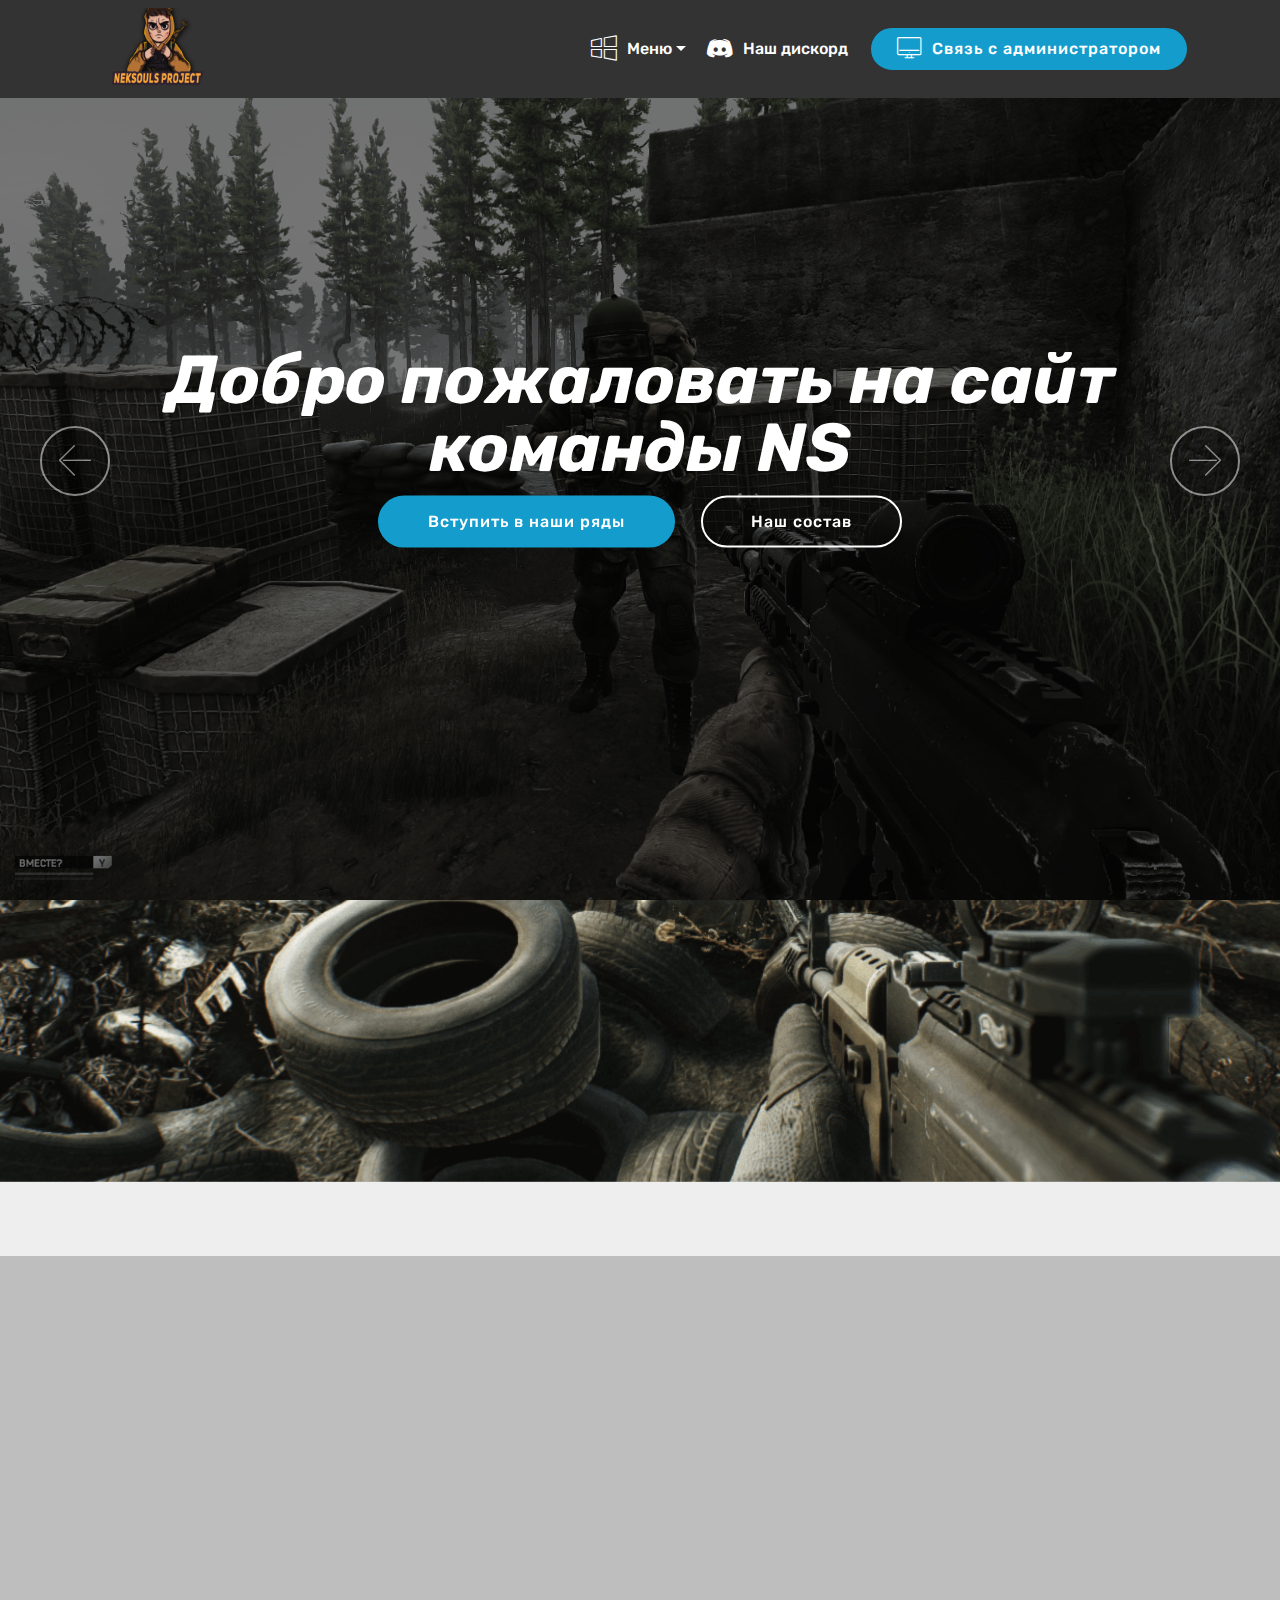
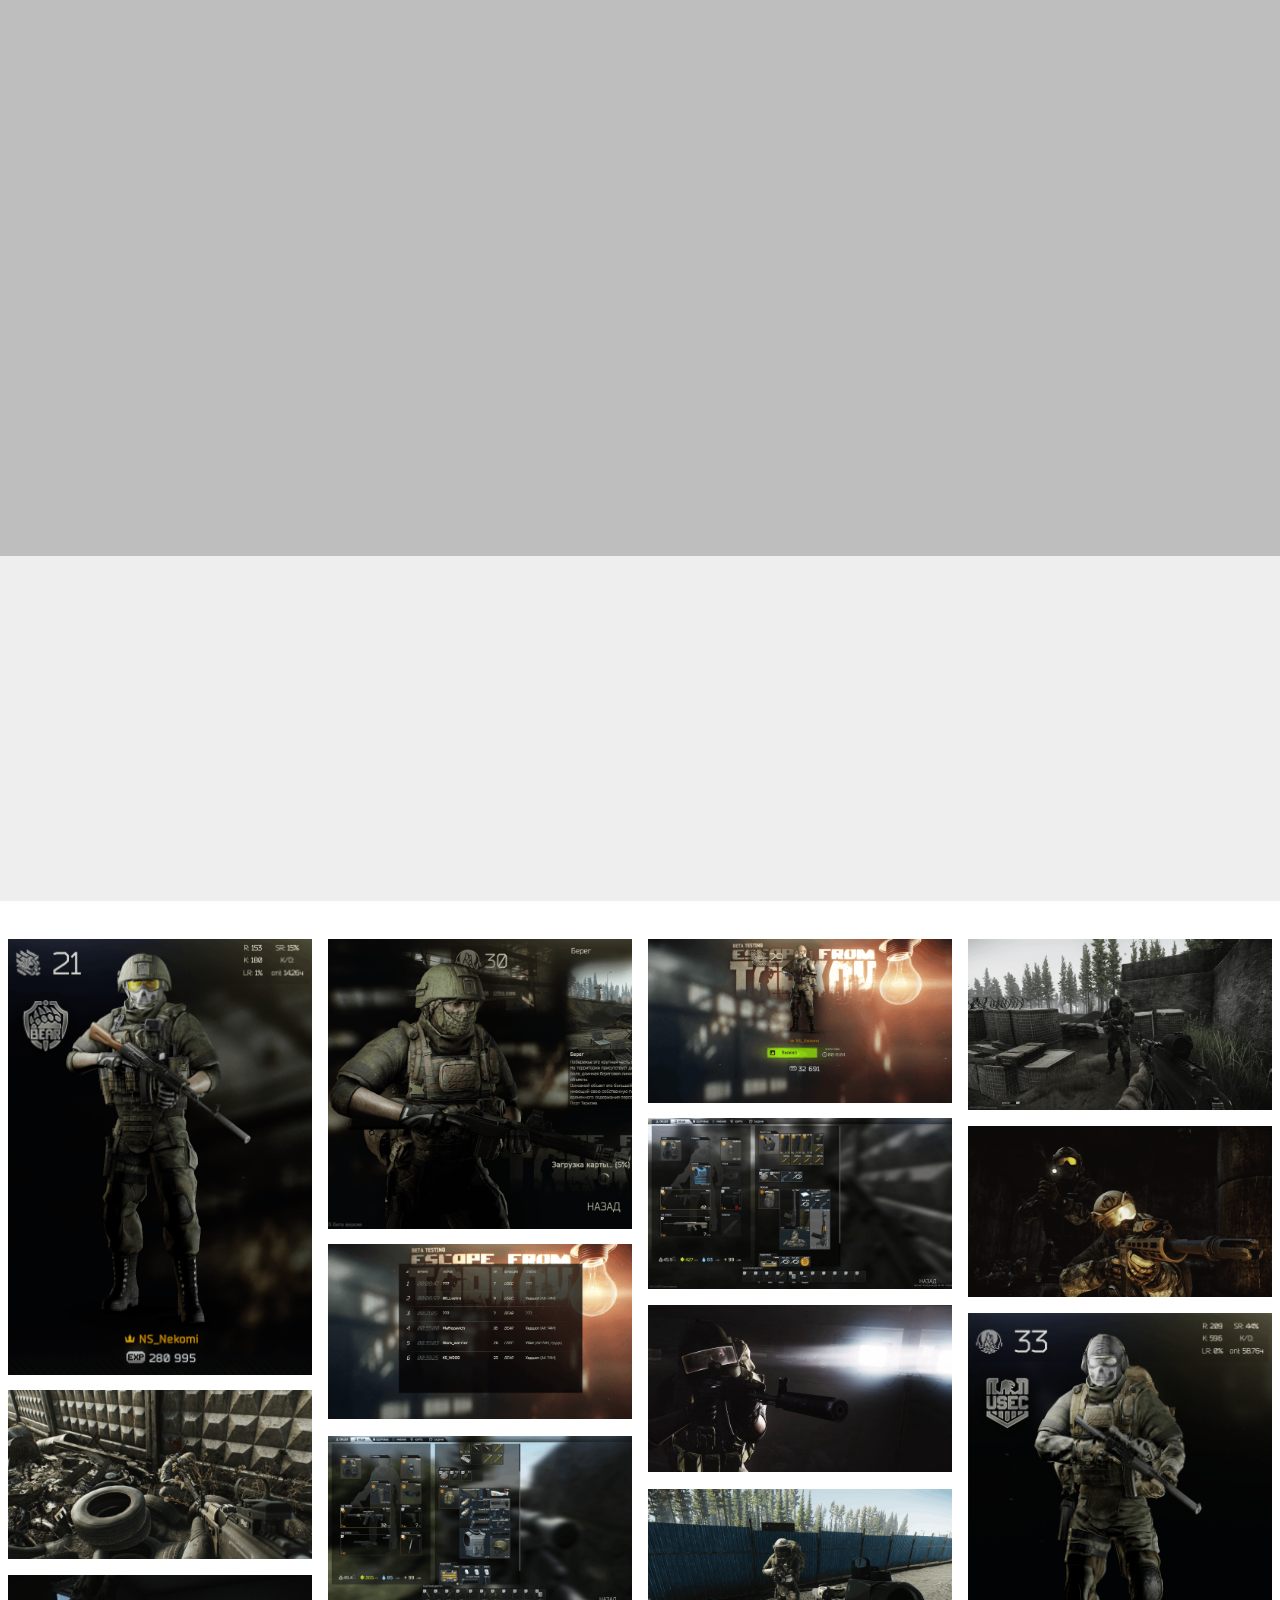
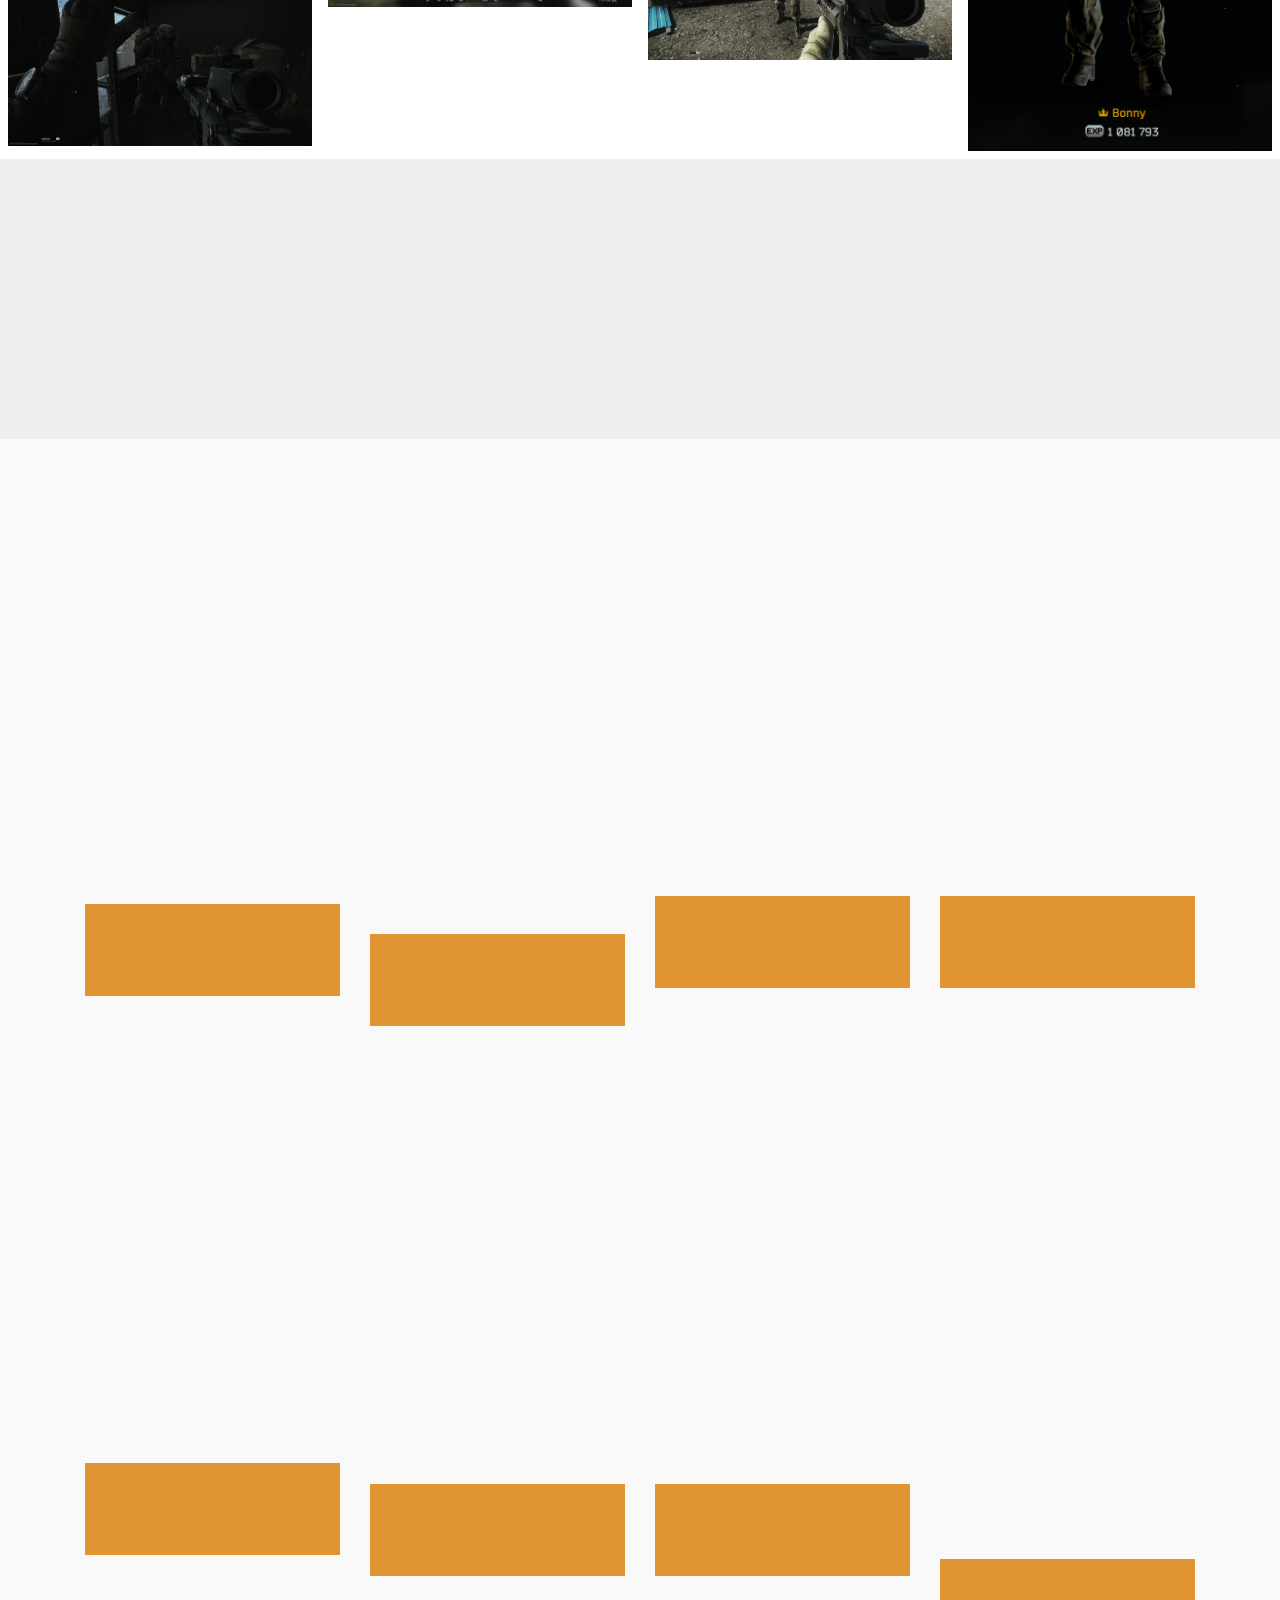
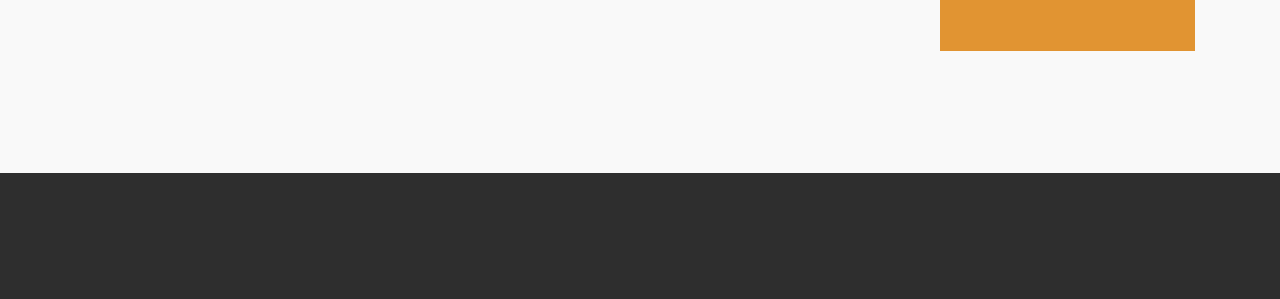
<file: index.html>
<!DOCTYPE html>
<html >
<head>
  <!-- Site made with Mobirise Website Builder v4.7.6, https://mobirise.com -->
  <meta charset="UTF-8">
  <meta http-equiv="X-UA-Compatible" content="IE=edge">
  <meta name="generator" content="Mobirise v4.7.6, mobirise.com">
  <meta name="viewport" content="width=device-width, initial-scale=1, minimum-scale=1">
  <link rel="shortcut icon" href="assets/images/nekomi-project-192x108.png" type="image/x-icon">
  <meta name="description" content="">
  <title>NS TEAM</title>
  <link rel="stylesheet" href="assets/web/assets/mobirise-icons/mobirise-icons.css">
  <link rel="stylesheet" href="assets/tether/tether.min.css">
  <link rel="stylesheet" href="assets/soundcloud-plugin/style.css">
  <link rel="stylesheet" href="assets/bootstrap/css/bootstrap.min.css">
  <link rel="stylesheet" href="assets/bootstrap/css/bootstrap-grid.min.css">
  <link rel="stylesheet" href="assets/bootstrap/css/bootstrap-reboot.min.css">
  <link rel="stylesheet" href="assets/socicon/css/styles.css">
  <link rel="stylesheet" href="assets/animatecss/animate.min.css">
  <link rel="stylesheet" href="assets/dropdown/css/style.css">
  <link rel="stylesheet" href="assets/theme/css/style.css">
  <link rel="stylesheet" href="assets/gallery/style.css">
  <link rel="stylesheet" href="assets/mobirise/css/mbr-additional.css" type="text/css">
  
  
  
</head>
<body>
  <section class="menu cid-qT5l8gWbj0" once="menu" id="menu1-0">

    

    <nav class="navbar navbar-expand beta-menu navbar-dropdown align-items-center navbar-fixed-top navbar-toggleable-sm">
        <button class="navbar-toggler navbar-toggler-right" type="button" data-toggle="collapse" data-target="#navbarSupportedContent" aria-controls="navbarSupportedContent" aria-expanded="false" aria-label="Toggle navigation">
            <div class="hamburger">
                <span></span>
                <span></span>
                <span></span>
                <span></span>
            </div>
        </button>
        <div class="menu-logo">
            <div class="navbar-brand">
                <span class="navbar-logo">
                    <a href="index.html#content5-8">
                         <img src="assets/images/nekomi-project-192x108.png" alt="Mobirise" title="" style="height: 5.1rem;">
                    </a>
                </span>
                <span class="navbar-caption-wrap"><a class="navbar-caption text-white display-4" href="https://mobirise.com"></a></span>
            </div>
        </div>
        <div class="collapse navbar-collapse" id="navbarSupportedContent">
            <ul class="navbar-nav nav-dropdown" data-app-modern-menu="true"><li class="nav-item dropdown open">
                    <a class="nav-link link text-white dropdown-toggle display-4" href="https://mobirise.com" data-toggle="dropdown-submenu" aria-expanded="true"><span class="mbri-windows mbr-iconfont mbr-iconfont-btn"></span>
                        
                        Меню</a><div class="dropdown-menu"><a class="text-white dropdown-item display-4" href="index.html#slider1-k" aria-expanded="false"><span class="mbri-cursor-click mbr-iconfont mbr-iconfont-btn"></span>Главная</a><a class="text-white dropdown-item display-4" href="index.html#header8-2"><span class="mbri-play mbr-iconfont mbr-iconfont-btn"></span>Интро</a><a class="text-white dropdown-item display-4" href="index.html#content5-8" aria-expanded="false"><span class="mbri-globe mbr-iconfont mbr-iconfont-btn"></span>Вступить в наши ряды</a><a class="text-white dropdown-item display-4" href="index.html#features16-b" aria-expanded="false"><span class="mbri-numbered-list mbr-iconfont mbr-iconfont-btn"></span>Наш состав</a></div>
                </li>
                <li class="nav-item">
                    <a class="nav-link link text-white display-4" href="https://discord.gg/4GHkgbh"><span class="socicon socicon-discord mbr-iconfont mbr-iconfont-btn"></span>
                        
                        Наш дискорд</a>
                </li></ul>
            <div class="navbar-buttons mbr-section-btn"><a class="btn btn-sm btn-primary display-4" href="https://vk.com/kikosh89"><span class="mbri-desktop mbr-iconfont mbr-iconfont-btn"></span>
                    
                    Связь с администратором</a></div>
        </div>
    </nav>
</section>

<section class="engine"><a href="https://mobirise.me/q">free responsive site templates</a></section><section class="carousel slide cid-qT89BB3iqO" data-interval="false" id="slider1-k">

    

    <div class="full-screen"><div class="mbr-slider slide carousel" data-pause="true" data-keyboard="false" data-ride="carousel" data-interval="5000"><div class="carousel-inner" role="listbox"><div class="carousel-item slider-fullscreen-image" data-bg-video-slide="false" style="background-image: url(assets/images/58if-egnyg0-2000x1102.jpg);"><div class="container container-slide"><div class="image_wrapper"><div class="mbr-overlay"></div><img src="assets/images/58if-egnyg0-2000x1102.jpg"><div class="carousel-caption justify-content-center"><div class="col-10 align-center"><h2 class="mbr-fonts-style display-1"><strong><em>Добро пожаловать на сайт </em></strong><br><strong><em>команды NS</em></strong></h2><div class="mbr-section-btn" buttons="0"><a class="btn  display-4 btn-primary" href="index.html#content5-8">Вступить в наши ряды</a> <a class="btn  btn-white-outline display-4" href="index.html#content5-c">Наш состав</a></div></div></div></div></div></div><div class="carousel-item slider-fullscreen-image" data-bg-video-slide="false" style="background-image: url(assets/images/mossawi-924913440831-20170410164755-956530839670-1920x1080.jpg);"><div class="container container-slide"><div class="image_wrapper"><div class="mbr-overlay"></div><img src="assets/images/mossawi-924913440831-20170410164755-956530839670-1920x1080.jpg"><div class="carousel-caption justify-content-center"><div class="col-10 align-center"><h2 class="mbr-fonts-style display-1"><strong><em>Добро пожаловать на сайт 
</em></strong><div><strong><em>команды NS</em></strong></div></h2><div class="mbr-section-btn" buttons="0"><a class="btn  btn-primary display-4" href="index.html#content5-8">Вступить в наши ряды</a> <a class="btn  btn-white-outline display-4" href="index.html#content5-c">Наш состав</a></div></div></div></div></div></div><div class="carousel-item slider-fullscreen-image active" data-bg-video-slide="false" style="background-image: url(assets/images/2018-05-2318-52-867.1-41.2-1.7-0.0-0.6-0.0-0.8-1920x1080.png);"><div class="container container-slide"><div class="image_wrapper"><div class="mbr-overlay"></div><img src="assets/images/2018-05-2318-52-867.1-41.2-1.7-0.0-0.6-0.0-0.8-1920x1080.png"><div class="carousel-caption justify-content-center"><div class="col-10 align-center"><h2 class="mbr-fonts-style display-1"><strong><em>Добро пожаловать на сайт 
</em></strong><div><strong><em>команды NS</em></strong></div></h2><div class="mbr-section-btn" buttons="0"><a class="btn display-4 btn-primary" href="index.html#content5-8">Вступить в наши ряды</a> <a class="btn  btn-white-outline display-4" href="index.html#content5-c">Наш состав</a></div></div></div></div></div></div></div><a data-app-prevent-settings="" class="carousel-control carousel-control-prev" role="button" data-slide="prev" href="#slider1-k"><span aria-hidden="true" class="mbri-left mbr-iconfont"></span><span class="sr-only">Previous</span></a><a data-app-prevent-settings="" class="carousel-control carousel-control-next" role="button" data-slide="next" href="#slider1-k"><span aria-hidden="true" class="mbri-right mbr-iconfont"></span><span class="sr-only">Next</span></a></div></div>

</section>

<section class="mbr-section content5 cid-qT5t30PQv5 mbr-parallax-background" id="content5-7">

    

    

    <div class="container">
        <div class="media-container-row">
            <div class="title col-12 col-md-8">
                <h2 class="align-center mbr-bold mbr-white pb-3 mbr-fonts-style display-1">&nbsp; &nbsp; &nbsp;ИНТРО&nbsp;</h2>
                <h3 class="mbr-section-subtitle align-center mbr-light mbr-white pb-3 mbr-fonts-style display-5"></h3>
                
                
            </div>
        </div>
    </div>
</section>

<section class="header8 cid-qT5mv3KfiU mbr-fullscreen" data-bg-video="https://www.youtube.com/watch?v=G5cmdD1-Xp4" id="header8-2">

    

    <div class="mbr-overlay" style="opacity: 0.2; background-color: rgb(0, 0, 0);">
    </div>

    <div class="container align-center">
        <div class="row justify-content-md-center">
            <div class="mbr-white col-md-10">
                
                
                
                
                
            </div>
        </div>
    </div>
    
</section>

<section class="mbr-section content5 cid-qT5tmvb9hD mbr-parallax-background" id="content5-8">

    

    

    <div class="container">
        <div class="media-container-row">
            <div class="title col-12 col-md-8">
                <h2 class="align-center mbr-bold mbr-white pb-3 mbr-fonts-style display-1">
                    Вступить в наши ряды</h2>
                
                
                <div class="mbr-section-btn align-center"><a class="btn btn-primary display-4" href="page2.html">Escape from Tarkov</a>
                    <a class="btn btn-white-outline display-4" href="page1.html">Counter-Strike Global Offensive</a></div>
            </div>
        </div>
    </div>
</section>

<section class="mbr-gallery mbr-slider-carousel cid-qT5tPYHO0K" id="gallery3-a">

    

    <div>
        <div><!-- Filter --><!-- Gallery --><div class="mbr-gallery-row"><div class="mbr-gallery-layout-default"><div><div><div class="mbr-gallery-item mbr-gallery-item--p1" data-video-url="false" data-tags="Потрясающие"><div href="#lb-gallery3-a" data-slide-to="0" data-toggle="modal"><img src="assets/images/screenshot-19-618x886-618x886.png" alt="" title=""><span class="icon-focus"></span></div></div><div class="mbr-gallery-item mbr-gallery-item--p1" data-video-url="false" data-tags="Отзывчивый"><div href="#lb-gallery3-a" data-slide-to="1" data-toggle="modal"><img src="assets/images/321321312-2-978x933-800x763.png" alt="" title=""><span class="icon-focus"></span></div></div><div class="mbr-gallery-item mbr-gallery-item--p1" data-video-url="false" data-tags="Творческий"><div href="#lb-gallery3-a" data-slide-to="2" data-toggle="modal"><img src="assets/images/54754754745-2-1574x848-800x431.png" alt="" title=""><span class="icon-focus"></span></div></div><div class="mbr-gallery-item mbr-gallery-item--p1" data-video-url="false" data-tags="Анимированный"><div href="#lb-gallery3-a" data-slide-to="3" data-toggle="modal"><img src="assets/images/2018-05-2318-52-867.1-41.2-1.7-0.0-0.6-0.0-0.8-1920x1080-800x450.png" alt="" title=""><span class="icon-focus"></span></div></div><div class="mbr-gallery-item mbr-gallery-item--p1" data-video-url="false" data-tags="Потрясающие"><div href="#lb-gallery3-a" data-slide-to="4" data-toggle="modal"><img src="assets/images/unknown-1920x1080-800x450.png" alt="" title=""><span class="icon-focus"></span></div></div><div class="mbr-gallery-item mbr-gallery-item--p1" data-video-url="false" data-tags="Потрясающие"><div href="#lb-gallery3-a" data-slide-to="5" data-toggle="modal"><img src="assets/images/update08-1000x563-800x450.png" alt="" title=""><span class="icon-focus"></span></div></div><div class="mbr-gallery-item mbr-gallery-item--p1" data-video-url="false" data-tags="Отзывчивый"><div href="#lb-gallery3-a" data-slide-to="6" data-toggle="modal"><img src="assets/images/screenshot-10-1408x812-800x461.png" alt="" title=""><span class="icon-focus"></span></div></div><div class="mbr-gallery-item mbr-gallery-item--p1" data-video-url="false" data-tags="Анимированный"><div href="#lb-gallery3-a" data-slide-to="7" data-toggle="modal"><img src="assets/images/58if-egnyg0-2000x1102-800x441.jpg" alt="" title=""><span class="icon-focus"></span></div></div><div class="mbr-gallery-item mbr-gallery-item--p1" data-video-url="false" data-tags="Escape from Tarkov"><div href="#lb-gallery3-a" data-slide-to="8" data-toggle="modal"><img src="assets/images/2018-05-2609-54-624x900-624x900.png" alt="" title=""><span class="icon-focus"></span></div></div><div class="mbr-gallery-item mbr-gallery-item--p1" data-video-url="false" data-tags="Анимированный"><div href="#lb-gallery3-a" data-slide-to="9" data-toggle="modal"><img src="assets/images/screenshot-4-1233x684-800x444.png" alt="" title=""><span class="icon-focus"></span></div></div><div class="mbr-gallery-item mbr-gallery-item--p1" data-video-url="false" data-tags="Анимированный"><div href="#lb-gallery3-a" data-slide-to="10" data-toggle="modal"><img src="assets/images/2018-05-2600-55-150.1-16.1-278.2-0.1-0.8-0.1-0.6-1920x1080-800x450.png" alt="" title=""><span class="icon-focus"></span></div></div><div class="mbr-gallery-item mbr-gallery-item--p1" data-video-url="false" data-tags="Escape from Tarkov"><div href="#lb-gallery3-a" data-slide-to="11" data-toggle="modal"><img src="assets/images/2018-05-2702-21-685.4-58.0-500.3-0.0-1.0-0.1-0.2-1920x1080-800x450.png" alt="" title=""><span class="icon-focus"></span></div></div><div class="mbr-gallery-item mbr-gallery-item--p1" data-video-url="false" data-tags="Escape from Tarkov"><div href="#lb-gallery3-a" data-slide-to="12" data-toggle="modal"><img src="assets/images/2018-05-2702-38-287.8-0.6-87.6-0.1-0.6-0.0-0.8-1920x1080-800x450.png" alt="" title=""><span class="icon-focus"></span></div></div></div></div><div class="clearfix"></div></div></div><!-- Lightbox --><div data-app-prevent-settings="" class="mbr-slider modal fade carousel slide" tabindex="-1" data-keyboard="true" data-interval="false" id="lb-gallery3-a"><div class="modal-dialog"><div class="modal-content"><div class="modal-body"><div class="carousel-inner"><div class="carousel-item"><img src="assets/images/screenshot-19-618x886.png" alt="" title=""></div><div class="carousel-item"><img src="assets/images/321321312-2-978x933.png" alt="" title=""></div><div class="carousel-item"><img src="assets/images/54754754745-2-1574x848.png" alt="" title=""></div><div class="carousel-item"><img src="assets/images/2018-05-2318-52-867.1-41.2-1.7-0.0-0.6-0.0-0.8-1920x1080.png" alt="" title=""></div><div class="carousel-item"><img src="assets/images/unknown-1920x1080.png" alt="" title=""></div><div class="carousel-item"><img src="assets/images/update08-1000x563.png" alt="" title=""></div><div class="carousel-item"><img src="assets/images/screenshot-10-1408x812.png" alt="" title=""></div><div class="carousel-item"><img src="assets/images/58if-egnyg0-2000x1102.jpg" alt="" title=""></div><div class="carousel-item"><img src="assets/images/2018-05-2609-54-624x900.png" alt="" title=""></div><div class="carousel-item"><img src="assets/images/screenshot-4-1233x684.png" alt="" title=""></div><div class="carousel-item"><img src="assets/images/2018-05-2600-55-150.1-16.1-278.2-0.1-0.8-0.1-0.6-1920x1080.png" alt="" title=""></div><div class="carousel-item"><img src="assets/images/2018-05-2702-21-685.4-58.0-500.3-0.0-1.0-0.1-0.2-1920x1080.png" alt="" title=""></div><div class="carousel-item active"><img src="assets/images/2018-05-2702-38-287.8-0.6-87.6-0.1-0.6-0.0-0.8-1920x1080.png" alt="" title=""></div></div><a class="carousel-control carousel-control-prev" role="button" data-slide="prev" href="#lb-gallery3-a"><span class="mbri-left mbr-iconfont" aria-hidden="true"></span><span class="sr-only">Previous</span></a><a class="carousel-control carousel-control-next" role="button" data-slide="next" href="#lb-gallery3-a"><span class="mbri-right mbr-iconfont" aria-hidden="true"></span><span class="sr-only">Next</span></a><a class="close" href="#" role="button" data-dismiss="modal"><span class="sr-only">Close</span></a></div></div></div></div></div>
    </div>

</section>

<section class="mbr-section content5 cid-qT5xvohx6s mbr-parallax-background" id="content5-c">

    

    

    <div class="container">
        <div class="media-container-row">
            <div class="title col-12 col-md-8">
                <h2 class="align-center mbr-bold mbr-white pb-3 mbr-fonts-style display-1">Наша великолепная команда</h2>
                
                
                
            </div>
        </div>
    </div>
</section>

<section class="features16 cid-qT5vCJKinn" id="features16-b">
    
    
    
    <div class="container align-center">
        <h2 class="pb-3 mbr-fonts-style mbr-section-title display-2">Escape from Tarkov</h2>
        
        <div class="row media-row">
            
        <div class="team-item col-lg-3 col-md-6">
                <div class="item-image">
                    <img src="assets/images/4469456-2-510x710.png" alt="" title="">
                </div>
                <div class="item-caption py-3">
                    <div class="item-name px-2">
                        <p class="mbr-fonts-style display-5"><strong>Артем</strong></p>
                    </div>
                    <div class="item-role px-2">
                        <p>Nekomi</p>
                    </div>
                    
                </div>
            </div><div class="team-item col-lg-3 col-md-6">
                <div class="item-image">
                    <img src="assets/images/2018-05-2609-54-510x736.png" alt="" title="">
                </div>
                <div class="item-caption py-3">
                    <div class="item-name px-2">
                        <p class="mbr-fonts-style display-5"><strong>Артем</strong></p>
                    </div>
                    <div class="item-role px-2">
                        <p>Bonny</p>
                    </div>
                    
                </div>
            </div><div class="team-item col-lg-3 col-md-6">
                <div class="item-image">
                    <img src="assets/images/face6.jpg">
                </div>
                <div class="item-caption py-3">
                    <div class="item-name px-2">
                        <p class="mbr-fonts-style display-5">Евгений</p>
                    </div>
                    <div class="item-role px-2">
                        <p>Estus Souls</p>
                    </div>
                    
                </div>
            </div><div class="team-item col-lg-3 col-md-6">
                <div class="item-image">
                    <img src="assets/images/face6.jpg">
                </div>
                <div class="item-caption py-3">
                    <div class="item-name px-2">
                        <p class="mbr-fonts-style display-5">gg</p>
                    </div>
                    <div class="item-role px-2">
                        <p>----</p>
                    </div>
                    
                </div>
            </div></div>    
    </div>
</section>

<section class="features16 cid-qT5yPwzSAA" id="features16-e">
    
    
    
    <div class="container align-center">
        <h2 class="pb-3 mbr-fonts-style mbr-section-title display-2">
            Counter Strike Global Offensive</h2>
        
        <div class="row media-row">
            
        <div class="team-item col-lg-3 col-md-6">
                <div class="item-image">
                    <img src="assets/images/nekomi-png-510x287.png" alt="" title="">
                </div>
                <div class="item-caption py-3">
                    <div class="item-name px-2">
                        <p class="mbr-fonts-style display-5"><strong>
                           Nekomi</strong><strong><br></strong></p>
                    </div>
                    <div class="item-role px-2">
                        <p>Rifler/Awper</p>
                    </div>
                    
                </div>
            </div><div class="team-item col-lg-3 col-md-6">
                <div class="item-image">
                    <img src="assets/images/unnamed-510x510.jpg" alt="" title="">
                </div>
                <div class="item-caption py-3">
                    <div class="item-name px-2">
                        <p class="mbr-fonts-style display-5"><strong>Jenko</strong><strong><br></strong></p>
                    </div>
                    <div class="item-role px-2">
                        <p>Rifler/second AWP</p>
                    </div>
                    
                </div>
            </div><div class="team-item col-lg-3 col-md-6">
                <div class="item-image">
                    <img src="assets/images/afd4d7a113a7e7bea049a088fdf63ff9d27135ff-full-184x184.jpg" alt="" title="">
                </div>
                <div class="item-caption py-3">
                    <div class="item-name px-2">
                        <p class="mbr-fonts-style display-5">
                           J.Coal | ASSSS</p>
                    </div>
                    <div class="item-role px-2">
                        <p>Support/Riffler</p>
                    </div>
                    
                </div>
            </div><div class="team-item col-lg-3 col-md-6">
                <div class="item-image">
                    <img src="assets/images/face6.jpg">
                </div>
                <div class="item-caption py-3">
                    <div class="item-name px-2">
                        <p class="mbr-fonts-style display-5">
                           -
                        </p>
                    </div>
                    <div class="item-role px-2">
                        <p>Eagle</p>
                    </div>
                    
                </div>
            </div></div>    
    </div>
</section>

<section once="" class="cid-qT5xImz9Bn" id="footer7-d">

    

    

    <div class="container">
        <div class="media-container-row align-center mbr-white">
            <div class="row row-links">
                <ul class="foot-menu">
                    
                    
                    
                    
                    
                <li class="foot-menu-item mbr-fonts-style display-7">
                        &nbsp; &nbsp; &nbsp; &nbsp; &nbsp; &nbsp; &nbsp; &nbsp; &nbsp; &nbsp; &nbsp; &nbsp; &nbsp; &nbsp; &nbsp; &nbsp; &nbsp; &nbsp; &nbsp; &nbsp; &nbsp; &nbsp; &nbsp; &nbsp;<a class="text-white mbr-bold" href="index.html#header6-1" target="_blank">О нас</a>
                    </li><li class="foot-menu-item mbr-fonts-style display-7">
                        <a class="text-white mbr-bold" href="#" target="_blank">Сервис</a>
                    </li><li class="foot-menu-item mbr-fonts-style display-7">
                        <a class="text-white mbr-bold" href="https://vk.com/kikosh89" target="_blank">Связаться</a>
                    </li><li class="foot-menu-item mbr-fonts-style display-7"></li><li class="foot-menu-item mbr-fonts-style display-7">&nbsp; &nbsp; &nbsp; &nbsp; &nbsp; &nbsp; &nbsp; &nbsp; &nbsp; &nbsp; &nbsp;</li></ul>
            </div>
            
            <div class="row row-copirayt">
                <p class="mbr-text mb-0 mbr-fonts-style mbr-white align-center display-7">&nbsp; &nbsp; &nbsp; &nbsp; &nbsp; &nbsp; &nbsp; &nbsp;© nekomicorporation - все права защищены
                </p>
            </div>
        </div>
    </div>
</section>


  <script src="assets/web/assets/jquery/jquery.min.js"></script>
  <script src="assets/popper/popper.min.js"></script>
  <script src="assets/tether/tether.min.js"></script>
  <script src="assets/bootstrap/js/bootstrap.min.js"></script>
  <script src="assets/ytplayer/jquery.mb.ytplayer.min.js"></script>
  <script src="assets/vimeoplayer/jquery.mb.vimeo_player.js"></script>
  <script src="assets/masonry/masonry.pkgd.min.js"></script>
  <script src="assets/imagesloaded/imagesloaded.pkgd.min.js"></script>
  <script src="assets/smoothscroll/smooth-scroll.js"></script>
  <script src="assets/viewportchecker/jquery.viewportchecker.js"></script>
  <script src="assets/parallax/jarallax.min.js"></script>
  <script src="assets/dropdown/js/script.min.js"></script>
  <script src="assets/touchswipe/jquery.touch-swipe.min.js"></script>
  <script src="assets/playervimeo/vimeo_player.js"></script>
  <script src="assets/bootstrapcarouselswipe/bootstrap-carousel-swipe.js"></script>
  <script src="assets/theme/js/script.js"></script>
  <script src="assets/slidervideo/script.js"></script>
  <script src="assets/gallery/player.min.js"></script>
  <script src="assets/gallery/script.js"></script>
  
  
 <div id="scrollToTop" class="scrollToTop mbr-arrow-up"><a style="text-align: center;"><i></i></a></div>
    <input name="animation" type="hidden">
  </body>
</html>
</file>
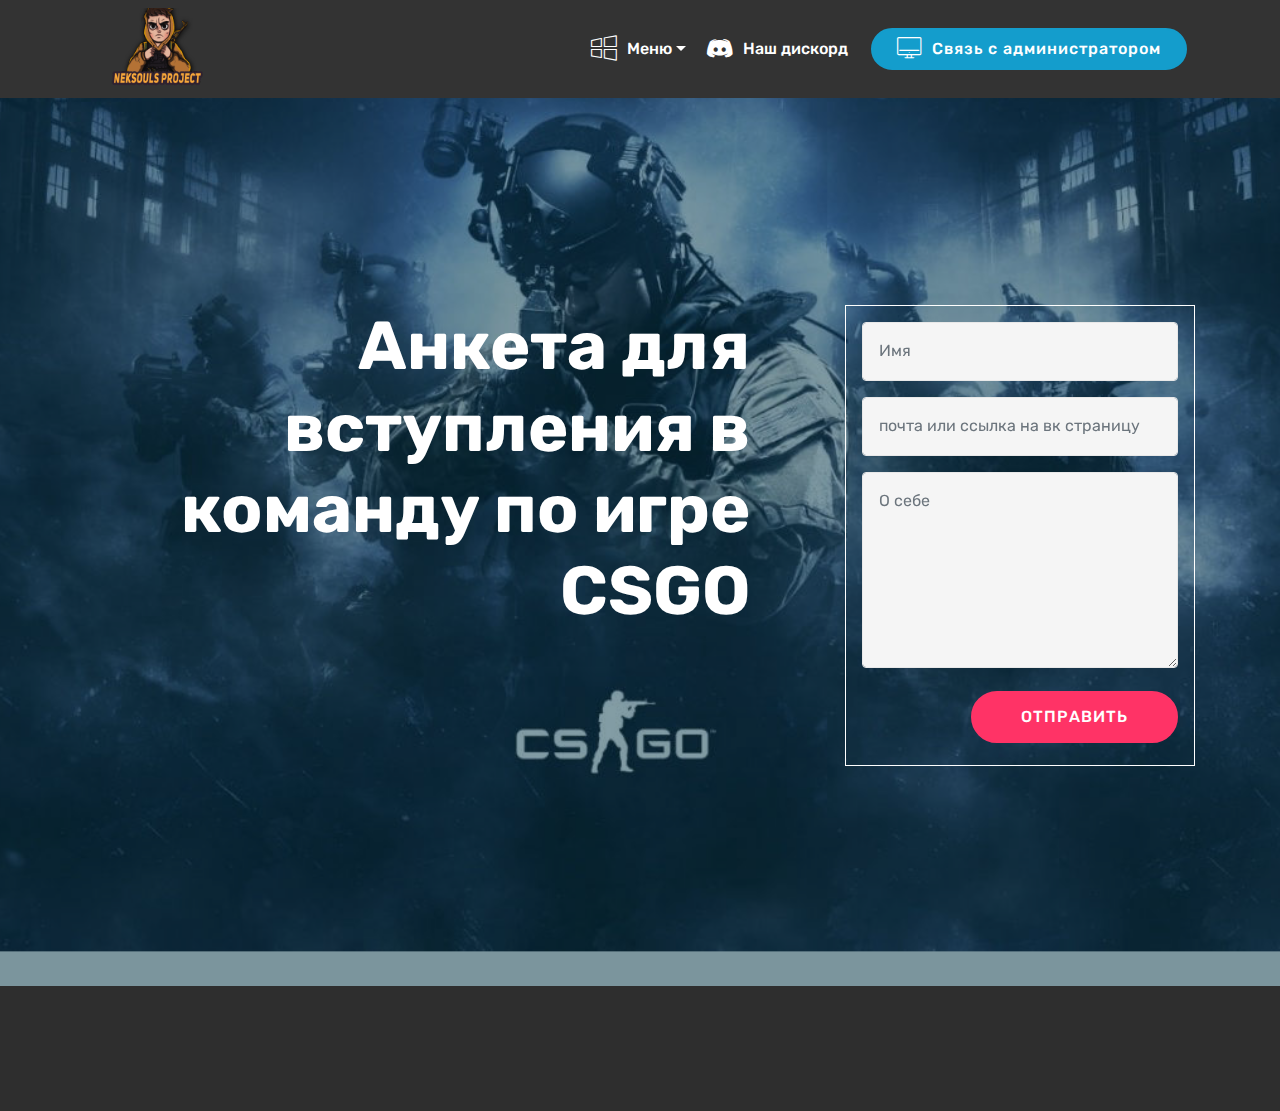
<file: page1.html>
<!DOCTYPE html>
<html >
<head>
  <!-- Site made with Mobirise Website Builder v4.7.6, https://mobirise.com -->
  <meta charset="UTF-8">
  <meta http-equiv="X-UA-Compatible" content="IE=edge">
  <meta name="generator" content="Mobirise v4.7.6, mobirise.com">
  <meta name="viewport" content="width=device-width, initial-scale=1, minimum-scale=1">
  <link rel="shortcut icon" href="assets/images/nekomi-project-192x108.png" type="image/x-icon">
  <meta name="description" content="Web Generator Description">
  <title>Counter Strike form</title>
  <link rel="stylesheet" href="assets/web/assets/mobirise-icons/mobirise-icons.css">
  <link rel="stylesheet" href="assets/tether/tether.min.css">
  <link rel="stylesheet" href="assets/soundcloud-plugin/style.css">
  <link rel="stylesheet" href="assets/bootstrap/css/bootstrap.min.css">
  <link rel="stylesheet" href="assets/bootstrap/css/bootstrap-grid.min.css">
  <link rel="stylesheet" href="assets/bootstrap/css/bootstrap-reboot.min.css">
  <link rel="stylesheet" href="assets/dropdown/css/style.css">
  <link rel="stylesheet" href="assets/socicon/css/styles.css">
  <link rel="stylesheet" href="assets/animatecss/animate.min.css">
  <link rel="stylesheet" href="assets/theme/css/style.css">
  <link rel="stylesheet" href="assets/mobirise/css/mbr-additional.css" type="text/css">
  
  
  
</head>
<body>
  <section class="menu cid-qT5l8gWbj0" once="menu" id="menu1-4">

    

    <nav class="navbar navbar-expand beta-menu navbar-dropdown align-items-center navbar-fixed-top navbar-toggleable-sm">
        <button class="navbar-toggler navbar-toggler-right" type="button" data-toggle="collapse" data-target="#navbarSupportedContent" aria-controls="navbarSupportedContent" aria-expanded="false" aria-label="Toggle navigation">
            <div class="hamburger">
                <span></span>
                <span></span>
                <span></span>
                <span></span>
            </div>
        </button>
        <div class="menu-logo">
            <div class="navbar-brand">
                <span class="navbar-logo">
                    <a href="index.html#content5-8">
                         <img src="assets/images/nekomi-project-192x108.png" alt="Mobirise" title="" style="height: 5.1rem;">
                    </a>
                </span>
                <span class="navbar-caption-wrap"><a class="navbar-caption text-white display-4" href="https://mobirise.com"></a></span>
            </div>
        </div>
        <div class="collapse navbar-collapse" id="navbarSupportedContent">
            <ul class="navbar-nav nav-dropdown" data-app-modern-menu="true"><li class="nav-item dropdown open">
                    <a class="nav-link link text-white dropdown-toggle display-4" href="https://mobirise.com" data-toggle="dropdown-submenu" aria-expanded="true"><span class="mbri-windows mbr-iconfont mbr-iconfont-btn"></span>
                        
                        Меню</a><div class="dropdown-menu"><a class="text-white dropdown-item display-4" href="index.html#slider1-k" aria-expanded="false"><span class="mbri-cursor-click mbr-iconfont mbr-iconfont-btn"></span>Главная</a><a class="text-white dropdown-item display-4" href="index.html#header8-2"><span class="mbri-play mbr-iconfont mbr-iconfont-btn"></span>Интро</a><a class="text-white dropdown-item display-4" href="index.html#content5-8" aria-expanded="false"><span class="mbri-globe mbr-iconfont mbr-iconfont-btn"></span>Вступить в наши ряды</a><a class="text-white dropdown-item display-4" href="index.html#features16-b" aria-expanded="false"><span class="mbri-numbered-list mbr-iconfont mbr-iconfont-btn"></span>Наш состав</a></div>
                </li>
                <li class="nav-item">
                    <a class="nav-link link text-white display-4" href="https://discord.gg/4GHkgbh"><span class="socicon socicon-discord mbr-iconfont mbr-iconfont-btn"></span>
                        
                        Наш дискорд</a>
                </li></ul>
            <div class="navbar-buttons mbr-section-btn"><a class="btn btn-sm btn-primary display-4" href="https://vk.com/kikosh89"><span class="mbri-desktop mbr-iconfont mbr-iconfont-btn"></span>
                    
                    Связь с администратором</a></div>
        </div>
    </nav>
</section>

<section class="engine"><a href="https://mobirise.me/r">free bootstrap template</a></section><section once="" class="cid-qT5DSNefRu" id="footer6-h">

    

    

    <div class="container">
        <div class="media-container-row align-center mbr-white">
            <div class="col-12">
                <p class="mbr-text mb-0 mbr-fonts-style display-7">
                    © Copyright 2018 Mobirise - все права защищены
                </p>
            </div>
        </div>
    </div>
</section>

<section class="cid-qT5D59fshL mbr-fullscreen mbr-parallax-background" id="header15-g">

    

    <div class="mbr-overlay" style="opacity: 0.5; background-color: rgb(7, 59, 76);"></div>

    <div class="container align-right">
<div class="row">
    <div class="mbr-white col-lg-8 col-md-7 content-container">
        <h1 class="mbr-section-title mbr-bold pb-3 mbr-fonts-style display-1">Анкета для вступления в команду по игре CSGO</h1>
        
    </div>
    <div class="col-lg-4 col-md-5">
    <div class="form-container">
        <div class="media-container-column" data-form-type="formoid">
            <div data-form-alert="" hidden="" class="align-center">Спасибо за заполнение анкеты!Ждите ответа)</div>
            <form class="mbr-form" action="https://mobirise.com/" method="post" data-form-title="Mobirise Form"><input type="hidden" name="email" data-form-email="true" value="T5winpcwFVURzx+1nKtiuj3mM4zp9tNbgaA2tJm/iZtGTz7VliEddWX434E34T93o5bm5D7RZwBJnwtXGOR8uj7N0sNC14X52/f6RL3XK5E1+HL9ghViKgQV4D3y/j9k" data-form-field="Email">
                <div data-for="name">
                    <div class="form-group">
                        <input type="text" class="form-control px-3" name="name" data-form-field="Name" placeholder="Имя" required="" id="name-header15-g">
                    </div>
                </div>
                <div data-for="email">
                    <div class="form-group">
                        <input type="email" class="form-control px-3" name="email" data-form-field="Email" placeholder="почта или ссылка на вк страницу" required="" id="email-header15-g">
                    </div>
                </div>
                
                <div class="form-group" data-for="message">
                    <textarea type="text" class="form-control px-3" name="message" rows="7" placeholder="О себе" data-form-field="Message" id="message-header15-g"></textarea>
                </div>
                <span class="input-group-btn">
                    <button href="" type="submit" class="btn btn-secondary btn-form display-4">ОТПРАВИТЬ</button>
                </span>
            </form>
        </div>
    </div>
    </div>
</div>
    </div>
    
</section>

<section once="" class="cid-qT5E0UPSNB" id="footer7-j">

    

    

    <div class="container">
        <div class="media-container-row align-center mbr-white">
            <div class="row row-links">
                <ul class="foot-menu">
                    
                    
                    
                    
                    
                <li class="foot-menu-item mbr-fonts-style display-7">&nbsp;&nbsp;<a class="text-white mbr-bold" href="index.html#header6-1" target="_blank">О нас</a>
                    </li><li class="foot-menu-item mbr-fonts-style display-7"><a class="text-white mbr-bold" href="#" target="_blank">Сервис</a>
                    </li><li class="foot-menu-item mbr-fonts-style display-7">
                        <a class="text-white mbr-bold" href="https://vk.com/kikosh89" target="_blank">Связаться</a>
                    </li><li class="foot-menu-item mbr-fonts-style display-7"></li><li class="foot-menu-item mbr-fonts-style display-7">&nbsp; &nbsp; &nbsp; &nbsp; &nbsp; &nbsp; &nbsp; &nbsp; &nbsp; &nbsp; &nbsp;</li></ul>
            </div>
            
            <div class="row row-copirayt">
                <p class="mbr-text mb-0 mbr-fonts-style mbr-white align-center display-7">&nbsp; &nbsp; &nbsp; &nbsp; &nbsp; &nbsp; &nbsp; &nbsp;© nekomicorporation - все права защищены
                </p>
            </div>
        </div>
    </div>
</section>


  <script src="assets/web/assets/jquery/jquery.min.js"></script>
  <script src="assets/popper/popper.min.js"></script>
  <script src="assets/tether/tether.min.js"></script>
  <script src="assets/bootstrap/js/bootstrap.min.js"></script>
  <script src="assets/dropdown/js/script.min.js"></script>
  <script src="assets/touchswipe/jquery.touch-swipe.min.js"></script>
  <script src="assets/viewportchecker/jquery.viewportchecker.js"></script>
  <script src="assets/parallax/jarallax.min.js"></script>
  <script src="assets/smoothscroll/smooth-scroll.js"></script>
  <script src="assets/theme/js/script.js"></script>
  <script src="assets/formoid/formoid.min.js"></script>
  
  
 <div id="scrollToTop" class="scrollToTop mbr-arrow-up"><a style="text-align: center;"><i></i></a></div>
    <input name="animation" type="hidden">
  </body>
</html>
</file>
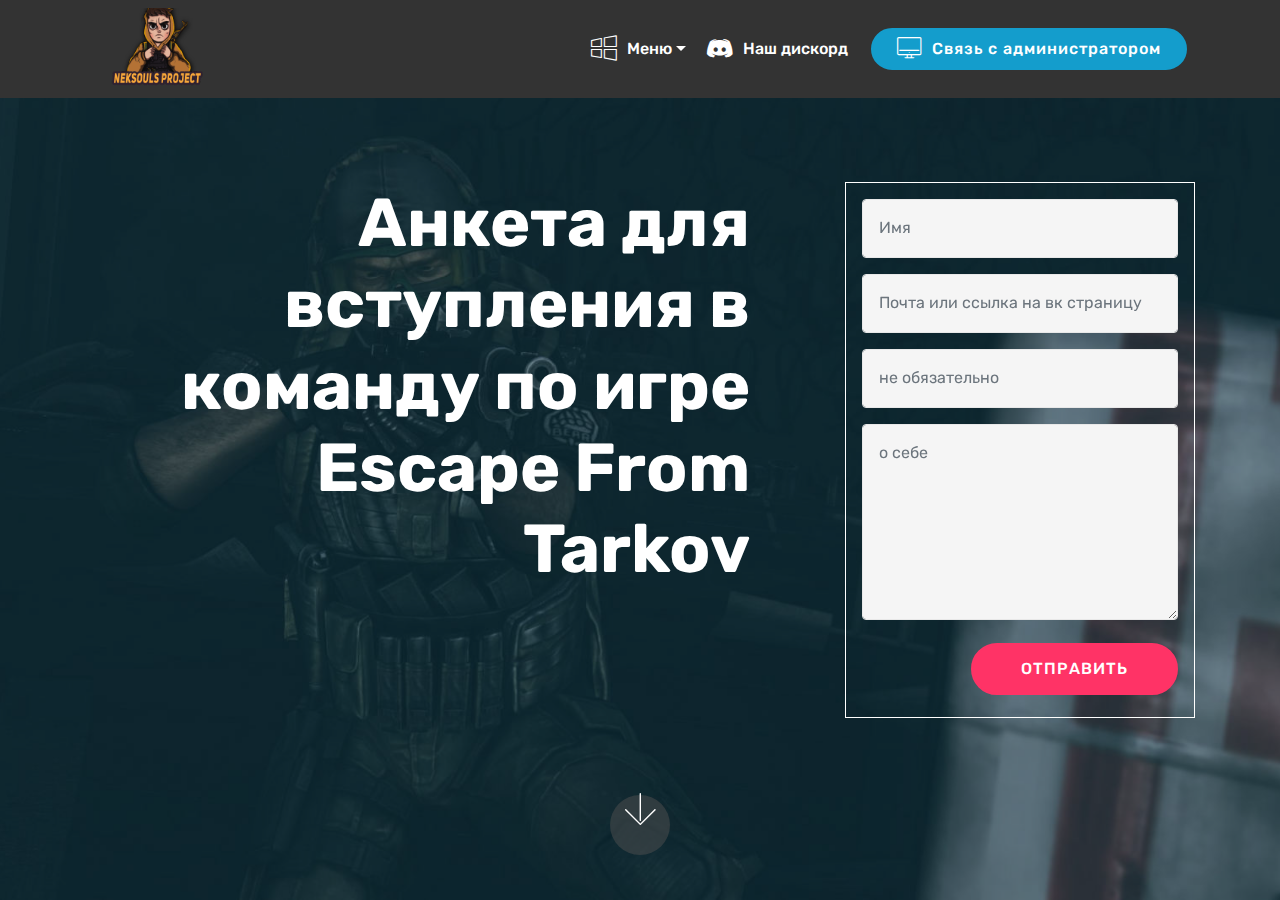
<file: page2.html>
<!DOCTYPE html>
<html >
<head>
  <!-- Site made with Mobirise Website Builder v4.7.6, https://mobirise.com -->
  <meta charset="UTF-8">
  <meta http-equiv="X-UA-Compatible" content="IE=edge">
  <meta name="generator" content="Mobirise v4.7.6, mobirise.com">
  <meta name="viewport" content="width=device-width, initial-scale=1, minimum-scale=1">
  <link rel="shortcut icon" href="assets/images/nekomi-project-192x108.png" type="image/x-icon">
  <meta name="description" content="Website Creator Description">
  <title>Escape From Tarkov form</title>
  <link rel="stylesheet" href="assets/web/assets/mobirise-icons/mobirise-icons.css">
  <link rel="stylesheet" href="assets/tether/tether.min.css">
  <link rel="stylesheet" href="assets/soundcloud-plugin/style.css">
  <link rel="stylesheet" href="assets/bootstrap/css/bootstrap.min.css">
  <link rel="stylesheet" href="assets/bootstrap/css/bootstrap-grid.min.css">
  <link rel="stylesheet" href="assets/bootstrap/css/bootstrap-reboot.min.css">
  <link rel="stylesheet" href="assets/dropdown/css/style.css">
  <link rel="stylesheet" href="assets/socicon/css/styles.css">
  <link rel="stylesheet" href="assets/animatecss/animate.min.css">
  <link rel="stylesheet" href="assets/theme/css/style.css">
  <link rel="stylesheet" href="assets/mobirise/css/mbr-additional.css" type="text/css">
  
  
  
</head>
<body>
  <section class="menu cid-qT5l8gWbj0" once="menu" id="menu1-5">

    

    <nav class="navbar navbar-expand beta-menu navbar-dropdown align-items-center navbar-fixed-top navbar-toggleable-sm">
        <button class="navbar-toggler navbar-toggler-right" type="button" data-toggle="collapse" data-target="#navbarSupportedContent" aria-controls="navbarSupportedContent" aria-expanded="false" aria-label="Toggle navigation">
            <div class="hamburger">
                <span></span>
                <span></span>
                <span></span>
                <span></span>
            </div>
        </button>
        <div class="menu-logo">
            <div class="navbar-brand">
                <span class="navbar-logo">
                    <a href="index.html#content5-8">
                         <img src="assets/images/nekomi-project-192x108.png" alt="Mobirise" title="" style="height: 5.1rem;">
                    </a>
                </span>
                <span class="navbar-caption-wrap"><a class="navbar-caption text-white display-4" href="https://mobirise.com"></a></span>
            </div>
        </div>
        <div class="collapse navbar-collapse" id="navbarSupportedContent">
            <ul class="navbar-nav nav-dropdown" data-app-modern-menu="true"><li class="nav-item dropdown open">
                    <a class="nav-link link text-white dropdown-toggle display-4" href="https://mobirise.com" data-toggle="dropdown-submenu" aria-expanded="true"><span class="mbri-windows mbr-iconfont mbr-iconfont-btn"></span>
                        
                        Меню</a><div class="dropdown-menu"><a class="text-white dropdown-item display-4" href="index.html#slider1-k" aria-expanded="false"><span class="mbri-cursor-click mbr-iconfont mbr-iconfont-btn"></span>Главная</a><a class="text-white dropdown-item display-4" href="index.html#header8-2"><span class="mbri-play mbr-iconfont mbr-iconfont-btn"></span>Интро</a><a class="text-white dropdown-item display-4" href="index.html#content5-8" aria-expanded="false"><span class="mbri-globe mbr-iconfont mbr-iconfont-btn"></span>Вступить в наши ряды</a><a class="text-white dropdown-item display-4" href="index.html#features16-b" aria-expanded="false"><span class="mbri-numbered-list mbr-iconfont mbr-iconfont-btn"></span>Наш состав</a></div>
                </li>
                <li class="nav-item">
                    <a class="nav-link link text-white display-4" href="https://discord.gg/4GHkgbh"><span class="socicon socicon-discord mbr-iconfont mbr-iconfont-btn"></span>
                        
                        Наш дискорд</a>
                </li></ul>
            <div class="navbar-buttons mbr-section-btn"><a class="btn btn-sm btn-primary display-4" href="https://vk.com/kikosh89"><span class="mbri-desktop mbr-iconfont mbr-iconfont-btn"></span>
                    
                    Связь с администратором</a></div>
        </div>
    </nav>
</section>

<section class="engine"><a href="https://mobirise.me/z">best free website templates</a></section><section class="cid-qT5C12UbYS mbr-fullscreen mbr-parallax-background" id="header15-f">

    

    <div class="mbr-overlay" style="opacity: 0.5; background-color: rgb(7, 59, 76);"></div>

    <div class="container align-right">
<div class="row">
    <div class="mbr-white col-lg-8 col-md-7 content-container">
        <h1 class="mbr-section-title mbr-bold pb-3 mbr-fonts-style display-1">
            Анкета для вступления в команду по игре Escape From Tarkov</h1>
        
    </div>
    <div class="col-lg-4 col-md-5">
    <div class="form-container">
        <div class="media-container-column" data-form-type="formoid">
            <div data-form-alert="" hidden="" class="align-center">Спасибо за заполнение анкеты!Жди ответа)</div>
            <form class="mbr-form" action="https://mobirise.com/" method="post" data-form-title="Mobirise Form"><input type="hidden" name="email" data-form-email="true" value="RvXGF2BCNi7DIxm5HAZ0SCv03MieboYT96S71z88/6oIa9Yv82VMtUzxH6uaOrrvAhEYc6uCoFlmXpZWLm7pPhHZu8qIj2EuA+XA4hRrSk2ukkEVF+6eEF7OOMBthEtO" data-form-field="Email">
                <div data-for="name">
                    <div class="form-group">
                        <input type="text" class="form-control px-3" name="name" data-form-field="Name" placeholder="Имя" required="" id="name-header15-f">
                    </div>
                </div>
                <div data-for="email">
                    <div class="form-group">
                        <input type="email" class="form-control px-3" name="email" data-form-field="Email" placeholder="Почта или ссылка на вк страницу" required="" id="email-header15-f">
                    </div>
                </div>
                <div data-for="phone">
                    <div class="form-group">
                        <input type="tel" class="form-control px-3" name="phone" data-form-field="Phone" placeholder="не обязательно" id="phone-header15-f">
                    </div>
                </div>
                <div class="form-group" data-for="message">
                    <textarea type="text" class="form-control px-3" name="message" rows="7" placeholder="о себе" data-form-field="Message" id="message-header15-f"></textarea>
                </div>
                <span class="input-group-btn">
                    <button href="" type="submit" class="btn btn-secondary btn-form display-4">ОТПРАВИТЬ</button>
                </span>
            </form>
        </div>
    </div>
    </div>
</div>
    </div>
    <div class="mbr-arrow hidden-sm-down" aria-hidden="true">
        <a href="#next">
            <i class="mbri-down mbr-iconfont"></i>
        </a>
    </div>
</section>


  <script src="assets/web/assets/jquery/jquery.min.js"></script>
  <script src="assets/popper/popper.min.js"></script>
  <script src="assets/tether/tether.min.js"></script>
  <script src="assets/bootstrap/js/bootstrap.min.js"></script>
  <script src="assets/dropdown/js/script.min.js"></script>
  <script src="assets/touchswipe/jquery.touch-swipe.min.js"></script>
  <script src="assets/viewportchecker/jquery.viewportchecker.js"></script>
  <script src="assets/parallax/jarallax.min.js"></script>
  <script src="assets/smoothscroll/smooth-scroll.js"></script>
  <script src="assets/theme/js/script.js"></script>
  <script src="assets/formoid/formoid.min.js"></script>
  
  
 <div id="scrollToTop" class="scrollToTop mbr-arrow-up"><a style="text-align: center;"><i></i></a></div>
    <input name="animation" type="hidden">
  </body>
</html>
</file>
<file: assets/web/assets/mobirise-icons/mobirise-icons.css>
@font-face {
  font-family: 'MobiriseIcons';
  src:  url('mobirise-icons.eot?spat4u');
  src:  url('mobirise-icons.eot?spat4u#iefix') format('embedded-opentype'),
    url('mobirise-icons.ttf?spat4u') format('truetype'),
    url('mobirise-icons.woff?spat4u') format('woff'),
    url('mobirise-icons.svg?spat4u#MobiriseIcons') format('svg');
  font-weight: normal;
  font-style: normal;
}

[class^="mbri-"], [class*=" mbri-"] {
  /* use !important to prevent issues with browser extensions that change fonts */
  font-family: MobiriseIcons !important;
  speak: none;
  font-style: normal;
  font-weight: normal;
  font-variant: normal;
  text-transform: none;
  line-height: 1;

  /* Better Font Rendering =========== */
  -webkit-font-smoothing: antialiased;
  -moz-osx-font-smoothing: grayscale;
}

.mbri-add-submenu:before {
  content: "\e900";
}
.mbri-alert:before {
  content: "\e901";
}
.mbri-align-center:before {
  content: "\e902";
}
.mbri-align-justify:before {
  content: "\e903";
}
.mbri-align-left:before {
  content: "\e904";
}
.mbri-align-right:before {
  content: "\e905";
}
.mbri-android:before {
  content: "\e906";
}
.mbri-apple:before {
  content: "\e907";
}
.mbri-arrow-down:before {
  content: "\e908";
}
.mbri-arrow-next:before {
  content: "\e909";
}
.mbri-arrow-prev:before {
  content: "\e90a";
}
.mbri-arrow-up:before {
  content: "\e90b";
}
.mbri-bold:before {
  content: "\e90c";
}
.mbri-bookmark:before {
  content: "\e90d";
}
.mbri-bootstrap:before {
  content: "\e90e";
}
.mbri-briefcase:before {
  content: "\e90f";
}
.mbri-browse:before {
  content: "\e910";
}
.mbri-bulleted-list:before {
  content: "\e911";
}
.mbri-calendar:before {
  content: "\e912";
}
.mbri-camera:before {
  content: "\e913";
}
.mbri-cart-add:before {
  content: "\e914";
}
.mbri-cart-full:before {
  content: "\e915";
}
.mbri-cash:before {
  content: "\e916";
}
.mbri-change-style:before {
  content: "\e917";
}
.mbri-chat:before {
  content: "\e918";
}
.mbri-clock:before {
  content: "\e919";
}
.mbri-close:before {
  content: "\e91a";
}
.mbri-cloud:before {
  content: "\e91b";
}
.mbri-code:before {
  content: "\e91c";
}
.mbri-contact-form:before {
  content: "\e91d";
}
.mbri-credit-card:before {
  content: "\e91e";
}
.mbri-cursor-click:before {
  content: "\e91f";
}
.mbri-cust-feedback:before {
  content: "\e920";
}
.mbri-database:before {
  content: "\e921";
}
.mbri-delivery:before {
  content: "\e922";
}
.mbri-desktop:before {
  content: "\e923";
}
.mbri-devices:before {
  content: "\e924";
}
.mbri-down:before {
  content: "\e925";
}
.mbri-download:before {
  content: "\e989";
}
.mbri-drag-n-drop:before {
  content: "\e927";
}
.mbri-drag-n-drop2:before {
  content: "\e928";
}
.mbri-edit:before {
  content: "\e929";
}
.mbri-edit2:before {
  content: "\e92a";
}
.mbri-error:before {
  content: "\e92b";
}
.mbri-extension:before {
  content: "\e92c";
}
.mbri-features:before {
  content: "\e92d";
}
.mbri-file:before {
  content: "\e92e";
}
.mbri-flag:before {
  content: "\e92f";
}
.mbri-folder:before {
  content: "\e930";
}
.mbri-gift:before {
  content: "\e931";
}
.mbri-github:before {
  content: "\e932";
}
.mbri-globe:before {
  content: "\e933";
}
.mbri-globe-2:before {
  content: "\e934";
}
.mbri-growing-chart:before {
  content: "\e935";
}
.mbri-hearth:before {
  content: "\e936";
}
.mbri-help:before {
  content: "\e937";
}
.mbri-home:before {
  content: "\e938";
}
.mbri-hot-cup:before {
  content: "\e939";
}
.mbri-idea:before {
  content: "\e93a";
}
.mbri-image-gallery:before {
  content: "\e93b";
}
.mbri-image-slider:before {
  content: "\e93c";
}
.mbri-info:before {
  content: "\e93d";
}
.mbri-italic:before {
  content: "\e93e";
}
.mbri-key:before {
  content: "\e93f";
}
.mbri-laptop:before {
  content: "\e940";
}
.mbri-layers:before {
  content: "\e941";
}
.mbri-left-right:before {
  content: "\e942";
}
.mbri-left:before {
  content: "\e943";
}
.mbri-letter:before {
  content: "\e944";
}
.mbri-like:before {
  content: "\e945";
}
.mbri-link:before {
  content: "\e946";
}
.mbri-lock:before {
  content: "\e947";
}
.mbri-login:before {
  content: "\e948";
}
.mbri-logout:before {
  content: "\e949";
}
.mbri-magic-stick:before {
  content: "\e94a";
}
.mbri-map-pin:before {
  content: "\e94b";
}
.mbri-menu:before {
  content: "\e94c";
}
.mbri-mobile:before {
  content: "\e94d";
}
.mbri-mobile2:before {
  content: "\e94e";
}
.mbri-mobirise:before {
  content: "\e94f";
}
.mbri-more-horizontal:before {
  content: "\e950";
}
.mbri-more-vertical:before {
  content: "\e951";
}
.mbri-music:before {
  content: "\e952";
}
.mbri-new-file:before {
  content: "\e953";
}
.mbri-numbered-list:before {
  content: "\e954";
}
.mbri-opened-folder:before {
  content: "\e955";
}
.mbri-pages:before {
  content: "\e956";
}
.mbri-paper-plane:before {
  content: "\e957";
}
.mbri-paperclip:before {
  content: "\e958";
}
.mbri-photo:before {
  content: "\e959";
}
.mbri-photos:before {
  content: "\e95a";
}
.mbri-pin:before {
  content: "\e95b";
}
.mbri-play:before {
  content: "\e95c";
}
.mbri-plus:before {
  content: "\e95d";
}
.mbri-preview:before {
  content: "\e95e";
}
.mbri-print:before {
  content: "\e95f";
}
.mbri-protect:before {
  content: "\e960";
}
.mbri-question:before {
  content: "\e961";
}
.mbri-quote-left:before {
  content: "\e962";
}
.mbri-quote-right:before {
  content: "\e963";
}
.mbri-refresh:before {
  content: "\e964";
}
.mbri-responsive:before {
  content: "\e965";
}
.mbri-right:before {
  content: "\e966";
}
.mbri-rocket:before {
  content: "\e967";
}
.mbri-sad-face:before {
  content: "\e968";
}
.mbri-sale:before {
  content: "\e969";
}
.mbri-save:before {
  content: "\e96a";
}
.mbri-search:before {
  content: "\e96b";
}
.mbri-setting:before {
  content: "\e96c";
}
.mbri-setting2:before {
  content: "\e96d";
}
.mbri-setting3:before {
  content: "\e96e";
}
.mbri-share:before {
  content: "\e96f";
}
.mbri-shopping-bag:before {
  content: "\e970";
}
.mbri-shopping-basket:before {
  content: "\e971";
}
.mbri-shopping-cart:before {
  content: "\e972";
}
.mbri-sites:before {
  content: "\e973";
}
.mbri-smile-face:before {
  content: "\e974";
}
.mbri-speed:before {
  content: "\e975";
}
.mbri-star:before {
  content: "\e976";
}
.mbri-success:before {
  content: "\e977";
}
.mbri-sun:before {
  content: "\e978";
}
.mbri-sun2:before {
  content: "\e979";
}
.mbri-tablet:before {
  content: "\e97a";
}
.mbri-tablet-vertical:before {
  content: "\e97b";
}
.mbri-target:before {
  content: "\e97c";
}
.mbri-timer:before {
  content: "\e97d";
}
.mbri-to-ftp:before {
  content: "\e97e";
}
.mbri-to-local-drive:before {
  content: "\e97f";
}
.mbri-touch-swipe:before {
  content: "\e980";
}
.mbri-touch:before {
  content: "\e981";
}
.mbri-trash:before {
  content: "\e982";
}
.mbri-underline:before {
  content: "\e983";
}
.mbri-unlink:before {
  content: "\e984";
}
.mbri-unlock:before {
  content: "\e985";
}
.mbri-up-down:before {
  content: "\e986";
}
.mbri-up:before {
  content: "\e987";
}
.mbri-update:before {
  content: "\e988";
}
.mbri-upload:before {
 content: "\e926"; 
}
.mbri-user:before {
  content: "\e98a";
}
.mbri-user2:before {
  content: "\e98b";
}
.mbri-users:before {
  content: "\e98c";
}
.mbri-video:before {
  content: "\e98d";
}
.mbri-video-play:before {
  content: "\e98e";
}
.mbri-watch:before {
  content: "\e98f";
}
.mbri-website-theme:before {
  content: "\e990";
}
.mbri-wifi:before {
  content: "\e991";
}
.mbri-windows:before {
  content: "\e992";
}
.mbri-zoom-out:before {
  content: "\e993";
}
.mbri-redo:before {
  content: "\e994";
}
.mbri-undo:before {
  content: "\e995";
}
</file>
<file: assets/soundcloud-plugin/style.css>
.addons-container {
  position: relative;
  margin-left: auto;
  margin-right: auto;
  padding-right: 15px;
  padding-left: 15px; }
  @media (min-width: 576px) {
    .addons-container {
      padding-right: 15px;
      padding-left: 15px; } }
  @media (min-width: 768px) {
    .addons-container {
      padding-right: 15px;
      padding-left: 15px; } }
  @media (min-width: 992px) {
    .addons-container {
      padding-right: 15px;
      padding-left: 15px; } }
  @media (min-width: 1200px) {
    .addons-container {
      padding-right: 15px;
      padding-left: 15px; } }
  @media (min-width: 576px) {
    .addons-container {
      width: 540px;
      max-width: 100%; } }
  @media (min-width: 768px) {
    .addons-container {
      width: 720px;
      max-width: 100%; } }
  @media (min-width: 992px) {
    .addons-container {
      width: 960px;
      max-width: 100%; } }
  @media (min-width: 1200px) {
    .addons-container {
      width: 1140px;
      max-width: 100%; } }

.addons-container-inner{
    position: relative;
    width: 100%;
    min-height: 1px;
    padding-right: 15px;
    padding-left: 15px;
}
@media (min-width: 567px) {
    .addons-container-inner{
        -ms-flex: 0 0 66.666667%;
        flex: 0 0 66.666667%;
        max-width: 66.666667%;
    }
}
.addons-row{
    display: flex;
    justify-content:center;
}
</file>
<file: assets/socicon/css/styles.css>
@charset "UTF-8";

@font-face {
  font-family: "socicon";
  src:url("../fonts/socicon.eot");
  src:url("../fonts/socicon.eot?#iefix") format("embedded-opentype"),
    url("../fonts/socicon.woff") format("woff"),
    url("../fonts/socicon.ttf") format("truetype"),
    url("../fonts/socicon.svg#socicon") format("svg");
  font-weight: normal;
  font-style: normal;

}

[data-icon]:before {
  font-family: "socicon" !important;
  content: attr(data-icon);
  font-style: normal !important;
  font-weight: normal !important;
  font-variant: normal !important;
  text-transform: none !important;
  speak: none;
  line-height: 1;
  -webkit-font-smoothing: antialiased;
  -moz-osx-font-smoothing: grayscale;
}

[class^="socicon-"]:before,
[class*=" socicon-"]:before {
  font-family: "socicon" !important;
  font-style: normal !important;
  font-weight: normal !important;
  font-variant: normal !important;
  text-transform: none !important;
  speak: none;
  line-height: 1;
  -webkit-font-smoothing: antialiased;
  -moz-osx-font-smoothing: grayscale;
}

.socicon-modelmayhem:before {
  content: "\e000";
}
.socicon-mixcloud:before {
  content: "\e001";
}
.socicon-drupal:before {
  content: "\e002";
}
.socicon-swarm:before {
  content: "\e003";
}
.socicon-istock:before {
  content: "\e004";
}
.socicon-yammer:before {
  content: "\e005";
}
.socicon-ello:before {
  content: "\e006";
}
.socicon-stackoverflow:before {
  content: "\e007";
}
.socicon-persona:before {
  content: "\e008";
}
.socicon-triplej:before {
  content: "\e009";
}
.socicon-houzz:before {
  content: "\e00a";
}
.socicon-rss:before {
  content: "\e00b";
}
.socicon-paypal:before {
  content: "\e00c";
}
.socicon-odnoklassniki:before {
  content: "\e00d";
}
.socicon-airbnb:before {
  content: "\e00e";
}
.socicon-periscope:before {
  content: "\e00f";
}
.socicon-outlook:before {
  content: "\e010";
}
.socicon-coderwall:before {
  content: "\e011";
}
.socicon-tripadvisor:before {
  content: "\e012";
}
.socicon-appnet:before {
  content: "\e013";
}
.socicon-goodreads:before {
  content: "\e014";
}
.socicon-tripit:before {
  content: "\e015";
}
.socicon-lanyrd:before {
  content: "\e016";
}
.socicon-slideshare:before {
  content: "\e017";
}
.socicon-buffer:before {
  content: "\e018";
}
.socicon-disqus:before {
  content: "\e019";
}
.socicon-vkontakte:before {
  content: "\e01a";
}
.socicon-whatsapp:before {
  content: "\e01b";
}
.socicon-patreon:before {
  content: "\e01c";
}
.socicon-storehouse:before {
  content: "\e01d";
}
.socicon-pocket:before {
  content: "\e01e";
}
.socicon-mail:before {
  content: "\e01f";
}
.socicon-blogger:before {
  content: "\e020";
}
.socicon-technorati:before {
  content: "\e021";
}
.socicon-reddit:before {
  content: "\e022";
}
.socicon-dribbble:before {
  content: "\e023";
}
.socicon-stumbleupon:before {
  content: "\e024";
}
.socicon-digg:before {
  content: "\e025";
}
.socicon-envato:before {
  content: "\e026";
}
.socicon-behance:before {
  content: "\e027";
}
.socicon-delicious:before {
  content: "\e028";
}
.socicon-deviantart:before {
  content: "\e029";
}
.socicon-forrst:before {
  content: "\e02a";
}
.socicon-play:before {
  content: "\e02b";
}
.socicon-zerply:before {
  content: "\e02c";
}
.socicon-wikipedia:before {
  content: "\e02d";
}
.socicon-apple:before {
  content: "\e02e";
}
.socicon-flattr:before {
  content: "\e02f";
}
.socicon-github:before {
  content: "\e030";
}
.socicon-renren:before {
  content: "\e031";
}
.socicon-friendfeed:before {
  content: "\e032";
}
.socicon-newsvine:before {
  content: "\e033";
}
.socicon-identica:before {
  content: "\e034";
}
.socicon-bebo:before {
  content: "\e035";
}
.socicon-zynga:before {
  content: "\e036";
}
.socicon-steam:before {
  content: "\e037";
}
.socicon-xbox:before {
  content: "\e038";
}
.socicon-windows:before {
  content: "\e039";
}
.socicon-qq:before {
  content: "\e03a";
}
.socicon-douban:before {
  content: "\e03b";
}
.socicon-meetup:before {
  content: "\e03c";
}
.socicon-playstation:before {
  content: "\e03d";
}
.socicon-android:before {
  content: "\e03e";
}
.socicon-snapchat:before {
  content: "\e03f";
}
.socicon-twitter:before {
  content: "\e040";
}
.socicon-facebook:before {
  content: "\e041";
}
.socicon-googleplus:before {
  content: "\e042";
}
.socicon-pinterest:before {
  content: "\e043";
}
.socicon-foursquare:before {
  content: "\e044";
}
.socicon-yahoo:before {
  content: "\e045";
}
.socicon-skype:before {
  content: "\e046";
}
.socicon-yelp:before {
  content: "\e047";
}
.socicon-feedburner:before {
  content: "\e048";
}
.socicon-linkedin:before {
  content: "\e049";
}
.socicon-viadeo:before {
  content: "\e04a";
}
.socicon-xing:before {
  content: "\e04b";
}
.socicon-myspace:before {
  content: "\e04c";
}
.socicon-soundcloud:before {
  content: "\e04d";
}
.socicon-spotify:before {
  content: "\e04e";
}
.socicon-grooveshark:before {
  content: "\e04f";
}
.socicon-lastfm:before {
  content: "\e050";
}
.socicon-youtube:before {
  content: "\e051";
}
.socicon-vimeo:before {
  content: "\e052";
}
.socicon-dailymotion:before {
  content: "\e053";
}
.socicon-vine:before {
  content: "\e054";
}
.socicon-flickr:before {
  content: "\e055";
}
.socicon-500px:before {
  content: "\e056";
}
.socicon-wordpress:before {
  content: "\e058";
}
.socicon-tumblr:before {
  content: "\e059";
}
.socicon-twitch:before {
  content: "\e05a";
}
.socicon-8tracks:before {
  content: "\e05b";
}
.socicon-amazon:before {
  content: "\e05c";
}
.socicon-icq:before {
  content: "\e05d";
}
.socicon-smugmug:before {
  content: "\e05e";
}
.socicon-ravelry:before {
  content: "\e05f";
}
.socicon-weibo:before {
  content: "\e060";
}
.socicon-baidu:before {
  content: "\e061";
}
.socicon-angellist:before {
  content: "\e062";
}
.socicon-ebay:before {
  content: "\e063";
}
.socicon-imdb:before {
  content: "\e064";
}
.socicon-stayfriends:before {
  content: "\e065";
}
.socicon-residentadvisor:before {
  content: "\e066";
}
.socicon-google:before {
  content: "\e067";
}
.socicon-yandex:before {
  content: "\e068";
}
.socicon-sharethis:before {
  content: "\e069";
}
.socicon-bandcamp:before {
  content: "\e06a";
}
.socicon-itunes:before {
  content: "\e06b";
}
.socicon-deezer:before {
  content: "\e06c";
}
.socicon-telegram:before {
  content: "\e06e";
}
.socicon-openid:before {
  content: "\e06f";
}
.socicon-amplement:before {
  content: "\e070";
}
.socicon-viber:before {
  content: "\e071";
}
.socicon-zomato:before {
  content: "\e072";
}
.socicon-draugiem:before {
  content: "\e074";
}
.socicon-endomodo:before {
  content: "\e075";
}
.socicon-filmweb:before {
  content: "\e076";
}
.socicon-stackexchange:before {
  content: "\e077";
}
.socicon-wykop:before {
  content: "\e078";
}
.socicon-teamspeak:before {
  content: "\e079";
}
.socicon-teamviewer:before {
  content: "\e07a";
}
.socicon-ventrilo:before {
  content: "\e07b";
}
.socicon-younow:before {
  content: "\e07c";
}
.socicon-raidcall:before {
  content: "\e07d";
}
.socicon-mumble:before {
  content: "\e07e";
}
.socicon-medium:before {
  content: "\e06d";
}
.socicon-bebee:before {
  content: "\e07f";
}
.socicon-hitbox:before {
  content: "\e080";
}
.socicon-reverbnation:before {
  content: "\e081";
}
.socicon-formulr:before {
  content: "\e082";
}
.socicon-instagram:before {
  content: "\e057";
}
.socicon-battlenet:before {
  content: "\e083";
}
.socicon-chrome:before {
  content: "\e084";
}
.socicon-discord:before {
  content: "\e086";
}
.socicon-issuu:before {
  content: "\e087";
}
.socicon-macos:before {
  content: "\e088";
}
.socicon-firefox:before {
  content: "\e089";
}
.socicon-opera:before {
  content: "\e08d";
}
.socicon-keybase:before {
  content: "\e090";
}
.socicon-alliance:before {
  content: "\e091";
}
.socicon-livejournal:before {
  content: "\e092";
}
.socicon-googlephotos:before {
  content: "\e093";
}
.socicon-horde:before {
  content: "\e094";
}
.socicon-etsy:before {
  content: "\e095";
}
.socicon-zapier:before {
  content: "\e096";
}
.socicon-google-scholar:before {
  content: "\e097";
}
.socicon-researchgate:before {
  content: "\e098";
}
.socicon-wechat:before {
  content: "\e099";
}
.socicon-strava:before {
  content: "\e09a";
}
.socicon-line:before {
  content: "\e09b";
}
.socicon-lyft:before {
  content: "\e09c";
}
.socicon-uber:before {
  content: "\e09d";
}
.socicon-songkick:before {
  content: "\e09e";
}
.socicon-viewbug:before {
  content: "\e09f";
}
.socicon-googlegroups:before {
  content: "\e0a0";
}
.socicon-quora:before {
  content: "\e073";
}
.socicon-diablo:before {
  content: "\e085";
}
.socicon-blizzard:before {
  content: "\e0a1";
}
.socicon-hearthstone:before {
  content: "\e08b";
}
.socicon-heroes:before {
  content: "\e08a";
}
.socicon-overwatch:before {
  content: "\e08c";
}
.socicon-warcraft:before {
  content: "\e08e";
}
.socicon-starcraft:before {
  content: "\e08f";
}
.socicon-beam:before {
  content: "\e0a2";
}
.socicon-curse:before {
  content: "\e0a3";
}
.socicon-player:before {
  content: "\e0a4";
}
.socicon-streamjar:before {
  content: "\e0a5";
}
.socicon-nintendo:before {
  content: "\e0a6";
}
.socicon-hellocoton:before {
  content: "\e0a7";
}
</file>
<file: assets/dropdown/css/style.css>
.navbar-dropdown {
  left: 0;
  padding: 0;
  position: absolute;
  right: 0;
  top: 0;
  transition: all 0.45s ease;
  z-index: 1030;
  background: #282828; }
  .navbar-dropdown .navbar-logo {
    margin-right: 0.8rem;
    transition: margin 0.3s ease-in-out;
    vertical-align: middle; }
    .navbar-dropdown .navbar-logo img {
      height: 3.125rem;
      transition: all 0.3s ease-in-out; }
    .navbar-dropdown .navbar-logo.mbr-iconfont {
      font-size: 3.125rem;
      line-height: 3.125rem; }
  .navbar-dropdown .navbar-caption {
    font-weight: 700;
    white-space: normal;
    vertical-align: -4px;
    line-height: 3.125rem !important; }
    .navbar-dropdown .navbar-caption, .navbar-dropdown .navbar-caption:hover {
      color: inherit;
      text-decoration: none; }
  .navbar-dropdown .mbr-iconfont + .navbar-caption {
    vertical-align: -1px; }
  .navbar-dropdown.navbar-fixed-top {
    position: fixed; }
  .navbar-dropdown .navbar-brand span {
    vertical-align: -4px; }
  .navbar-dropdown.bg-color.transparent {
    background: none; }
  .navbar-dropdown.navbar-short .navbar-brand {
    padding: 0.625rem 0; }
    .navbar-dropdown.navbar-short .navbar-brand span {
      vertical-align: -1px; }
  .navbar-dropdown.navbar-short .navbar-caption {
    line-height: 2.375rem !important;
    vertical-align: -2px; }
  .navbar-dropdown.navbar-short .navbar-logo {
    margin-right: 0.5rem; }
    .navbar-dropdown.navbar-short .navbar-logo img {
      height: 2.375rem; }
    .navbar-dropdown.navbar-short .navbar-logo.mbr-iconfont {
      font-size: 2.375rem;
      line-height: 2.375rem; }
  .navbar-dropdown.navbar-short .mbr-table-cell {
    height: 3.625rem; }
  .navbar-dropdown .navbar-close {
    left: 0.6875rem;
    position: fixed;
    top: 0.75rem;
    z-index: 1000; }
  .navbar-dropdown .hamburger-icon {
    content: "";
    display: inline-block;
    vertical-align: middle;
    width: 16px;
    -webkit-box-shadow: 0 -6px 0 1px #282828,0 0 0 1px #282828,0 6px 0 1px #282828;
    -moz-box-shadow: 0 -6px 0 1px #282828,0 0 0 1px #282828,0 6px 0 1px #282828;
    box-shadow: 0 -6px 0 1px #282828,0 0 0 1px #282828,0 6px 0 1px #282828; }

.dropdown-menu .dropdown-toggle[data-toggle="dropdown-submenu"]::after {
  border-bottom: 0.35em solid transparent;
  border-left: 0.35em solid;
  border-right: 0;
  border-top: 0.35em solid transparent;
  margin-left: 0.3rem; }

.dropdown-menu .dropdown-item:focus {
  outline: 0; }

.nav-dropdown {
  font-size: 0.75rem;
  font-weight: 500;
  height: auto !important; }
  .nav-dropdown .nav-btn {
    padding-left: 1rem; }
  .nav-dropdown .link {
    margin: .667em 1.667em;
    font-weight: 500;
    padding: 0;
    transition: color .2s ease-in-out; }
    .nav-dropdown .link.dropdown-toggle {
      margin-right: 2.583em; }
      .nav-dropdown .link.dropdown-toggle::after {
        margin-left: .25rem;
        border-top: 0.35em solid;
        border-right: 0.35em solid transparent;
        border-left: 0.35em solid transparent;
        border-bottom: 0; }
      .nav-dropdown .link.dropdown-toggle[aria-expanded="true"] {
        margin: 0;
        padding: 0.667em 3.263em  0.667em 1.667em; }
  .nav-dropdown .link::after,
  .nav-dropdown .dropdown-item::after {
    color: inherit; }
  .nav-dropdown .btn {
    font-size: 0.75rem;
    font-weight: 700;
    letter-spacing: 0;
    margin-bottom: 0;
    padding-left: 1.25rem;
    padding-right: 1.25rem; }
  .nav-dropdown .dropdown-menu {
    border-radius: 0;
    border: 0;
    left: 0;
    margin: 0;
    padding-bottom: 1.25rem;
    padding-top: 1.25rem;
    position: relative; }
  .nav-dropdown .dropdown-submenu {
    margin-left: 0.125rem;
    top: 0; }
  .nav-dropdown .dropdown-item {
    font-weight: 500;
    line-height: 2;
    padding: 0.3846em 4.615em 0.3846em 1.5385em;
    position: relative;
    transition: color .2s ease-in-out, background-color .2s ease-in-out; }
    .nav-dropdown .dropdown-item::after {
      margin-top: -0.3077em;
      position: absolute;
      right: 1.1538em;
      top: 50%; }
    .nav-dropdown .dropdown-item:focus, .nav-dropdown .dropdown-item:hover {
      background: none; }

@media (max-width: 767px) {
  .nav-dropdown.navbar-toggleable-sm {
    bottom: 0;
    display: none;
    left: 0;
    overflow-x: hidden;
    position: fixed;
    top: 0;
    transform: translateX(-100%);
    -ms-transform: translateX(-100%);
    -webkit-transform: translateX(-100%);
    width: 18.75rem;
    z-index: 999; } }
.nav-dropdown.navbar-toggleable-xl {
  bottom: 0;
  display: none;
  left: 0;
  overflow-x: hidden;
  position: fixed;
  top: 0;
  transform: translateX(-100%);
  -ms-transform: translateX(-100%);
  -webkit-transform: translateX(-100%);
  width: 18.75rem;
  z-index: 999; }

.nav-dropdown-sm {
  display: block !important;
  overflow-x: hidden;
  overflow: auto;
  padding-top: 3.875rem; }
  .nav-dropdown-sm::after {
    content: "";
    display: block;
    height: 3rem;
    width: 100%; }
  .nav-dropdown-sm.collapse.in ~ .navbar-close {
    display: block !important; }
  .nav-dropdown-sm.collapsing, .nav-dropdown-sm.collapse.in {
    transform: translateX(0);
    -ms-transform: translateX(0);
    -webkit-transform: translateX(0);
    transition: all 0.25s ease-out;
    -webkit-transition: all 0.25s ease-out;
    background: #282828; }
  .nav-dropdown-sm.collapsing[aria-expanded="false"] {
    transform: translateX(-100%);
    -ms-transform: translateX(-100%);
    -webkit-transform: translateX(-100%); }
  .nav-dropdown-sm .nav-item {
    display: block;
    margin-left: 0 !important;
    padding-left: 0; }
  .nav-dropdown-sm .link,
  .nav-dropdown-sm .dropdown-item {
    border-top: 1px dotted rgba(255, 255, 255, 0.1);
    font-size: 0.8125rem;
    line-height: 1.6;
    margin: 0 !important;
    padding: 0.875rem 2.4rem 0.875rem 1.5625rem !important;
    position: relative;
    white-space: normal; }
    .nav-dropdown-sm .link:focus, .nav-dropdown-sm .link:hover,
    .nav-dropdown-sm .dropdown-item:focus,
    .nav-dropdown-sm .dropdown-item:hover {
      background: rgba(0, 0, 0, 0.2) !important;
      color: #c0a375; }
  .nav-dropdown-sm .nav-btn {
    position: relative;
    padding: 1.5625rem 1.5625rem 0 1.5625rem; }
    .nav-dropdown-sm .nav-btn::before {
      border-top: 1px dotted rgba(255, 255, 255, 0.1);
      content: "";
      left: 0;
      position: absolute;
      top: 0;
      width: 100%; }
    .nav-dropdown-sm .nav-btn + .nav-btn {
      padding-top: 0.625rem; }
      .nav-dropdown-sm .nav-btn + .nav-btn::before {
        display: none; }
  .nav-dropdown-sm .btn {
    padding: 0.625rem 0; }
  .nav-dropdown-sm .dropdown-toggle[data-toggle="dropdown-submenu"]::after {
    margin-left: .25rem;
    border-top: 0.35em solid;
    border-right: 0.35em solid transparent;
    border-left: 0.35em solid transparent;
    border-bottom: 0; }
  .nav-dropdown-sm .dropdown-toggle[data-toggle="dropdown-submenu"][aria-expanded="true"]::after {
    border-top: 0;
    border-right: 0.35em solid transparent;
    border-left: 0.35em solid transparent;
    border-bottom: 0.35em solid; }
  .nav-dropdown-sm .dropdown-menu {
    margin: 0;
    padding: 0;
    position: relative;
    top: 0;
    left: 0;
    width: 100%;
    border: 0;
    float: none;
    border-radius: 0;
    background: none; }
  .nav-dropdown-sm .dropdown-submenu {
    left: 100%;
    margin-left: 0.125rem;
    margin-top: -1.25rem;
    top: 0; }

.navbar-toggleable-sm .nav-dropdown .dropdown-menu {
  position: absolute; }

.navbar-toggleable-sm .nav-dropdown .dropdown-submenu {
  left: 100%;
  margin-left: 0.125rem;
  margin-top: -1.25rem;
  top: 0; }

.navbar-toggleable-sm.opened .nav-dropdown .dropdown-menu {
  position: relative; }

.navbar-toggleable-sm.opened .nav-dropdown .dropdown-submenu {
  left: 0;
  margin-left: 00rem;
  margin-top: 0rem;
  top: 0; }

.is-builder .nav-dropdown.collapsing {
  transition: none !important; }

/*# sourceMappingURL=style.css.map */
</file>
<file: assets/theme/css/style.css>
/*!
 * Mobirise v4 theme (https://mobirise.com/)
 * Copyright 2017 Mobirise
 */
section {
  background-color: #eeeeee; }

section,
.container,
.container-fluid {
  position: relative;
  word-wrap: break-word; }

a.mbr-iconfont:hover {
  text-decoration: none; }

.article .lead p, .article .lead ul, .article .lead ol, .article .lead pre, .article .lead blockquote {
  margin-bottom: 0; }

a {
  font-style: normal;
  font-weight: 400;
  cursor: pointer; }
  a, a:hover {
    text-decoration: none; }

figure {
  margin-bottom: 0; }

body {
  color: #232323; }

h1, h2, h3, h4, h5, h6,
.h1, .h2, .h3, .h4, .h5, .h6,
.display-1, .display-2, .display-3, .display-4 {
  line-height: 1;
  word-break: break-word;
  word-wrap: break-word; }

b, strong {
  font-weight: bold; }

blockquote {
  padding: 10px 0 10px 20px;
  position: relative;
  border-left: 2px solid;
  border-color: #ff3366; }

input:-webkit-autofill, input:-webkit-autofill:hover, input:-webkit-autofill:focus, input:-webkit-autofill:active {
  transition-delay: 9999s;
  transition-property: background-color, color; }

textarea[type="hidden"] {
  display: none; }

body {
  position: relative; }

section {
  background-position: 50% 50%;
  background-repeat: no-repeat;
  background-size: cover; }
  section .mbr-background-video,
  section .mbr-background-video-preview {
    position: absolute;
    bottom: 0;
    left: 0;
    right: 0;
    top: 0; }

.hidden {
  visibility: hidden; }

.mbr-z-index20 {
  z-index: 20; }

/*! Base colors */
.mbr-white {
  color: #ffffff; }

.mbr-black {
  color: #000000; }

.mbr-bg-white {
  background-color: #ffffff; }

.mbr-bg-black {
  background-color: #000000; }

/*! Text-aligns */
.align-left {
  text-align: left; }

.align-center {
  text-align: center; }

.align-right {
  text-align: right; }

@media (max-width: 767px) {
  .align-left, .align-center, .align-right, .mbr-section-btn, .mbr-section-title {
    text-align: center; } }
/*! Font-weight  */
.mbr-light {
  font-weight: 300; }

.mbr-regular {
  font-weight: 400; }

.mbr-semibold {
  font-weight: 500; }

.mbr-bold {
  font-weight: 700; }

/*! Media  */
.media-size-item {
  -webkit-flex: 1 1 auto;
  -moz-flex: 1 1 auto;
  -ms-flex: 1 1 auto;
  -o-flex: 1 1 auto;
  flex: 1 1 auto; }

.media-content {
  -webkit-flex-basis: 100%;
  flex-basis: 100%; }

.media-container-row {
  display: -ms-flexbox;
  display: -webkit-flex;
  display: flex;
  -webkit-flex-direction: row;
  -ms-flex-direction: row;
  flex-direction: row;
  -webkit-flex-wrap: wrap;
  -ms-flex-wrap: wrap;
  flex-wrap: wrap;
  -webkit-justify-content: center;
  -ms-flex-pack: center;
  justify-content: center;
  -webkit-align-content: center;
  -ms-flex-line-pack: center;
  align-content: center;
  -webkit-align-items: start;
  -ms-flex-align: start;
  align-items: start; }
  .media-container-row .media-size-item {
    width: 400px; }

.media-container-column {
  display: -ms-flexbox;
  display: -webkit-flex;
  display: flex;
  -webkit-flex-direction: column;
  -ms-flex-direction: column;
  flex-direction: column;
  -webkit-flex-wrap: wrap;
  -ms-flex-wrap: wrap;
  flex-wrap: wrap;
  -webkit-justify-content: center;
  -ms-flex-pack: center;
  justify-content: center;
  -webkit-align-content: center;
  -ms-flex-line-pack: center;
  align-content: center;
  -webkit-align-items: stretch;
  -ms-flex-align: stretch;
  align-items: stretch; }
  .media-container-column > * {
    width: 100%; }

@media (min-width: 992px) {
  .media-container-row {
    -webkit-flex-wrap: nowrap;
    -ms-flex-wrap: nowrap;
    flex-wrap: nowrap; } }
figure {
  overflow: hidden; }

figure[mbr-media-size] {
  transition: width 0.1s; }

.mbr-figure img, .mbr-figure iframe {
  display: block;
  width: 100%; }

.card {
  background-color: transparent;
  border: none; }

.card-img {
  text-align: center;
  flex-shrink: 0; }

.media {
  max-width: 100%;
  margin: 0 auto; }

.mbr-figure {
  -ms-flex-item-align: center;
  -ms-grid-row-align: center;
  -webkit-align-self: center;
  align-self: center; }

.media-container > div {
  max-width: 100%; }

.mbr-figure img, .card-img img {
  width: 100%; }

@media (max-width: 991px) {
  .media-size-item {
    width: auto !important; }

  .media {
    width: auto; }

  .mbr-figure {
    width: 100% !important; } }
/*! Buttons */
.mbr-section-btn {
  margin-left: -.25rem;
  margin-right: -.25rem;
  font-size: 0; }

nav .mbr-section-btn {
  margin-left: 0rem;
  margin-right: 0rem; }

/*! Btn icon margin */
.btn .mbr-iconfont, .btn.btn-sm .mbr-iconfont {
  cursor: pointer;
  margin-right: 0.5rem; }

.btn.btn-md .mbr-iconfont, .btn.btn-md .mbr-iconfont {
  margin-right: 0.8rem; }

.mbr-regular {
  font-weight: 400; }

.mbr-semibold {
  font-weight: 500; }

.mbr-bold {
  font-weight: 700; }

[type="submit"] {
  -webkit-appearance: none; }

/*! Full-screen */
.mbr-fullscreen .mbr-overlay {
  min-height: 100vh; }

.mbr-fullscreen {
  display: flex;
  display: -webkit-flex;
  display: -moz-flex;
  display: -ms-flex;
  display: -o-flex;
  align-items: center;
  -webkit-align-items: center;
  min-height: 100vh;
  padding-top: 3rem;
  padding-bottom: 3rem; }

/*! Map */
.map {
  height: 25rem;
  position: relative; }
  .map iframe {
    width: 100%;
    height: 100%; }

/* Form */
.form-asterisk {
  font-family: initial;
  position: absolute;
  top: -2px;
  font-weight: normal; }

/*! Scroll to top arrow */
.mbr-arrow-up {
  bottom: 25px;
  right: 90px;
  position: fixed;
  text-align: right;
  z-index: 5000;
  color: #ffffff;
  font-size: 32px;
  transform: rotate(180deg);
  -webkit-transform: rotate(180deg); }

.mbr-arrow-up a {
  background: rgba(0, 0, 0, 0.2);
  border-radius: 3px;
  color: #fff;
  display: inline-block;
  height: 60px;
  width: 60px;
  outline-style: none !important;
  position: relative;
  text-decoration: none;
  transition: all .3s ease-in-out;
  cursor: pointer;
  text-align: center; }
  .mbr-arrow-up a:hover {
    background-color: rgba(0, 0, 0, 0.4); }
  .mbr-arrow-up a i {
    line-height: 60px; }

.mbr-arrow-up-icon {
  display: block;
  color: #fff; }

.mbr-arrow-up-icon::before {
  content: "\203a";
  display: inline-block;
  font-family: serif;
  font-size: 32px;
  line-height: 1;
  font-style: normal;
  position: relative;
  top: 6px;
  left: -4px;
  -webkit-transform: rotate(-90deg);
  transform: rotate(-90deg); }

/*! Arrow Down */
.mbr-arrow {
  position: absolute;
  bottom: 45px;
  left: 50%;
  width: 60px;
  height: 60px;
  cursor: pointer;
  background-color: rgba(80, 80, 80, 0.5);
  border-radius: 50%;
  -webkit-transform: translateX(-50%);
  transform: translateX(-50%); }
  .mbr-arrow > a {
    display: inline-block;
    text-decoration: none;
    outline-style: none;
    -webkit-animation: arrowdown 1.7s ease-in-out infinite;
    animation: arrowdown 1.7s ease-in-out infinite; }
    .mbr-arrow > a > i {
      position: absolute;
      top: -2px;
      left: 15px;
      font-size: 2rem; }

@keyframes arrowdown {
  0% {
    transform: translateY(0px);
    -webkit-transform: translateY(0px); }
  50% {
    transform: translateY(-5px);
    -webkit-transform: translateY(-5px); }
  100% {
    transform: translateY(0px);
    -webkit-transform: translateY(0px); } }
@-webkit-keyframes arrowdown {
  0% {
    transform: translateY(0px);
    -webkit-transform: translateY(0px); }
  50% {
    transform: translateY(-5px);
    -webkit-transform: translateY(-5px); }
  100% {
    transform: translateY(0px);
    -webkit-transform: translateY(0px); } }
@media (max-width: 500px) {
  .mbr-arrow-up {
    left: 50%;
    right: auto;
    transform: translateX(-50%) rotate(180deg);
    -webkit-transform: translateX(-50%) rotate(180deg); } }
/*Gradients animation*/
@keyframes gradient-animation {
  from {
    background-position: 0% 100%;
    animation-timing-function: ease-in-out; }
  to {
    background-position: 100% 0%;
    animation-timing-function: ease-in-out; } }
@-webkit-keyframes gradient-animation {
  from {
    background-position: 0% 100%;
    animation-timing-function: ease-in-out; }
  to {
    background-position: 100% 0%;
    animation-timing-function: ease-in-out; } }
.bg-gradient {
  background-size: 200% 200%;
  animation: gradient-animation 5s infinite alternate;
  -webkit-animation: gradient-animation 5s infinite alternate; }

.menu .navbar-brand {
  display: -webkit-flex; }
  .menu .navbar-brand span {
    display: flex;
    display: -webkit-flex; }
  .menu .navbar-brand .navbar-caption-wrap {
    display: -webkit-flex; }
  .menu .navbar-brand .navbar-logo img {
    display: -webkit-flex; }
@media (min-width: 768px) and (max-width: 991px) {
  .menu .navbar-toggleable-sm .navbar-nav {
    display: -webkit-box;
    display: -webkit-flex;
    display: -ms-flexbox; } }
@media (min-width: 992px) {
  .menu .navbar-nav.nav-dropdown {
    display: -webkit-flex; }
  .menu .navbar-toggleable-sm .navbar-collapse {
    display: -webkit-flex !important; } }

/*# sourceMappingURL=style.css.map */
.engine {
	position: absolute;
	text-indent: -2400px;
	text-align: center;
	padding: 0;
	top: 0;
	left: -2400px;
}
</file>
<file: assets/gallery/style.css>
/*-------

   Gallery

-------*/
.mbr-gallery .mbr-gallery-item {
  position: relative;
  display: inline-block;
  width: 25%;
  cursor: pointer; }

@media (max-width: 768px) {
  .mbr-gallery .mbr-gallery-item {
    width: 50%; } }
@media (max-width: 400px) {
  .mbr-gallery .mbr-gallery-item {
    width: 100%; } }
.mbr-gallery .icon-focus,
.mbr-gallery .icon-video {
  position: absolute;
  top: calc(50% - 32px);
  left: calc(50% - 24px);
  font-family: 'MobiriseIcons' !important;
  font-size: 3rem !important;
  color: #fff;
  opacity: 0;
  transition: .2s opacity ease-in-out;
  z-index: 5; }

.mbr-gallery .icon-focus::before {
  content: '\e96b'; }

.mbr-gallery .icon-video::before {
  content: '\e95c'; }

.mbr-gallery .mbr-gallery-item > div:hover .icon-focus,
.mbr-gallery .mbr-gallery-item > div:hover .icon-video {
  opacity: 1; }

.mbr-gallery .mbr-gallery-item img {
  width: 100%;
  opacity: 1;
  -webkit-transition: .2s opacity ease-in-out;
  transition: .2s opacity ease-in-out; }

.mbr-gallery .mbr-gallery-item > div:hover img {
  opacity: 1; }

.mbr-gallery .mbr-gallery-item > div {
  background: #fff;
  display: block;
  outline: none;
  position: relative; }

.mbr-gallery .mbr-gallery-item .icon {
  -webkit-transform: translateX(-50%) translateY(-50%);
  -webkit-transition: .2s opacity ease-in-out;
  color: #000;
  font-size: 30px;
  height: 69px;
  left: 50%;
  opacity: 0;
  position: absolute;
  top: 50%;
  transform: translateX(-50%) translateY(-50%);
  transition: .2s opacity ease-in-out;
  width: 69px; }

.mbr-gallery .mbr-gallery-item .icon::after,
.mbr-gallery .mbr-gallery-item .icon::before {
  content: '';
  display: block;
  position: absolute;
  height: 69px;
  width: 1px;
  margin-left: 34.5px;
  background-color: #fff; }

.mbr-gallery .mbr-gallery-item .icon::after {
  width: 69px;
  height: 1px;
  margin-left: 0;
  margin-top: 34.5px; }

.mbr-gallery .mbr-gallery-item > div:hover .icon {
  opacity: 1; }

.mbr-gallery .mbr-gallery-item > div:hover::before {
  opacity: .9; }

.mbr-gallery .mbr-gallery-item > div:hover .mbr-gallery-title {
  background: transparent !important; }

/* remove spacing */
.mbr-gallery .mbr-gallery-row.no-gutter {
  margin: 0; }

.mbr-gallery .mbr-gallery-row.no-gutter .mbr-gallery-item {
  padding: 0; }

/* container */
.mbr-gallery .container.mbr-gallery-layout-default {
  padding: 93px 0; }

/* fix horizontal scrollbar */
.mbr-gallery .mbr-gallery-layout-article,
.mbr-gallery .mbr-gallery-layout-default {
  overflow: hidden; }

/* lightbox */
.mbr-gallery .modal {
  position: fixed;
  overflow: hidden;
  padding-right: 0 !important; }

.mbr-gallery .modal-content {
  border-radius: 0;
  border: none;
  background: transparent; }

.mbr-gallery .modal-body {
  padding: 0; }

.mbr-gallery .modal-body img {
  width: 100%; }

.mbr-gallery .modal .close {
  position: fixed;
  background: #1b1b1b;
  opacity: .5;
  font-size: 35px;
  font-weight: 300;
  width: 70px;
  height: 70px;
  border-radius: 50%;
  color: #fff;
  top: 2.5rem;
  right: 2.5rem;
  line-height: 70px;
  border: none;
  text-align: center;
  text-shadow: none;
  z-index: 5;
  -webkit-transition: opacity .3s ease;
  -moz-transition: opacity .3s ease;
  -o-transition: opacity .3s ease;
  transition: opacity .3s ease;
  font-family: 'MobiriseIcons'; }
  .mbr-gallery .modal .close::before {
    content: '\e91a'; }

.mbr-gallery .modal .close:hover {
  opacity: 1;
  background: #000;
  color: #fff; }

.mbr-gallery .modal-dialog {
  max-width: 100% !important; }

.mbr-gallery .modal.in .modal-dialog {
  margin: 0 auto; }

/* modal back color opacity */
.modal-backdrop.in {
  opacity: .8;
  filter: alpha(opacity=80); }

@media (max-width: 768px) {
  .mbr-gallery .carousel-control,
  .mbr-gallery .carousel-indicators,
  .mbr-gallery .modal .close {
    position: fixed; } }
/* fix fade in effect */
.mbr-gallery .modal.fade .modal-dialog {
  -webkit-transition: margin-top .3s ease-out;
  -moz-transition: margin-top .3s ease-out;
  -o-transition: margin-top .3s ease-out;
  transition: margin-top .3s ease-out; }

.mbr-gallery .modal.fade .modal-dialog,
.mbr-gallery .modal.in .modal-dialog {
  -webkit-transform: none;
  -ms-transform: none;
  -o-transform: none;
  transform: none; }

/*-------

   Slider

-------*/
.mbr-slider .carousel-inner > .active,
.mbr-slider .carousel-inner > .next,
.mbr-slider .carousel-inner > .prev {
  display: table; }

.mbr-slider .carousel-control {
  position: absolute;
  width: 70px;
  height: 70px;
  top: 50%;
  margin-top: -35px;
  line-height: 70px;
  border-radius: 50%;
  font-size: 35px;
  border: 0;
  opacity: .5;
  text-shadow: none;
  z-index: 5;
  color: #fff;
  -webkit-transition: all .2s ease-in-out 0s;
  -o-transition: all .2s ease-in-out 0s;
  transition: all .2s ease-in-out 0s; }

.mbr-gallery .mbr-slider .carousel-control {
  position: fixed; }

@media (max-width: 991px) {
  .mbr-gallery .mbr-slider .carousel-control {
    bottom: 2.5rem;
    margin-top: 0;
    top: auto;
    z-index: 17; } }
.mbr-gallery .mbr-slider .carousel-inner > .active {
  display: block; }

.mbr-slider .carousel-control.left {
  left: 0;
  margin-left: 2.5rem; }

.mbr-slider .carousel-control.right {
  right: 0;
  margin-right: 2.5rem; }

.mbr-slider .carousel-control .icon-next,
.mbr-slider .carousel-control .icon-prev {
  margin-top: -18px;
  font-size: 40px;
  line-height: 27px; }

.mbr-slider .carousel-control:hover {
  background: #1b1b1b;
  color: #fff;
  opacity: 1; }

.mbr-slider .carousel-indicators {
  position: absolute;
  bottom: 0;
  margin-bottom: 1.5rem !important; }

@media (max-width: 543px) {
  .mbr-slider .carousel-indicators {
    display: none; } }
.carousel-indicators .active,
.carousel-indicators li {
  width: 15px;
  height: 15px;
  margin: 3px;
  background: #1b1b1b;
  border: 0;
  opacity: .5; }

.carousel-indicators .active {
  border: 4px solid #1b1b1b;
  background: #fff; }

.carousel-indicators li {
  max-width: 15px;
  max-height: 15px;
  margin: 3px;
  background: #1b1b1b;
  border: 0;
  border-radius: 50%;
  opacity: .5; }

.carousel-indicators li.active {
  border: 4px solid #1b1b1b;
  background: #fff; }

.container .carousel-indicators {
  margin-bottom: 3px; }

.mbr-gallery .mbr-slider .carousel-indicators {
  position: fixed;
  margin-bottom: 2.5rem !important; }

@media (max-width: 991px) {
  .mbr-gallery .mbr-slider .carousel-indicators {
    margin-bottom: 3.625rem !important;
    padding-left: 2.5rem;
    padding-right: 2.5rem; } }
.mbr-slider .carousel-indicators .active,
.mbr-slider .carousel-indicators li {
  width: 20px;
  height: 20px;
  margin: 3px;
  background: #1b1b1b;
  border: 0;
  opacity: .5; }

.mbr-slider .carousel-indicators .active {
  border: 4px solid #1b1b1b;
  background: #fff; }

@media (max-width: 767px) {
  .mbr-slider .carousel-control {
    top: auto;
    bottom: 20px; }

  .mbr-slider > .container .carousel-control {
    margin-bottom: 0; } }
/* boxed slider */
.mbr-slider > .boxed-slider {
  position: relative;
  padding: 93px 0; }

.mbr-slider > .boxed-slider > div {
  position: relative; }

.mbr-slider > .container img {
  width: 100%; }

.mbr-slider > .container img + .row {
  position: absolute;
  top: 50%;
  left: 0;
  right: 0;
  -webkit-transform: translateY(-50%);
  -moz-transform: translateY(-50%);
  transform: translateY(-50%);
  z-index: 2; }

.mbr-slider .mbr-section {
  padding: 0;
  background-attachment: scroll; }

.mbr-slider .mbr-table-cell {
  padding: 0; }

.mbr-slider > .container .carousel-indicators {
  margin-bottom: 3px; }

/* article slider */
.mbr-slider > .article-slider .mbr-section,
.mbr-slider > .article-slider .mbr-section .mbr-table-cell {
  padding-top: 0;
  padding-bottom: 0; }

.modal-backdrop.show {
  opacity: .7; }

.video-container .mbr-background-video iframe {
  width: 100%;
  height: 100%; }

.mbr-gallery-item__hided {
  position: absolute !important;
  left: 0 !important;
  width: 0 !important;
  height: 0;
  padding: 0 !important; }

.mbr-gallery-item__hided img {
  display: none !important; }

.mbr-gallery-item__hided span {
  display: none !important; }

.mbr-gallery-filter {
  padding-top: 30px;
  padding-bottom: 30px;
  text-align: center; }
  .mbr-gallery-filter li {
    display: inline-block;
    padding: 5px 0;
    transition: all .3s ease-out; }
    .mbr-gallery-filter li .btn {
      cursor: pointer; }
  .mbr-gallery-filter.gallery-filter__bg li {
    color: #fff; }
  .mbr-gallery-filter.gallery-filter__bg .active {
    color: #000;
    background-color: #fff; }
  .mbr-gallery-filter ul {
    display: inline-block;
    width: 100%;
    padding-left: 0;
    margin-bottom: 0;
    list-style: none; }

.mbr-gallery-item > div {
  position: relative; }

.mbr-gallery-item--p1 {
  padding: 0.5rem; }

.mbr-gallery-item--p2 {
  padding: 1rem; }

.mbr-gallery-item--p3 {
  padding: 1.5rem; }

.mbr-gallery-item--p4 {
  padding: 2rem; }

.mbr-gallery-item--p5 {
  padding: 2.5rem; }

.mbr-gallery-item--p6 {
  padding: 3rem; }

.mbr-gallery .mbr-gallery-item--p4 {
  width: 33.333%; }

.mbr-gallery .mbr-gallery-item--p6, .mbr-gallery .mbr-gallery-item--p5 {
  width: 50%; }

@media (max-width: 992px) {
  .mbr-gallery-item--p1 {
    padding: 0.5rem; }

  .mbr-gallery-item--p2 {
    padding: 0.8rem; }

  .mbr-gallery-item--p3 {
    padding: 1rem; }

  .mbr-gallery-item--p4 {
    padding: 1.5rem; }

  .mbr-gallery-item--p5 {
    padding: 1.8rem; }

  .mbr-gallery-item--p6 {
    padding: 2rem; }

  .mbr-gallery .mbr-gallery-item--p2,
  .mbr-gallery .mbr-gallery-item--p3 {
    width: 50%; }

  .mbr-gallery .mbr-gallery-item--p6,
  .mbr-gallery .mbr-gallery-item--p5,
  .mbr-gallery .mbr-gallery-item--p4 {
    width: 100%; } }
@media (max-width: 400px) {
  .mbr-gallery .mbr-gallery-item--p3,
  .mbr-gallery .mbr-gallery-item--p2,
  .mbr-gallery .mbr-gallery-item--p1 {
    width: 100%; } }

/*# sourceMappingURL=style.css.map */
</file>
<file: assets/mobirise/css/mbr-additional.css>
@import url(https://fonts.googleapis.com/css?family=Rubik:300,300i,400,400i,500,500i,700,700i,900,900i);





body {
  font-style: normal;
  line-height: 1.5;
}
.mbr-section-title {
  font-style: normal;
  line-height: 1.2;
}
.mbr-section-subtitle {
  line-height: 1.3;
}
.mbr-text {
  font-style: normal;
  line-height: 1.6;
}
.display-1 {
  font-family: 'Rubik', sans-serif;
  font-size: 4.25rem;
}
.display-1 > .mbr-iconfont {
  font-size: 6.8rem;
}
.display-2 {
  font-family: 'Rubik', sans-serif;
  font-size: 3rem;
}
.display-2 > .mbr-iconfont {
  font-size: 4.8rem;
}
.display-4 {
  font-family: 'Rubik', sans-serif;
  font-size: 1rem;
}
.display-4 > .mbr-iconfont {
  font-size: 1.6rem;
}
.display-5 {
  font-family: 'Rubik', sans-serif;
  font-size: 1.5rem;
}
.display-5 > .mbr-iconfont {
  font-size: 2.4rem;
}
.display-7 {
  font-family: 'Rubik', sans-serif;
  font-size: 1rem;
}
.display-7 > .mbr-iconfont {
  font-size: 1.6rem;
}
/* ---- Fluid typography for mobile devices ---- */
/* 1.4 - font scale ratio ( bootstrap == 1.42857 ) */
/* 100vw - current viewport width */
/* (48 - 20)  48 == 48rem == 768px, 20 == 20rem == 320px(minimal supported viewport) */
/* 0.65 - min scale variable, may vary */
@media (max-width: 768px) {
  .display-1 {
    font-size: 3.4rem;
    font-size: calc( 2.1374999999999997rem + (4.25 - 2.1374999999999997) * ((100vw - 20rem) / (48 - 20)));
    line-height: calc( 1.4 * (2.1374999999999997rem + (4.25 - 2.1374999999999997) * ((100vw - 20rem) / (48 - 20))));
  }
  .display-2 {
    font-size: 2.4rem;
    font-size: calc( 1.7rem + (3 - 1.7) * ((100vw - 20rem) / (48 - 20)));
    line-height: calc( 1.4 * (1.7rem + (3 - 1.7) * ((100vw - 20rem) / (48 - 20))));
  }
  .display-4 {
    font-size: 0.8rem;
    font-size: calc( 1rem + (1 - 1) * ((100vw - 20rem) / (48 - 20)));
    line-height: calc( 1.4 * (1rem + (1 - 1) * ((100vw - 20rem) / (48 - 20))));
  }
  .display-5 {
    font-size: 1.2rem;
    font-size: calc( 1.175rem + (1.5 - 1.175) * ((100vw - 20rem) / (48 - 20)));
    line-height: calc( 1.4 * (1.175rem + (1.5 - 1.175) * ((100vw - 20rem) / (48 - 20))));
  }
}
/* Buttons */
.btn {
  font-weight: 500;
  border-width: 2px;
  font-style: normal;
  letter-spacing: 1px;
  margin: .4rem .8rem;
  white-space: normal;
  -webkit-transition: all 0.3s ease-in-out;
  -moz-transition: all 0.3s ease-in-out;
  transition: all 0.3s ease-in-out;
  padding: 1rem 3rem;
  border-radius: 3px;
  display: inline-flex;
  align-items: center;
  justify-content: center;
  word-break: break-word;
}
.btn-sm {
  font-weight: 500;
  letter-spacing: 1px;
  -webkit-transition: all 0.3s ease-in-out;
  -moz-transition: all 0.3s ease-in-out;
  transition: all 0.3s ease-in-out;
  padding: 0.6rem 1.5rem;
  border-radius: 3px;
}
.btn-md {
  font-weight: 500;
  letter-spacing: 1px;
  margin: .4rem .8rem !important;
  -webkit-transition: all 0.3s ease-in-out;
  -moz-transition: all 0.3s ease-in-out;
  transition: all 0.3s ease-in-out;
  padding: 1rem 3rem;
  border-radius: 3px;
}
.btn-lg {
  font-weight: 500;
  letter-spacing: 1px;
  margin: .4rem .8rem !important;
  -webkit-transition: all 0.3s ease-in-out;
  -moz-transition: all 0.3s ease-in-out;
  transition: all 0.3s ease-in-out;
  padding: 1.2rem 3.2rem;
  border-radius: 3px;
}
.bg-primary {
  background-color: #149dcc !important;
}
.bg-success {
  background-color: #f7ed4a !important;
}
.bg-info {
  background-color: #82786e !important;
}
.bg-warning {
  background-color: #879a9f !important;
}
.bg-danger {
  background-color: #b1a374 !important;
}
.btn-primary,
.btn-primary:active {
  background-color: #149dcc !important;
  border-color: #149dcc !important;
  color: #ffffff !important;
}
.btn-primary:hover,
.btn-primary:focus,
.btn-primary.focus,
.btn-primary.active {
  color: #ffffff !important;
  background-color: #0d6786 !important;
  border-color: #0d6786 !important;
}
.btn-primary.disabled,
.btn-primary:disabled {
  color: #ffffff !important;
  background-color: #0d6786 !important;
  border-color: #0d6786 !important;
}
.btn-secondary,
.btn-secondary:active {
  background-color: #ff3366 !important;
  border-color: #ff3366 !important;
  color: #ffffff !important;
}
.btn-secondary:hover,
.btn-secondary:focus,
.btn-secondary.focus,
.btn-secondary.active {
  color: #ffffff !important;
  background-color: #e50039 !important;
  border-color: #e50039 !important;
}
.btn-secondary.disabled,
.btn-secondary:disabled {
  color: #ffffff !important;
  background-color: #e50039 !important;
  border-color: #e50039 !important;
}
.btn-info,
.btn-info:active {
  background-color: #82786e !important;
  border-color: #82786e !important;
  color: #ffffff !important;
}
.btn-info:hover,
.btn-info:focus,
.btn-info.focus,
.btn-info.active {
  color: #ffffff !important;
  background-color: #59524b !important;
  border-color: #59524b !important;
}
.btn-info.disabled,
.btn-info:disabled {
  color: #ffffff !important;
  background-color: #59524b !important;
  border-color: #59524b !important;
}
.btn-success,
.btn-success:active {
  background-color: #f7ed4a !important;
  border-color: #f7ed4a !important;
  color: #3f3c03 !important;
}
.btn-success:hover,
.btn-success:focus,
.btn-success.focus,
.btn-success.active {
  color: #3f3c03 !important;
  background-color: #eadd0a !important;
  border-color: #eadd0a !important;
}
.btn-success.disabled,
.btn-success:disabled {
  color: #3f3c03 !important;
  background-color: #eadd0a !important;
  border-color: #eadd0a !important;
}
.btn-warning,
.btn-warning:active {
  background-color: #879a9f !important;
  border-color: #879a9f !important;
  color: #ffffff !important;
}
.btn-warning:hover,
.btn-warning:focus,
.btn-warning.focus,
.btn-warning.active {
  color: #ffffff !important;
  background-color: #617479 !important;
  border-color: #617479 !important;
}
.btn-warning.disabled,
.btn-warning:disabled {
  color: #ffffff !important;
  background-color: #617479 !important;
  border-color: #617479 !important;
}
.btn-danger,
.btn-danger:active {
  background-color: #b1a374 !important;
  border-color: #b1a374 !important;
  color: #ffffff !important;
}
.btn-danger:hover,
.btn-danger:focus,
.btn-danger.focus,
.btn-danger.active {
  color: #ffffff !important;
  background-color: #8b7d4e !important;
  border-color: #8b7d4e !important;
}
.btn-danger.disabled,
.btn-danger:disabled {
  color: #ffffff !important;
  background-color: #8b7d4e !important;
  border-color: #8b7d4e !important;
}
.btn-white {
  color: #333333 !important;
}
.btn-white,
.btn-white:active {
  background-color: #ffffff !important;
  border-color: #ffffff !important;
  color: #808080 !important;
}
.btn-white:hover,
.btn-white:focus,
.btn-white.focus,
.btn-white.active {
  color: #808080 !important;
  background-color: #d9d9d9 !important;
  border-color: #d9d9d9 !important;
}
.btn-white.disabled,
.btn-white:disabled {
  color: #808080 !important;
  background-color: #d9d9d9 !important;
  border-color: #d9d9d9 !important;
}
.btn-black,
.btn-black:active {
  background-color: #333333 !important;
  border-color: #333333 !important;
  color: #ffffff !important;
}
.btn-black:hover,
.btn-black:focus,
.btn-black.focus,
.btn-black.active {
  color: #ffffff !important;
  background-color: #0d0d0d !important;
  border-color: #0d0d0d !important;
}
.btn-black.disabled,
.btn-black:disabled {
  color: #ffffff !important;
  background-color: #0d0d0d !important;
  border-color: #0d0d0d !important;
}
.btn-primary-outline,
.btn-primary-outline:active {
  background: none;
  border-color: #0b566f;
  color: #0b566f;
}
.btn-primary-outline:hover,
.btn-primary-outline:focus,
.btn-primary-outline.focus,
.btn-primary-outline.active {
  color: #ffffff;
  background-color: #149dcc;
  border-color: #149dcc;
}
.btn-primary-outline.disabled,
.btn-primary-outline:disabled {
  color: #ffffff !important;
  background-color: #149dcc !important;
  border-color: #149dcc !important;
}
.btn-secondary-outline,
.btn-secondary-outline:active {
  background: none;
  border-color: #cc0033;
  color: #cc0033;
}
.btn-secondary-outline:hover,
.btn-secondary-outline:focus,
.btn-secondary-outline.focus,
.btn-secondary-outline.active {
  color: #ffffff;
  background-color: #ff3366;
  border-color: #ff3366;
}
.btn-secondary-outline.disabled,
.btn-secondary-outline:disabled {
  color: #ffffff !important;
  background-color: #ff3366 !important;
  border-color: #ff3366 !important;
}
.btn-info-outline,
.btn-info-outline:active {
  background: none;
  border-color: #4b453f;
  color: #4b453f;
}
.btn-info-outline:hover,
.btn-info-outline:focus,
.btn-info-outline.focus,
.btn-info-outline.active {
  color: #ffffff;
  background-color: #82786e;
  border-color: #82786e;
}
.btn-info-outline.disabled,
.btn-info-outline:disabled {
  color: #ffffff !important;
  background-color: #82786e !important;
  border-color: #82786e !important;
}
.btn-success-outline,
.btn-success-outline:active {
  background: none;
  border-color: #d2c609;
  color: #d2c609;
}
.btn-success-outline:hover,
.btn-success-outline:focus,
.btn-success-outline.focus,
.btn-success-outline.active {
  color: #3f3c03;
  background-color: #f7ed4a;
  border-color: #f7ed4a;
}
.btn-success-outline.disabled,
.btn-success-outline:disabled {
  color: #3f3c03 !important;
  background-color: #f7ed4a !important;
  border-color: #f7ed4a !important;
}
.btn-warning-outline,
.btn-warning-outline:active {
  background: none;
  border-color: #55666b;
  color: #55666b;
}
.btn-warning-outline:hover,
.btn-warning-outline:focus,
.btn-warning-outline.focus,
.btn-warning-outline.active {
  color: #ffffff;
  background-color: #879a9f;
  border-color: #879a9f;
}
.btn-warning-outline.disabled,
.btn-warning-outline:disabled {
  color: #ffffff !important;
  background-color: #879a9f !important;
  border-color: #879a9f !important;
}
.btn-danger-outline,
.btn-danger-outline:active {
  background: none;
  border-color: #7a6e45;
  color: #7a6e45;
}
.btn-danger-outline:hover,
.btn-danger-outline:focus,
.btn-danger-outline.focus,
.btn-danger-outline.active {
  color: #ffffff;
  background-color: #b1a374;
  border-color: #b1a374;
}
.btn-danger-outline.disabled,
.btn-danger-outline:disabled {
  color: #ffffff !important;
  background-color: #b1a374 !important;
  border-color: #b1a374 !important;
}
.btn-black-outline,
.btn-black-outline:active {
  background: none;
  border-color: #000000;
  color: #000000;
}
.btn-black-outline:hover,
.btn-black-outline:focus,
.btn-black-outline.focus,
.btn-black-outline.active {
  color: #ffffff;
  background-color: #333333;
  border-color: #333333;
}
.btn-black-outline.disabled,
.btn-black-outline:disabled {
  color: #ffffff !important;
  background-color: #333333 !important;
  border-color: #333333 !important;
}
.btn-white-outline,
.btn-white-outline:active,
.btn-white-outline.active {
  background: none;
  border-color: #ffffff;
  color: #ffffff;
}
.btn-white-outline:hover,
.btn-white-outline:focus,
.btn-white-outline.focus {
  color: #333333;
  background-color: #ffffff;
  border-color: #ffffff;
}
.text-primary {
  color: #149dcc !important;
}
.text-secondary {
  color: #ff3366 !important;
}
.text-success {
  color: #f7ed4a !important;
}
.text-info {
  color: #82786e !important;
}
.text-warning {
  color: #879a9f !important;
}
.text-danger {
  color: #b1a374 !important;
}
.text-white {
  color: #ffffff !important;
}
.text-black {
  color: #000000 !important;
}
a.text-primary:hover,
a.text-primary:focus {
  color: #0b566f !important;
}
a.text-secondary:hover,
a.text-secondary:focus {
  color: #cc0033 !important;
}
a.text-success:hover,
a.text-success:focus {
  color: #d2c609 !important;
}
a.text-info:hover,
a.text-info:focus {
  color: #4b453f !important;
}
a.text-warning:hover,
a.text-warning:focus {
  color: #55666b !important;
}
a.text-danger:hover,
a.text-danger:focus {
  color: #7a6e45 !important;
}
a.text-white:hover,
a.text-white:focus {
  color: #b3b3b3 !important;
}
a.text-black:hover,
a.text-black:focus {
  color: #4d4d4d !important;
}
.alert-success {
  background-color: #70c770;
}
.alert-info {
  background-color: #82786e;
}
.alert-warning {
  background-color: #879a9f;
}
.alert-danger {
  background-color: #b1a374;
}
.mbr-section-btn a.btn:not(.btn-form) {
  border-radius: 100px;
}
.mbr-section-btn a.btn:not(.btn-form):hover,
.mbr-section-btn a.btn:not(.btn-form):focus {
  box-shadow: none !important;
}
.mbr-section-btn a.btn:not(.btn-form):hover,
.mbr-section-btn a.btn:not(.btn-form):focus {
  box-shadow: 0 10px 40px 0 rgba(0, 0, 0, 0.2) !important;
  -webkit-box-shadow: 0 10px 40px 0 rgba(0, 0, 0, 0.2) !important;
}
.mbr-gallery-filter li a {
  border-radius: 100px !important;
}
.mbr-gallery-filter li.active .btn {
  background-color: #149dcc;
  border-color: #149dcc;
  color: #ffffff;
}
.mbr-gallery-filter li.active .btn:focus {
  box-shadow: none;
}
.nav-tabs .nav-link {
  border-radius: 100px !important;
}
.btn-form {
  border-radius: 0;
}
.btn-form:hover {
  cursor: pointer;
}
a,
a:hover {
  color: #149dcc;
}
.mbr-plan-header.bg-primary .mbr-plan-subtitle,
.mbr-plan-header.bg-primary .mbr-plan-price-desc {
  color: #b4e6f8;
}
.mbr-plan-header.bg-success .mbr-plan-subtitle,
.mbr-plan-header.bg-success .mbr-plan-price-desc {
  color: #ffffff;
}
.mbr-plan-header.bg-info .mbr-plan-subtitle,
.mbr-plan-header.bg-info .mbr-plan-price-desc {
  color: #beb8b2;
}
.mbr-plan-header.bg-warning .mbr-plan-subtitle,
.mbr-plan-header.bg-warning .mbr-plan-price-desc {
  color: #ced6d8;
}
.mbr-plan-header.bg-danger .mbr-plan-subtitle,
.mbr-plan-header.bg-danger .mbr-plan-price-desc {
  color: #dfd9c6;
}
/* Scroll to top button*/
#scrollToTop a {
  border-radius: 100px;
}
#scrollToTop a i:before {
  content: '';
  position: absolute;
  height: 40%;
  top: 25%;
  background: #fff;
  width: 2px;
  left: calc(50% - 1px);
}
#scrollToTop a i:after {
  content: '';
  position: absolute;
  display: block;
  border-top: 2px solid #fff;
  border-right: 2px solid #fff;
  width: 40%;
  height: 40%;
  left: 30%;
  bottom: 30%;
  transform: rotate(135deg);
}
/* Others*/
.note-check a[data-value=Rubik] {
  font-style: normal;
}
.mbr-arrow a {
  color: #ffffff;
}
@media (max-width: 767px) {
  .mbr-arrow {
    display: none;
  }
}
.form-control-label {
  position: relative;
  cursor: pointer;
  margin-bottom: .357em;
  padding: 0;
}
.alert {
  color: #ffffff;
  border-radius: 0;
  border: 0;
  font-size: .875rem;
  line-height: 1.5;
  margin-bottom: 1.875rem;
  padding: 1.25rem;
  position: relative;
}
.alert.alert-form::after {
  background-color: inherit;
  bottom: -7px;
  content: "";
  display: block;
  height: 14px;
  left: 50%;
  margin-left: -7px;
  position: absolute;
  transform: rotate(45deg);
  width: 14px;
}
.form-control {
  background-color: #f5f5f5;
  box-shadow: none;
  color: #565656;
  font-family: 'Rubik', sans-serif;
  font-size: 1rem;
  line-height: 1.43;
  min-height: 3.5em;
  padding: 1.07em .5em;
}
.form-control > .mbr-iconfont {
  font-size: 1.6rem;
}
.form-control,
.form-control:focus {
  border: 1px solid #e8e8e8;
}
.form-active .form-control:invalid {
  border-color: red;
}
.mbr-overlay {
  background-color: #000;
  bottom: 0;
  left: 0;
  opacity: .5;
  position: absolute;
  right: 0;
  top: 0;
  z-index: 0;
}
blockquote {
  font-style: italic;
  padding: 10px 0 10px 20px;
  font-size: 1.09rem;
  position: relative;
  border-color: #149dcc;
  border-width: 3px;
}
ul,
ol,
pre,
blockquote {
  margin-bottom: 2.3125rem;
}
pre {
  background: #f4f4f4;
  padding: 10px 24px;
  white-space: pre-wrap;
}
.inactive {
  -webkit-user-select: none;
  -moz-user-select: none;
  -ms-user-select: none;
  user-select: none;
  pointer-events: none;
  -webkit-user-drag: none;
  user-drag: none;
}
.mbr-section__comments .row {
  justify-content: center;
}
/* Forms */
.mbr-form .btn {
  margin: .4rem 0;
}
.mbr-form .input-group-btn a.btn {
  border-radius: 100px !important;
}
.mbr-form .input-group-btn a.btn:hover {
  box-shadow: 0 10px 40px 0 rgba(0, 0, 0, 0.2);
}
.mbr-form .input-group-btn button[type="submit"] {
  border-radius: 100px !important;
  padding: 1rem 3rem;
}
.mbr-form .input-group-btn button[type="submit"]:hover {
  box-shadow: 0 10px 40px 0 rgba(0, 0, 0, 0.2);
}
.form2 .form-control {
  border-top-left-radius: 100px;
  border-bottom-left-radius: 100px;
}
.form2 .input-group-btn a.btn {
  border-top-left-radius: 0 !important;
  border-bottom-left-radius: 0 !important;
}
.form2 .input-group-btn button[type="submit"] {
  border-top-left-radius: 0 !important;
  border-bottom-left-radius: 0 !important;
}
.form3 input[type="email"] {
  border-radius: 100px !important;
}
@media (max-width: 349px) {
  .form2 input[type="email"] {
    border-radius: 100px !important;
  }
  .form2 .input-group-btn a.btn {
    border-radius: 100px !important;
  }
  .form2 .input-group-btn button[type="submit"] {
    border-radius: 100px !important;
  }
}
@media (max-width: 767px) {
  .btn {
    font-size: .75rem !important;
  }
  .btn .mbr-iconfont {
    font-size: 1rem !important;
  }
}
/* Social block */
.btn-social {
  font-size: 20px;
  border-radius: 50%;
  padding: 0;
  width: 44px;
  height: 44px;
  line-height: 44px;
  text-align: center;
  position: relative;
  border: 2px solid #c0a375;
  border-color: #149dcc;
  color: #232323;
  cursor: pointer;
}
.btn-social i {
  top: 0;
  line-height: 44px;
  width: 44px;
}
.btn-social:hover {
  color: #fff;
  background: #149dcc;
}
.btn-social + .btn {
  margin-left: .1rem;
}
/* Footer */
.mbr-footer-content li::before,
.mbr-footer .mbr-contacts li::before {
  background: #149dcc;
}
.mbr-footer-content li a:hover,
.mbr-footer .mbr-contacts li a:hover {
  color: #149dcc;
}
.footer3 input[type="email"],
.footer4 input[type="email"] {
  border-radius: 100px !important;
}
.footer3 .input-group-btn a.btn,
.footer4 .input-group-btn a.btn {
  border-radius: 100px !important;
}
.footer3 .input-group-btn button[type="submit"],
.footer4 .input-group-btn button[type="submit"] {
  border-radius: 100px !important;
}
/* Headers*/
.header13 .form-inline input[type="email"],
.header14 .form-inline input[type="email"] {
  border-radius: 100px;
}
.header13 .form-inline input[type="text"],
.header14 .form-inline input[type="text"] {
  border-radius: 100px;
}
.header13 .form-inline input[type="tel"],
.header14 .form-inline input[type="tel"] {
  border-radius: 100px;
}
.header13 .form-inline a.btn,
.header14 .form-inline a.btn {
  border-radius: 100px;
}
.header13 .form-inline button,
.header14 .form-inline button {
  border-radius: 100px !important;
}
.offset-1 {
  margin-left: 8.33333%;
}
.offset-2 {
  margin-left: 16.66667%;
}
.offset-3 {
  margin-left: 25%;
}
.offset-4 {
  margin-left: 33.33333%;
}
.offset-5 {
  margin-left: 41.66667%;
}
.offset-6 {
  margin-left: 50%;
}
.offset-7 {
  margin-left: 58.33333%;
}
.offset-8 {
  margin-left: 66.66667%;
}
.offset-9 {
  margin-left: 75%;
}
.offset-10 {
  margin-left: 83.33333%;
}
.offset-11 {
  margin-left: 91.66667%;
}
@media (min-width: 576px) {
  .offset-sm-0 {
    margin-left: 0%;
  }
  .offset-sm-1 {
    margin-left: 8.33333%;
  }
  .offset-sm-2 {
    margin-left: 16.66667%;
  }
  .offset-sm-3 {
    margin-left: 25%;
  }
  .offset-sm-4 {
    margin-left: 33.33333%;
  }
  .offset-sm-5 {
    margin-left: 41.66667%;
  }
  .offset-sm-6 {
    margin-left: 50%;
  }
  .offset-sm-7 {
    margin-left: 58.33333%;
  }
  .offset-sm-8 {
    margin-left: 66.66667%;
  }
  .offset-sm-9 {
    margin-left: 75%;
  }
  .offset-sm-10 {
    margin-left: 83.33333%;
  }
  .offset-sm-11 {
    margin-left: 91.66667%;
  }
}
@media (min-width: 768px) {
  .offset-md-0 {
    margin-left: 0%;
  }
  .offset-md-1 {
    margin-left: 8.33333%;
  }
  .offset-md-2 {
    margin-left: 16.66667%;
  }
  .offset-md-3 {
    margin-left: 25%;
  }
  .offset-md-4 {
    margin-left: 33.33333%;
  }
  .offset-md-5 {
    margin-left: 41.66667%;
  }
  .offset-md-6 {
    margin-left: 50%;
  }
  .offset-md-7 {
    margin-left: 58.33333%;
  }
  .offset-md-8 {
    margin-left: 66.66667%;
  }
  .offset-md-9 {
    margin-left: 75%;
  }
  .offset-md-10 {
    margin-left: 83.33333%;
  }
  .offset-md-11 {
    margin-left: 91.66667%;
  }
}
@media (min-width: 992px) {
  .offset-lg-0 {
    margin-left: 0%;
  }
  .offset-lg-1 {
    margin-left: 8.33333%;
  }
  .offset-lg-2 {
    margin-left: 16.66667%;
  }
  .offset-lg-3 {
    margin-left: 25%;
  }
  .offset-lg-4 {
    margin-left: 33.33333%;
  }
  .offset-lg-5 {
    margin-left: 41.66667%;
  }
  .offset-lg-6 {
    margin-left: 50%;
  }
  .offset-lg-7 {
    margin-left: 58.33333%;
  }
  .offset-lg-8 {
    margin-left: 66.66667%;
  }
  .offset-lg-9 {
    margin-left: 75%;
  }
  .offset-lg-10 {
    margin-left: 83.33333%;
  }
  .offset-lg-11 {
    margin-left: 91.66667%;
  }
}
@media (min-width: 1200px) {
  .offset-xl-0 {
    margin-left: 0%;
  }
  .offset-xl-1 {
    margin-left: 8.33333%;
  }
  .offset-xl-2 {
    margin-left: 16.66667%;
  }
  .offset-xl-3 {
    margin-left: 25%;
  }
  .offset-xl-4 {
    margin-left: 33.33333%;
  }
  .offset-xl-5 {
    margin-left: 41.66667%;
  }
  .offset-xl-6 {
    margin-left: 50%;
  }
  .offset-xl-7 {
    margin-left: 58.33333%;
  }
  .offset-xl-8 {
    margin-left: 66.66667%;
  }
  .offset-xl-9 {
    margin-left: 75%;
  }
  .offset-xl-10 {
    margin-left: 83.33333%;
  }
  .offset-xl-11 {
    margin-left: 91.66667%;
  }
}
.navbar-toggler {
  -webkit-align-self: flex-start;
  -ms-flex-item-align: start;
  align-self: flex-start;
  padding: 0.25rem 0.75rem;
  font-size: 1.25rem;
  line-height: 1;
  background: transparent;
  border: 1px solid transparent;
  -webkit-border-radius: 0.25rem;
  border-radius: 0.25rem;
}
.navbar-toggler:focus,
.navbar-toggler:hover {
  text-decoration: none;
}
.navbar-toggler-icon {
  display: inline-block;
  width: 1.5em;
  height: 1.5em;
  vertical-align: middle;
  content: "";
  background: no-repeat center center;
  -webkit-background-size: 100% 100%;
  -o-background-size: 100% 100%;
  background-size: 100% 100%;
}
.navbar-toggler-left {
  position: absolute;
  left: 1rem;
}
.navbar-toggler-right {
  position: absolute;
  right: 1rem;
}
@media (max-width: 575px) {
  .navbar-toggleable .navbar-nav .dropdown-menu {
    position: static;
    float: none;
  }
  .navbar-toggleable > .container {
    padding-right: 0;
    padding-left: 0;
  }
}
@media (min-width: 576px) {
  .navbar-toggleable {
    -webkit-box-orient: horizontal;
    -webkit-box-direction: normal;
    -webkit-flex-direction: row;
    -ms-flex-direction: row;
    flex-direction: row;
    -webkit-flex-wrap: nowrap;
    -ms-flex-wrap: nowrap;
    flex-wrap: nowrap;
    -webkit-box-align: center;
    -webkit-align-items: center;
    -ms-flex-align: center;
    align-items: center;
  }
  .navbar-toggleable .navbar-nav {
    -webkit-box-orient: horizontal;
    -webkit-box-direction: normal;
    -webkit-flex-direction: row;
    -ms-flex-direction: row;
    flex-direction: row;
  }
  .navbar-toggleable .navbar-nav .nav-link {
    padding-right: .5rem;
    padding-left: .5rem;
  }
  .navbar-toggleable > .container {
    display: -webkit-box;
    display: -webkit-flex;
    display: -ms-flexbox;
    display: flex;
    -webkit-flex-wrap: nowrap;
    -ms-flex-wrap: nowrap;
    flex-wrap: nowrap;
    -webkit-box-align: center;
    -webkit-align-items: center;
    -ms-flex-align: center;
    align-items: center;
  }
  .navbar-toggleable .navbar-collapse {
    display: -webkit-box !important;
    display: -webkit-flex !important;
    display: -ms-flexbox !important;
    display: flex !important;
    width: 100%;
  }
  .navbar-toggleable .navbar-toggler {
    display: none;
  }
}
@media (max-width: 767px) {
  .navbar-toggleable-sm .navbar-nav .dropdown-menu {
    position: static;
    float: none;
  }
  .navbar-toggleable-sm > .container {
    padding-right: 0;
    padding-left: 0;
  }
}
@media (min-width: 768px) {
  .navbar-toggleable-sm {
    -webkit-box-orient: horizontal;
    -webkit-box-direction: normal;
    -webkit-flex-direction: row;
    -ms-flex-direction: row;
    flex-direction: row;
    -webkit-flex-wrap: nowrap;
    -ms-flex-wrap: nowrap;
    flex-wrap: nowrap;
    -webkit-box-align: center;
    -webkit-align-items: center;
    -ms-flex-align: center;
    align-items: center;
  }
  .navbar-toggleable-sm .navbar-nav {
    -webkit-box-orient: horizontal;
    -webkit-box-direction: normal;
    -webkit-flex-direction: row;
    -ms-flex-direction: row;
    flex-direction: row;
  }
  .navbar-toggleable-sm .navbar-nav .nav-link {
    padding-right: .5rem;
    padding-left: .5rem;
  }
  .navbar-toggleable-sm > .container {
    display: -webkit-box;
    display: -webkit-flex;
    display: -ms-flexbox;
    display: flex;
    -webkit-flex-wrap: nowrap;
    -ms-flex-wrap: nowrap;
    flex-wrap: nowrap;
    -webkit-box-align: center;
    -webkit-align-items: center;
    -ms-flex-align: center;
    align-items: center;
  }
  .navbar-toggleable-sm .navbar-collapse {
    display: -webkit-box !important;
    display: -webkit-flex !important;
    display: -ms-flexbox !important;
    display: flex !important;
    width: 100%;
  }
  .navbar-toggleable-sm .navbar-toggler {
    display: none;
  }
}
@media (max-width: 991px) {
  .navbar-toggleable-md .navbar-nav .dropdown-menu {
    position: static;
    float: none;
  }
  .navbar-toggleable-md > .container {
    padding-right: 0;
    padding-left: 0;
  }
}
@media (min-width: 992px) {
  .navbar-toggleable-md {
    -webkit-box-orient: horizontal;
    -webkit-box-direction: normal;
    -webkit-flex-direction: row;
    -ms-flex-direction: row;
    flex-direction: row;
    -webkit-flex-wrap: nowrap;
    -ms-flex-wrap: nowrap;
    flex-wrap: nowrap;
    -webkit-box-align: center;
    -webkit-align-items: center;
    -ms-flex-align: center;
    align-items: center;
  }
  .navbar-toggleable-md .navbar-nav {
    -webkit-box-orient: horizontal;
    -webkit-box-direction: normal;
    -webkit-flex-direction: row;
    -ms-flex-direction: row;
    flex-direction: row;
  }
  .navbar-toggleable-md .navbar-nav .nav-link {
    padding-right: .5rem;
    padding-left: .5rem;
  }
  .navbar-toggleable-md > .container {
    display: -webkit-box;
    display: -webkit-flex;
    display: -ms-flexbox;
    display: flex;
    -webkit-flex-wrap: nowrap;
    -ms-flex-wrap: nowrap;
    flex-wrap: nowrap;
    -webkit-box-align: center;
    -webkit-align-items: center;
    -ms-flex-align: center;
    align-items: center;
  }
  .navbar-toggleable-md .navbar-collapse {
    display: -webkit-box !important;
    display: -webkit-flex !important;
    display: -ms-flexbox !important;
    display: flex !important;
    width: 100%;
  }
  .navbar-toggleable-md .navbar-toggler {
    display: none;
  }
}
@media (max-width: 1199px) {
  .navbar-toggleable-lg .navbar-nav .dropdown-menu {
    position: static;
    float: none;
  }
  .navbar-toggleable-lg > .container {
    padding-right: 0;
    padding-left: 0;
  }
}
@media (min-width: 1200px) {
  .navbar-toggleable-lg {
    -webkit-box-orient: horizontal;
    -webkit-box-direction: normal;
    -webkit-flex-direction: row;
    -ms-flex-direction: row;
    flex-direction: row;
    -webkit-flex-wrap: nowrap;
    -ms-flex-wrap: nowrap;
    flex-wrap: nowrap;
    -webkit-box-align: center;
    -webkit-align-items: center;
    -ms-flex-align: center;
    align-items: center;
  }
  .navbar-toggleable-lg .navbar-nav {
    -webkit-box-orient: horizontal;
    -webkit-box-direction: normal;
    -webkit-flex-direction: row;
    -ms-flex-direction: row;
    flex-direction: row;
  }
  .navbar-toggleable-lg .navbar-nav .nav-link {
    padding-right: .5rem;
    padding-left: .5rem;
  }
  .navbar-toggleable-lg > .container {
    display: -webkit-box;
    display: -webkit-flex;
    display: -ms-flexbox;
    display: flex;
    -webkit-flex-wrap: nowrap;
    -ms-flex-wrap: nowrap;
    flex-wrap: nowrap;
    -webkit-box-align: center;
    -webkit-align-items: center;
    -ms-flex-align: center;
    align-items: center;
  }
  .navbar-toggleable-lg .navbar-collapse {
    display: -webkit-box !important;
    display: -webkit-flex !important;
    display: -ms-flexbox !important;
    display: flex !important;
    width: 100%;
  }
  .navbar-toggleable-lg .navbar-toggler {
    display: none;
  }
}
.navbar-toggleable-xl {
  -webkit-box-orient: horizontal;
  -webkit-box-direction: normal;
  -webkit-flex-direction: row;
  -ms-flex-direction: row;
  flex-direction: row;
  -webkit-flex-wrap: nowrap;
  -ms-flex-wrap: nowrap;
  flex-wrap: nowrap;
  -webkit-box-align: center;
  -webkit-align-items: center;
  -ms-flex-align: center;
  align-items: center;
}
.navbar-toggleable-xl .navbar-nav .dropdown-menu {
  position: static;
  float: none;
}
.navbar-toggleable-xl > .container {
  padding-right: 0;
  padding-left: 0;
}
.navbar-toggleable-xl .navbar-nav {
  -webkit-box-orient: horizontal;
  -webkit-box-direction: normal;
  -webkit-flex-direction: row;
  -ms-flex-direction: row;
  flex-direction: row;
}
.navbar-toggleable-xl .navbar-nav .nav-link {
  padding-right: .5rem;
  padding-left: .5rem;
}
.navbar-toggleable-xl > .container {
  display: -webkit-box;
  display: -webkit-flex;
  display: -ms-flexbox;
  display: flex;
  -webkit-flex-wrap: nowrap;
  -ms-flex-wrap: nowrap;
  flex-wrap: nowrap;
  -webkit-box-align: center;
  -webkit-align-items: center;
  -ms-flex-align: center;
  align-items: center;
}
.navbar-toggleable-xl .navbar-collapse {
  display: -webkit-box !important;
  display: -webkit-flex !important;
  display: -ms-flexbox !important;
  display: flex !important;
  width: 100%;
}
.navbar-toggleable-xl .navbar-toggler {
  display: none;
}
.card-img {
  width: auto;
}
.menu .navbar.collapsed:not(.beta-menu) {
  flex-direction: column;
}
.carousel-item.active,
.carousel-item-next,
.carousel-item-prev {
  display: -webkit-box;
  display: -webkit-flex;
  display: -ms-flexbox;
  display: flex;
}
.note-air-layout .dropup .dropdown-menu,
.note-air-layout .navbar-fixed-bottom .dropdown .dropdown-menu {
  bottom: initial !important;
}
html,
body {
  height: auto;
  min-height: 100vh;
}
.dropup .dropdown-toggle::after {
  display: none;
}
.cid-qT89BB3iqO .modal-body .close {
  background: #1b1b1b;
}
.cid-qT89BB3iqO .modal-body .close span {
  font-style: normal;
}
.cid-qT89BB3iqO .carousel-inner > .active,
.cid-qT89BB3iqO .carousel-inner > .next,
.cid-qT89BB3iqO .carousel-inner > .prev {
  display: table;
}
.cid-qT89BB3iqO .carousel-control .icon-next,
.cid-qT89BB3iqO .carousel-control .icon-prev {
  margin-top: -18px;
  font-size: 40px;
  line-height: 27px;
}
.cid-qT89BB3iqO .carousel-control:hover {
  background: #1b1b1b;
  color: #fff;
  opacity: 1;
}
@media (max-width: 767px) {
  .cid-qT89BB3iqO .container .carousel-control {
    margin-bottom: 0;
  }
}
.cid-qT89BB3iqO .boxed-slider {
  position: relative;
  padding: 93px 0;
}
.cid-qT89BB3iqO .boxed-slider > div {
  position: relative;
}
.cid-qT89BB3iqO .container img {
  width: 100%;
}
.cid-qT89BB3iqO .container img + .row {
  position: absolute;
  top: 50%;
  left: 0;
  right: 0;
  -webkit-transform: translateY(-50%);
  -moz-transform: translateY(-50%);
  transform: translateY(-50%);
  z-index: 2;
}
.cid-qT89BB3iqO .mbr-section {
  padding: 0;
  background-attachment: scroll;
}
.cid-qT89BB3iqO .mbr-table-cell {
  padding: 0;
}
.cid-qT89BB3iqO .container .carousel-indicators {
  margin-bottom: 3px;
}
.cid-qT89BB3iqO .carousel-caption {
  top: 50%;
  right: 0;
  bottom: auto;
  left: 0;
  display: flex;
  align-items: center;
  -webkit-transform: translateY(-50%);
  transform: translateY(-50%);
}
.cid-qT89BB3iqO .mbr-overlay {
  z-index: 1;
}
.cid-qT89BB3iqO .container-slide.container {
  min-width: 100%;
  min-height: 100vh;
  padding: 0;
}
.cid-qT89BB3iqO .carousel-item {
  background-position: 50% 50%;
  background-repeat: no-repeat;
  background-size: cover;
  -o-transition: -o-transform 0.6s ease-in-out;
  -webkit-transition: -webkit-transform 0.6s ease-in-out;
  transition: transform 0.6s ease-in-out, -webkit-transform 0.6s ease-in-out, -o-transform 0.6s ease-in-out;
  -webkit-backface-visibility: hidden;
  backface-visibility: hidden;
  -webkit-perspective: 1000px;
  perspective: 1000px;
}
@media (max-width: 576px) {
  .cid-qT89BB3iqO .carousel-item .container {
    width: 100%;
  }
}
.cid-qT89BB3iqO .carousel-item-next.carousel-item-left,
.cid-qT89BB3iqO .carousel-item-prev.carousel-item-right {
  -webkit-transform: translate3d(0, 0, 0);
  transform: translate3d(0, 0, 0);
}
.cid-qT89BB3iqO .active.carousel-item-right,
.cid-qT89BB3iqO .carousel-item-next {
  -webkit-transform: translate3d(100%, 0, 0);
  transform: translate3d(100%, 0, 0);
}
.cid-qT89BB3iqO .active.carousel-item-left,
.cid-qT89BB3iqO .carousel-item-prev {
  -webkit-transform: translate3d(-100%, 0, 0);
  transform: translate3d(-100%, 0, 0);
}
.cid-qT89BB3iqO .mbr-slider .carousel-control {
  top: 50%;
  width: 70px;
  height: 70px;
  margin-top: -1.5rem;
  font-size: 35px;
  background-color: rgba(0, 0, 0, 0.5);
  border: 2px solid #fff;
  border-radius: 50%;
  transition: all .3s;
}
.cid-qT89BB3iqO .mbr-slider .carousel-control.carousel-control-prev {
  left: 0;
  margin-left: 2.5rem;
}
.cid-qT89BB3iqO .mbr-slider .carousel-control.carousel-control-next {
  right: 0;
  margin-right: 2.5rem;
}
.cid-qT89BB3iqO .mbr-slider .carousel-control .mbr-iconfont {
  font-size: 2rem;
}
@media (max-width: 767px) {
  .cid-qT89BB3iqO .mbr-slider .carousel-control {
    top: auto;
    bottom: 1rem;
  }
}
.cid-qT89BB3iqO .mbr-slider .carousel-indicators {
  position: absolute;
  bottom: 0;
  margin-bottom: 1.5rem !important;
}
.cid-qT89BB3iqO .mbr-slider .carousel-indicators li {
  max-width: 20px;
  width: 20px;
  height: 20px;
  max-height: 20px;
  margin: 3px;
  background-color: rgba(0, 0, 0, 0.5);
  border: 2px solid #fff;
  border-radius: 50%;
  opacity: .5;
  transition: all .3s;
}
.cid-qT89BB3iqO .mbr-slider .carousel-indicators li.active,
.cid-qT89BB3iqO .mbr-slider .carousel-indicators li:hover {
  opacity: .9;
}
.cid-qT89BB3iqO .mbr-slider .carousel-indicators li::after,
.cid-qT89BB3iqO .mbr-slider .carousel-indicators li::before {
  content: none;
}
.cid-qT89BB3iqO .mbr-slider .carousel-indicators.ie-fix {
  left: 50%;
  display: block;
  width: 60%;
  margin-left: -30%;
  text-align: center;
}
@media (max-width: 576px) {
  .cid-qT89BB3iqO .mbr-slider .carousel-indicators {
    display: none !important;
  }
}
.cid-qT89BB3iqO .mbr-slider > .container img {
  width: 100%;
}
.cid-qT89BB3iqO .mbr-slider > .container img + .row {
  position: absolute;
  top: 50%;
  right: 0;
  left: 0;
  z-index: 2;
  -moz-transform: translateY(-50%);
  -webkit-transform: translateY(-50%);
  transform: translateY(-50%);
}
.cid-qT89BB3iqO .mbr-slider > .container .carousel-indicators {
  margin-bottom: 3px;
}
@media (max-width: 576px) {
  .cid-qT89BB3iqO .mbr-slider > .container .carousel-control {
    margin-bottom: 0;
  }
}
.cid-qT89BB3iqO .mbr-slider .mbr-section {
  padding: 0;
  background-attachment: scroll;
}
.cid-qT89BB3iqO .mbr-slider .mbr-table-cell {
  padding: 0;
}
.cid-qT89BB3iqO .carousel-item .container.container-slide {
  position: initial;
  width: auto;
  min-height: 0;
}
.cid-qT89BB3iqO .full-screen .slider-fullscreen-image {
  min-height: 100vh;
  background-repeat: no-repeat;
  background-position: 50% 50%;
  background-size: cover;
}
.cid-qT89BB3iqO .full-screen .slider-fullscreen-image.active {
  display: -o-flex;
}
.cid-qT89BB3iqO .full-screen .container {
  width: auto;
  padding-right: 0;
  padding-left: 0;
}
.cid-qT89BB3iqO .full-screen .carousel-item .container.container-slide {
  width: 100%;
  min-height: 100vh;
  padding: 0;
}
.cid-qT89BB3iqO .full-screen .carousel-item .container.container-slide img {
  display: none;
}
.cid-qT89BB3iqO .mbr-background-video-preview {
  position: absolute;
  top: 0;
  right: 0;
  bottom: 0;
  left: 0;
}
.cid-qT89BB3iqO .mbr-overlay ~ .container-slide {
  z-index: auto;
}
.cid-qT5t30PQv5 {
  padding-top: 120px;
  padding-bottom: 120px;
  background-image: url("../../../assets/images/screenshot-4-1233x684.png");
}
.cid-qT5l8gWbj0 .navbar {
  padding: .5rem 0;
  background: #333333;
  transition: none;
  min-height: 77px;
}
.cid-qT5l8gWbj0 .navbar-dropdown.bg-color.transparent.opened {
  background: #333333;
}
.cid-qT5l8gWbj0 a {
  font-style: normal;
}
.cid-qT5l8gWbj0 .nav-item span {
  padding-right: 0.4em;
  line-height: 0.5em;
  vertical-align: text-bottom;
  position: relative;
  text-decoration: none;
}
.cid-qT5l8gWbj0 .nav-item a {
  display: flex;
  align-items: center;
  justify-content: center;
  padding: 0.7rem 0 !important;
  margin: 0rem .65rem !important;
}
.cid-qT5l8gWbj0 .nav-item:focus,
.cid-qT5l8gWbj0 .nav-link:focus {
  outline: none;
}
.cid-qT5l8gWbj0 .btn {
  padding: 0.4rem 1.5rem;
  display: inline-flex;
  align-items: center;
}
.cid-qT5l8gWbj0 .btn .mbr-iconfont {
  font-size: 1.6rem;
}
.cid-qT5l8gWbj0 .menu-logo {
  margin-right: auto;
}
.cid-qT5l8gWbj0 .menu-logo .navbar-brand {
  display: flex;
  margin-left: 5rem;
  padding: 0;
  transition: padding .2s;
  min-height: 3.8rem;
  align-items: center;
}
.cid-qT5l8gWbj0 .menu-logo .navbar-brand .navbar-caption-wrap {
  display: -webkit-flex;
  -webkit-align-items: center;
  align-items: center;
  word-break: break-word;
  min-width: 7rem;
  margin: .3rem 0;
}
.cid-qT5l8gWbj0 .menu-logo .navbar-brand .navbar-caption-wrap .navbar-caption {
  line-height: 1.2rem !important;
  padding-right: 2rem;
}
.cid-qT5l8gWbj0 .menu-logo .navbar-brand .navbar-logo {
  font-size: 4rem;
  transition: font-size 0.25s;
}
.cid-qT5l8gWbj0 .menu-logo .navbar-brand .navbar-logo img {
  display: flex;
}
.cid-qT5l8gWbj0 .menu-logo .navbar-brand .navbar-logo .mbr-iconfont {
  transition: font-size 0.25s;
}
.cid-qT5l8gWbj0 .navbar-toggleable-sm .navbar-collapse {
  justify-content: flex-end;
  -webkit-justify-content: flex-end;
  padding-right: 5rem;
  width: auto;
}
.cid-qT5l8gWbj0 .navbar-toggleable-sm .navbar-collapse .navbar-nav {
  flex-wrap: wrap;
  -webkit-flex-wrap: wrap;
  padding-left: 0;
}
.cid-qT5l8gWbj0 .navbar-toggleable-sm .navbar-collapse .navbar-nav .nav-item {
  -webkit-align-self: center;
  align-self: center;
}
.cid-qT5l8gWbj0 .navbar-toggleable-sm .navbar-collapse .navbar-buttons {
  padding-left: 0;
  padding-bottom: 0;
}
.cid-qT5l8gWbj0 .dropdown .dropdown-menu {
  background: #333333;
  display: none;
  position: absolute;
  min-width: 5rem;
  padding-top: 1.4rem;
  padding-bottom: 1.4rem;
  text-align: left;
}
.cid-qT5l8gWbj0 .dropdown .dropdown-menu .dropdown-item {
  width: auto;
  padding: 0.235em 1.5385em 0.235em 1.5385em !important;
}
.cid-qT5l8gWbj0 .dropdown .dropdown-menu .dropdown-item::after {
  right: 0.5rem;
}
.cid-qT5l8gWbj0 .dropdown .dropdown-menu .dropdown-submenu {
  margin: 0;
}
.cid-qT5l8gWbj0 .dropdown.open > .dropdown-menu {
  display: block;
}
.cid-qT5l8gWbj0 .navbar-toggleable-sm.opened:after {
  position: absolute;
  width: 100vw;
  height: 100vh;
  content: '';
  background-color: rgba(0, 0, 0, 0.1);
  left: 0;
  bottom: 0;
  transform: translateY(100%);
  -webkit-transform: translateY(100%);
  z-index: 1000;
}
.cid-qT5l8gWbj0 .navbar.navbar-short {
  min-height: 60px;
  transition: all .2s;
}
.cid-qT5l8gWbj0 .navbar.navbar-short .navbar-toggler-right {
  top: 20px;
}
.cid-qT5l8gWbj0 .navbar.navbar-short .navbar-logo a {
  font-size: 2.5rem !important;
  line-height: 2.5rem;
  transition: font-size 0.25s;
}
.cid-qT5l8gWbj0 .navbar.navbar-short .navbar-logo a .mbr-iconfont {
  font-size: 2.5rem !important;
}
.cid-qT5l8gWbj0 .navbar.navbar-short .navbar-logo a img {
  height: 3rem !important;
}
.cid-qT5l8gWbj0 .navbar.navbar-short .navbar-brand {
  min-height: 3rem;
}
.cid-qT5l8gWbj0 button.navbar-toggler {
  width: 31px;
  height: 18px;
  cursor: pointer;
  transition: all .2s;
  top: 1.5rem;
  right: 1rem;
}
.cid-qT5l8gWbj0 button.navbar-toggler:focus {
  outline: none;
}
.cid-qT5l8gWbj0 button.navbar-toggler .hamburger span {
  position: absolute;
  right: 0;
  width: 30px;
  height: 2px;
  border-right: 5px;
  background-color: #ffffff;
}
.cid-qT5l8gWbj0 button.navbar-toggler .hamburger span:nth-child(1) {
  top: 0;
  transition: all .2s;
}
.cid-qT5l8gWbj0 button.navbar-toggler .hamburger span:nth-child(2) {
  top: 8px;
  transition: all .15s;
}
.cid-qT5l8gWbj0 button.navbar-toggler .hamburger span:nth-child(3) {
  top: 8px;
  transition: all .15s;
}
.cid-qT5l8gWbj0 button.navbar-toggler .hamburger span:nth-child(4) {
  top: 16px;
  transition: all .2s;
}
.cid-qT5l8gWbj0 nav.opened .hamburger span:nth-child(1) {
  top: 8px;
  width: 0;
  opacity: 0;
  right: 50%;
  transition: all .2s;
}
.cid-qT5l8gWbj0 nav.opened .hamburger span:nth-child(2) {
  -webkit-transform: rotate(45deg);
  transform: rotate(45deg);
  transition: all .25s;
}
.cid-qT5l8gWbj0 nav.opened .hamburger span:nth-child(3) {
  -webkit-transform: rotate(-45deg);
  transform: rotate(-45deg);
  transition: all .25s;
}
.cid-qT5l8gWbj0 nav.opened .hamburger span:nth-child(4) {
  top: 8px;
  width: 0;
  opacity: 0;
  right: 50%;
  transition: all .2s;
}
.cid-qT5l8gWbj0 .collapsed.navbar-expand {
  flex-direction: column;
}
.cid-qT5l8gWbj0 .collapsed .btn {
  display: flex;
}
.cid-qT5l8gWbj0 .collapsed .navbar-collapse {
  display: none !important;
  padding-right: 0 !important;
}
.cid-qT5l8gWbj0 .collapsed .navbar-collapse.collapsing,
.cid-qT5l8gWbj0 .collapsed .navbar-collapse.show {
  display: block !important;
}
.cid-qT5l8gWbj0 .collapsed .navbar-collapse.collapsing .navbar-nav,
.cid-qT5l8gWbj0 .collapsed .navbar-collapse.show .navbar-nav {
  display: block;
  text-align: center;
}
.cid-qT5l8gWbj0 .collapsed .navbar-collapse.collapsing .navbar-nav .nav-item,
.cid-qT5l8gWbj0 .collapsed .navbar-collapse.show .navbar-nav .nav-item {
  clear: both;
}
.cid-qT5l8gWbj0 .collapsed .navbar-collapse.collapsing .navbar-buttons,
.cid-qT5l8gWbj0 .collapsed .navbar-collapse.show .navbar-buttons {
  text-align: center;
}
.cid-qT5l8gWbj0 .collapsed .navbar-collapse.collapsing .navbar-buttons:last-child,
.cid-qT5l8gWbj0 .collapsed .navbar-collapse.show .navbar-buttons:last-child {
  margin-bottom: 1rem;
}
.cid-qT5l8gWbj0 .collapsed button.navbar-toggler {
  display: block;
}
.cid-qT5l8gWbj0 .collapsed .navbar-brand {
  margin-left: 1rem !important;
}
.cid-qT5l8gWbj0 .collapsed .navbar-toggleable-sm {
  flex-direction: column;
  -webkit-flex-direction: column;
}
.cid-qT5l8gWbj0 .collapsed .dropdown .dropdown-menu {
  width: 100%;
  text-align: center;
  position: relative;
  opacity: 0;
  display: block;
  height: 0;
  visibility: hidden;
  padding: 0;
  transition-duration: .5s;
  transition-property: opacity,padding,height;
}
.cid-qT5l8gWbj0 .collapsed .dropdown.open > .dropdown-menu {
  position: relative;
  opacity: 1;
  height: auto;
  padding: 1.4rem 0;
  visibility: visible;
}
.cid-qT5l8gWbj0 .collapsed .dropdown .dropdown-submenu {
  left: 0;
  text-align: center;
  width: 100%;
}
.cid-qT5l8gWbj0 .collapsed .dropdown .dropdown-toggle[data-toggle="dropdown-submenu"]::after {
  margin-top: 0;
  position: inherit;
  right: 0;
  top: 50%;
  display: inline-block;
  width: 0;
  height: 0;
  margin-left: .3em;
  vertical-align: middle;
  content: "";
  border-top: .30em solid;
  border-right: .30em solid transparent;
  border-left: .30em solid transparent;
}
@media (max-width: 991px) {
  .cid-qT5l8gWbj0 .navbar-expand {
    flex-direction: column;
  }
  .cid-qT5l8gWbj0 img {
    height: 3.8rem !important;
  }
  .cid-qT5l8gWbj0 .btn {
    display: flex;
  }
  .cid-qT5l8gWbj0 button.navbar-toggler {
    display: block;
  }
  .cid-qT5l8gWbj0 .navbar-brand {
    margin-left: 1rem !important;
  }
  .cid-qT5l8gWbj0 .navbar-toggleable-sm {
    flex-direction: column;
    -webkit-flex-direction: column;
  }
  .cid-qT5l8gWbj0 .navbar-collapse {
    display: none !important;
    padding-right: 0 !important;
  }
  .cid-qT5l8gWbj0 .navbar-collapse.collapsing,
  .cid-qT5l8gWbj0 .navbar-collapse.show {
    display: block !important;
  }
  .cid-qT5l8gWbj0 .navbar-collapse.collapsing .navbar-nav,
  .cid-qT5l8gWbj0 .navbar-collapse.show .navbar-nav {
    display: block;
    text-align: center;
  }
  .cid-qT5l8gWbj0 .navbar-collapse.collapsing .navbar-nav .nav-item,
  .cid-qT5l8gWbj0 .navbar-collapse.show .navbar-nav .nav-item {
    clear: both;
  }
  .cid-qT5l8gWbj0 .navbar-collapse.collapsing .navbar-buttons,
  .cid-qT5l8gWbj0 .navbar-collapse.show .navbar-buttons {
    text-align: center;
  }
  .cid-qT5l8gWbj0 .navbar-collapse.collapsing .navbar-buttons:last-child,
  .cid-qT5l8gWbj0 .navbar-collapse.show .navbar-buttons:last-child {
    margin-bottom: 1rem;
  }
  .cid-qT5l8gWbj0 .dropdown .dropdown-menu {
    width: 100%;
    text-align: center;
    position: relative;
    opacity: 0;
    display: block;
    height: 0;
    visibility: hidden;
    padding: 0;
    transition-duration: .5s;
    transition-property: opacity,padding,height;
  }
  .cid-qT5l8gWbj0 .dropdown.open > .dropdown-menu {
    position: relative;
    opacity: 1;
    height: auto;
    padding: 1.4rem 0;
    visibility: visible;
  }
  .cid-qT5l8gWbj0 .dropdown .dropdown-submenu {
    left: 0;
    text-align: center;
    width: 100%;
  }
  .cid-qT5l8gWbj0 .dropdown .dropdown-toggle[data-toggle="dropdown-submenu"]::after {
    margin-top: 0;
    position: inherit;
    right: 0;
    top: 50%;
    display: inline-block;
    width: 0;
    height: 0;
    margin-left: .3em;
    vertical-align: middle;
    content: "";
    border-top: .30em solid;
    border-right: .30em solid transparent;
    border-left: .30em solid transparent;
  }
}
@media (min-width: 767px) {
  .cid-qT5l8gWbj0 .menu-logo {
    flex-shrink: 0;
  }
}
.cid-qT5l8gWbj0 .navbar-collapse {
  flex-basis: auto;
}
.cid-qT5l8gWbj0 .nav-link:hover,
.cid-qT5l8gWbj0 .dropdown-item:hover {
  color: #c1c1c1 !important;
}
.cid-qT5mv3KfiU .mbr-media span {
  font-size: 48px;
  cursor: pointer;
  background-color: #ffffff;
  border-radius: 50%;
  width: 6rem;
  height: 6rem;
  line-height: 6rem;
  position: relative;
  display: inline-block;
  transition: all 0.25s;
  color: #353535;
}
.cid-qT5mv3KfiU .mbr-media span.mbri-play:before {
  position: absolute;
  left: 50%;
  -webkit-transform: translateX(-35%);
  -moz-transform: translateX(-35%);
  -ms-transform: translateX(-35%);
  -o-transform: translateX(-35%);
  transform: translateX(-35%);
}
.cid-qT5mv3KfiU .modalWindow {
  position: fixed;
  z-index: 5000;
  left: 0;
  top: 0;
  background-color: rgba(61, 61, 61, 0.65);
  width: 100%;
  height: 100%;
}
.cid-qT5mv3KfiU .modalWindow .modalWindow-container {
  display: table-cell;
  vertical-align: middle;
}
.cid-qT5mv3KfiU .modalWindow .modalWindow-video {
  height: calc(44.9943757vw);
  width: 80vw;
  margin: 0 auto;
}
.cid-qT5mv3KfiU a.close {
  position: absolute;
  right: 4vw;
  top: 4vh;
  color: #ffffff;
  z-index: 5000000;
  font-size: 37px;
  background: #000;
  padding: 20px;
  border-radius: 50%;
}
.cid-qT5mv3KfiU a.close:hover {
  color: #ffffff;
}
.cid-qT5tmvb9hD {
  padding-top: 60px;
  padding-bottom: 60px;
  background-image: url("../../../assets/images/lhmlebkd5fu-2000x1062.jpg");
}
.cid-qT5tPYHO0K {
  padding-top: 30px;
  padding-bottom: 0px;
  background-color: #ffffff;
}
.cid-qT5tPYHO0K .mbr-slider .carousel-control {
  background: #1b1b1b;
}
.cid-qT5tPYHO0K .mbr-slider .carousel-control-prev {
  left: 0;
  margin-left: 2.5rem;
}
.cid-qT5tPYHO0K .mbr-slider .carousel-control-next {
  right: 0;
  margin-right: 2.5rem;
}
.cid-qT5tPYHO0K .mbr-slider .modal-body .close {
  background: #1b1b1b;
}
.cid-qT5tPYHO0K .mbr-gallery-item > div::before {
  content: '';
  position: absolute;
  left: 0;
  top: 0;
  width: 100%;
  height: 100%;
  background: #554346;
  background: linear-gradient(to left, #554346, #45505b) !important;
  opacity: 0;
  -webkit-transition: 0.2s opacity ease-in-out;
  transition: 0.2s opacity ease-in-out;
}
.cid-qT5tPYHO0K .mbr-gallery-item > div:hover .mbr-gallery-title::before {
  background: transparent !important;
}
.cid-qT5tPYHO0K .mbr-gallery-item > div:hover:before {
  opacity: 0 !important;
}
.cid-qT5tPYHO0K .mbr-gallery-title {
  font-size: .9em;
  position: absolute;
  display: block;
  width: 100%;
  bottom: 0;
  padding: 1rem;
  color: #fff;
  z-index: 2;
}
.cid-qT5tPYHO0K .mbr-gallery-title:before {
  content: " ";
  width: 100%;
  height: 100%;
  top: 0;
  left: 0;
  z-index: -1;
  position: absolute;
  background: #554346 !important;
  background: linear-gradient(to left, #554346, #45505b) !important;
  opacity: 0;
  -webkit-transition: 0.2s background ease-in-out;
  transition: 0.2s background ease-in-out;
}
.cid-qT5xvohx6s {
  padding-top: 60px;
  padding-bottom: 60px;
  background-image: url("../../../assets/images/321321312-1-2000x1243.jpg");
}
.cid-qT5vCJKinn {
  padding-top: 45px;
  padding-bottom: 0px;
  background-color: #f9f9f9;
}
.cid-qT5vCJKinn .mbr-section-subtitle {
  color: #767676;
}
.cid-qT5vCJKinn .media-row {
  display: flex;
  justify-content: center;
}
.cid-qT5vCJKinn .team-item {
  transition: all .2s;
  margin-bottom: 2rem;
}
.cid-qT5vCJKinn .team-item .item-image img {
  width: 100%;
}
.cid-qT5vCJKinn .team-item .item-name p {
  margin-bottom: 0;
}
.cid-qT5vCJKinn .team-item .item-role p {
  margin-bottom: 0;
}
.cid-qT5vCJKinn .team-item .item-social {
  display: flex;
  flex-wrap: wrap;
  justify-content: center;
}
.cid-qT5vCJKinn .team-item .item-social .socicon {
  color: #232323;
  font-size: 17px;
}
.cid-qT5vCJKinn .team-item .item-caption {
  background: #e19432;
}
.cid-qT5yPwzSAA {
  padding-top: 90px;
  padding-bottom: 90px;
  background-color: #f9f9f9;
}
.cid-qT5yPwzSAA .mbr-section-subtitle {
  color: #767676;
}
.cid-qT5yPwzSAA .media-row {
  display: flex;
  justify-content: center;
}
.cid-qT5yPwzSAA .team-item {
  transition: all .2s;
  margin-bottom: 2rem;
}
.cid-qT5yPwzSAA .team-item .item-image img {
  width: 100%;
}
.cid-qT5yPwzSAA .team-item .item-name p {
  margin-bottom: 0;
}
.cid-qT5yPwzSAA .team-item .item-role p {
  margin-bottom: 0;
}
.cid-qT5yPwzSAA .team-item .item-social {
  display: flex;
  flex-wrap: wrap;
  justify-content: center;
}
.cid-qT5yPwzSAA .team-item .item-social .socicon {
  color: #232323;
  font-size: 17px;
}
.cid-qT5yPwzSAA .team-item .item-caption {
  background: #e19432;
}
.cid-qT5xImz9Bn {
  padding-top: 30px;
  padding-bottom: 30px;
  background-color: #2e2e2e;
}
.cid-qT5xImz9Bn .row-links {
  width: 100%;
  justify-content: center;
}
.cid-qT5xImz9Bn .social-row {
  width: 100%;
  justify-content: center;
}
.cid-qT5xImz9Bn .media-container-row {
  flex-direction: column;
  justify-content: center;
  align-items: center;
}
.cid-qT5xImz9Bn .media-container-row .foot-menu {
  list-style: none;
  display: flex;
  justify-content: center;
  flex-wrap: wrap;
  padding: 0;
  margin-bottom: 0;
}
.cid-qT5xImz9Bn .media-container-row .foot-menu li {
  padding: 0 1rem 1rem 1rem;
}
.cid-qT5xImz9Bn .media-container-row .foot-menu li p {
  margin: 0;
}
.cid-qT5xImz9Bn .media-container-row .social-list {
  padding-left: 0;
  margin-bottom: 0;
  list-style: none;
  display: flex;
  flex-wrap: wrap;
  justify-content: flex-end;
  -webkit-justify-content: flex-end;
}
.cid-qT5xImz9Bn .media-container-row .social-list .mbr-iconfont-social {
  font-size: 1.5rem;
  color: #ffffff;
}
.cid-qT5xImz9Bn .media-container-row .social-list .soc-item {
  margin: 0 .5rem;
}
.cid-qT5xImz9Bn .media-container-row .social-list a {
  margin: 0;
  opacity: .5;
  -webkit-transition: .2s linear;
  transition: .2s linear;
}
.cid-qT5xImz9Bn .media-container-row .social-list a:hover {
  opacity: 1;
}
@media (max-width: 767px) {
  .cid-qT5xImz9Bn .media-container-row .social-list {
    justify-content: center;
    -webkit-justify-content: center;
  }
}
.cid-qT5xImz9Bn .media-container-row .row-copirayt {
  word-break: break-word;
  width: 100%;
}
.cid-qT5xImz9Bn .media-container-row .row-copirayt p {
  width: 100%;
}
.cid-qT5l8gWbj0 .navbar {
  padding: .5rem 0;
  background: #333333;
  transition: none;
  min-height: 77px;
}
.cid-qT5l8gWbj0 .navbar-dropdown.bg-color.transparent.opened {
  background: #333333;
}
.cid-qT5l8gWbj0 a {
  font-style: normal;
}
.cid-qT5l8gWbj0 .nav-item span {
  padding-right: 0.4em;
  line-height: 0.5em;
  vertical-align: text-bottom;
  position: relative;
  text-decoration: none;
}
.cid-qT5l8gWbj0 .nav-item a {
  display: flex;
  align-items: center;
  justify-content: center;
  padding: 0.7rem 0 !important;
  margin: 0rem .65rem !important;
}
.cid-qT5l8gWbj0 .nav-item:focus,
.cid-qT5l8gWbj0 .nav-link:focus {
  outline: none;
}
.cid-qT5l8gWbj0 .btn {
  padding: 0.4rem 1.5rem;
  display: inline-flex;
  align-items: center;
}
.cid-qT5l8gWbj0 .btn .mbr-iconfont {
  font-size: 1.6rem;
}
.cid-qT5l8gWbj0 .menu-logo {
  margin-right: auto;
}
.cid-qT5l8gWbj0 .menu-logo .navbar-brand {
  display: flex;
  margin-left: 5rem;
  padding: 0;
  transition: padding .2s;
  min-height: 3.8rem;
  align-items: center;
}
.cid-qT5l8gWbj0 .menu-logo .navbar-brand .navbar-caption-wrap {
  display: -webkit-flex;
  -webkit-align-items: center;
  align-items: center;
  word-break: break-word;
  min-width: 7rem;
  margin: .3rem 0;
}
.cid-qT5l8gWbj0 .menu-logo .navbar-brand .navbar-caption-wrap .navbar-caption {
  line-height: 1.2rem !important;
  padding-right: 2rem;
}
.cid-qT5l8gWbj0 .menu-logo .navbar-brand .navbar-logo {
  font-size: 4rem;
  transition: font-size 0.25s;
}
.cid-qT5l8gWbj0 .menu-logo .navbar-brand .navbar-logo img {
  display: flex;
}
.cid-qT5l8gWbj0 .menu-logo .navbar-brand .navbar-logo .mbr-iconfont {
  transition: font-size 0.25s;
}
.cid-qT5l8gWbj0 .navbar-toggleable-sm .navbar-collapse {
  justify-content: flex-end;
  -webkit-justify-content: flex-end;
  padding-right: 5rem;
  width: auto;
}
.cid-qT5l8gWbj0 .navbar-toggleable-sm .navbar-collapse .navbar-nav {
  flex-wrap: wrap;
  -webkit-flex-wrap: wrap;
  padding-left: 0;
}
.cid-qT5l8gWbj0 .navbar-toggleable-sm .navbar-collapse .navbar-nav .nav-item {
  -webkit-align-self: center;
  align-self: center;
}
.cid-qT5l8gWbj0 .navbar-toggleable-sm .navbar-collapse .navbar-buttons {
  padding-left: 0;
  padding-bottom: 0;
}
.cid-qT5l8gWbj0 .dropdown .dropdown-menu {
  background: #333333;
  display: none;
  position: absolute;
  min-width: 5rem;
  padding-top: 1.4rem;
  padding-bottom: 1.4rem;
  text-align: left;
}
.cid-qT5l8gWbj0 .dropdown .dropdown-menu .dropdown-item {
  width: auto;
  padding: 0.235em 1.5385em 0.235em 1.5385em !important;
}
.cid-qT5l8gWbj0 .dropdown .dropdown-menu .dropdown-item::after {
  right: 0.5rem;
}
.cid-qT5l8gWbj0 .dropdown .dropdown-menu .dropdown-submenu {
  margin: 0;
}
.cid-qT5l8gWbj0 .dropdown.open > .dropdown-menu {
  display: block;
}
.cid-qT5l8gWbj0 .navbar-toggleable-sm.opened:after {
  position: absolute;
  width: 100vw;
  height: 100vh;
  content: '';
  background-color: rgba(0, 0, 0, 0.1);
  left: 0;
  bottom: 0;
  transform: translateY(100%);
  -webkit-transform: translateY(100%);
  z-index: 1000;
}
.cid-qT5l8gWbj0 .navbar.navbar-short {
  min-height: 60px;
  transition: all .2s;
}
.cid-qT5l8gWbj0 .navbar.navbar-short .navbar-toggler-right {
  top: 20px;
}
.cid-qT5l8gWbj0 .navbar.navbar-short .navbar-logo a {
  font-size: 2.5rem !important;
  line-height: 2.5rem;
  transition: font-size 0.25s;
}
.cid-qT5l8gWbj0 .navbar.navbar-short .navbar-logo a .mbr-iconfont {
  font-size: 2.5rem !important;
}
.cid-qT5l8gWbj0 .navbar.navbar-short .navbar-logo a img {
  height: 3rem !important;
}
.cid-qT5l8gWbj0 .navbar.navbar-short .navbar-brand {
  min-height: 3rem;
}
.cid-qT5l8gWbj0 button.navbar-toggler {
  width: 31px;
  height: 18px;
  cursor: pointer;
  transition: all .2s;
  top: 1.5rem;
  right: 1rem;
}
.cid-qT5l8gWbj0 button.navbar-toggler:focus {
  outline: none;
}
.cid-qT5l8gWbj0 button.navbar-toggler .hamburger span {
  position: absolute;
  right: 0;
  width: 30px;
  height: 2px;
  border-right: 5px;
  background-color: #ffffff;
}
.cid-qT5l8gWbj0 button.navbar-toggler .hamburger span:nth-child(1) {
  top: 0;
  transition: all .2s;
}
.cid-qT5l8gWbj0 button.navbar-toggler .hamburger span:nth-child(2) {
  top: 8px;
  transition: all .15s;
}
.cid-qT5l8gWbj0 button.navbar-toggler .hamburger span:nth-child(3) {
  top: 8px;
  transition: all .15s;
}
.cid-qT5l8gWbj0 button.navbar-toggler .hamburger span:nth-child(4) {
  top: 16px;
  transition: all .2s;
}
.cid-qT5l8gWbj0 nav.opened .hamburger span:nth-child(1) {
  top: 8px;
  width: 0;
  opacity: 0;
  right: 50%;
  transition: all .2s;
}
.cid-qT5l8gWbj0 nav.opened .hamburger span:nth-child(2) {
  -webkit-transform: rotate(45deg);
  transform: rotate(45deg);
  transition: all .25s;
}
.cid-qT5l8gWbj0 nav.opened .hamburger span:nth-child(3) {
  -webkit-transform: rotate(-45deg);
  transform: rotate(-45deg);
  transition: all .25s;
}
.cid-qT5l8gWbj0 nav.opened .hamburger span:nth-child(4) {
  top: 8px;
  width: 0;
  opacity: 0;
  right: 50%;
  transition: all .2s;
}
.cid-qT5l8gWbj0 .collapsed.navbar-expand {
  flex-direction: column;
}
.cid-qT5l8gWbj0 .collapsed .btn {
  display: flex;
}
.cid-qT5l8gWbj0 .collapsed .navbar-collapse {
  display: none !important;
  padding-right: 0 !important;
}
.cid-qT5l8gWbj0 .collapsed .navbar-collapse.collapsing,
.cid-qT5l8gWbj0 .collapsed .navbar-collapse.show {
  display: block !important;
}
.cid-qT5l8gWbj0 .collapsed .navbar-collapse.collapsing .navbar-nav,
.cid-qT5l8gWbj0 .collapsed .navbar-collapse.show .navbar-nav {
  display: block;
  text-align: center;
}
.cid-qT5l8gWbj0 .collapsed .navbar-collapse.collapsing .navbar-nav .nav-item,
.cid-qT5l8gWbj0 .collapsed .navbar-collapse.show .navbar-nav .nav-item {
  clear: both;
}
.cid-qT5l8gWbj0 .collapsed .navbar-collapse.collapsing .navbar-buttons,
.cid-qT5l8gWbj0 .collapsed .navbar-collapse.show .navbar-buttons {
  text-align: center;
}
.cid-qT5l8gWbj0 .collapsed .navbar-collapse.collapsing .navbar-buttons:last-child,
.cid-qT5l8gWbj0 .collapsed .navbar-collapse.show .navbar-buttons:last-child {
  margin-bottom: 1rem;
}
.cid-qT5l8gWbj0 .collapsed button.navbar-toggler {
  display: block;
}
.cid-qT5l8gWbj0 .collapsed .navbar-brand {
  margin-left: 1rem !important;
}
.cid-qT5l8gWbj0 .collapsed .navbar-toggleable-sm {
  flex-direction: column;
  -webkit-flex-direction: column;
}
.cid-qT5l8gWbj0 .collapsed .dropdown .dropdown-menu {
  width: 100%;
  text-align: center;
  position: relative;
  opacity: 0;
  display: block;
  height: 0;
  visibility: hidden;
  padding: 0;
  transition-duration: .5s;
  transition-property: opacity,padding,height;
}
.cid-qT5l8gWbj0 .collapsed .dropdown.open > .dropdown-menu {
  position: relative;
  opacity: 1;
  height: auto;
  padding: 1.4rem 0;
  visibility: visible;
}
.cid-qT5l8gWbj0 .collapsed .dropdown .dropdown-submenu {
  left: 0;
  text-align: center;
  width: 100%;
}
.cid-qT5l8gWbj0 .collapsed .dropdown .dropdown-toggle[data-toggle="dropdown-submenu"]::after {
  margin-top: 0;
  position: inherit;
  right: 0;
  top: 50%;
  display: inline-block;
  width: 0;
  height: 0;
  margin-left: .3em;
  vertical-align: middle;
  content: "";
  border-top: .30em solid;
  border-right: .30em solid transparent;
  border-left: .30em solid transparent;
}
@media (max-width: 991px) {
  .cid-qT5l8gWbj0 .navbar-expand {
    flex-direction: column;
  }
  .cid-qT5l8gWbj0 img {
    height: 3.8rem !important;
  }
  .cid-qT5l8gWbj0 .btn {
    display: flex;
  }
  .cid-qT5l8gWbj0 button.navbar-toggler {
    display: block;
  }
  .cid-qT5l8gWbj0 .navbar-brand {
    margin-left: 1rem !important;
  }
  .cid-qT5l8gWbj0 .navbar-toggleable-sm {
    flex-direction: column;
    -webkit-flex-direction: column;
  }
  .cid-qT5l8gWbj0 .navbar-collapse {
    display: none !important;
    padding-right: 0 !important;
  }
  .cid-qT5l8gWbj0 .navbar-collapse.collapsing,
  .cid-qT5l8gWbj0 .navbar-collapse.show {
    display: block !important;
  }
  .cid-qT5l8gWbj0 .navbar-collapse.collapsing .navbar-nav,
  .cid-qT5l8gWbj0 .navbar-collapse.show .navbar-nav {
    display: block;
    text-align: center;
  }
  .cid-qT5l8gWbj0 .navbar-collapse.collapsing .navbar-nav .nav-item,
  .cid-qT5l8gWbj0 .navbar-collapse.show .navbar-nav .nav-item {
    clear: both;
  }
  .cid-qT5l8gWbj0 .navbar-collapse.collapsing .navbar-buttons,
  .cid-qT5l8gWbj0 .navbar-collapse.show .navbar-buttons {
    text-align: center;
  }
  .cid-qT5l8gWbj0 .navbar-collapse.collapsing .navbar-buttons:last-child,
  .cid-qT5l8gWbj0 .navbar-collapse.show .navbar-buttons:last-child {
    margin-bottom: 1rem;
  }
  .cid-qT5l8gWbj0 .dropdown .dropdown-menu {
    width: 100%;
    text-align: center;
    position: relative;
    opacity: 0;
    display: block;
    height: 0;
    visibility: hidden;
    padding: 0;
    transition-duration: .5s;
    transition-property: opacity,padding,height;
  }
  .cid-qT5l8gWbj0 .dropdown.open > .dropdown-menu {
    position: relative;
    opacity: 1;
    height: auto;
    padding: 1.4rem 0;
    visibility: visible;
  }
  .cid-qT5l8gWbj0 .dropdown .dropdown-submenu {
    left: 0;
    text-align: center;
    width: 100%;
  }
  .cid-qT5l8gWbj0 .dropdown .dropdown-toggle[data-toggle="dropdown-submenu"]::after {
    margin-top: 0;
    position: inherit;
    right: 0;
    top: 50%;
    display: inline-block;
    width: 0;
    height: 0;
    margin-left: .3em;
    vertical-align: middle;
    content: "";
    border-top: .30em solid;
    border-right: .30em solid transparent;
    border-left: .30em solid transparent;
  }
}
@media (min-width: 767px) {
  .cid-qT5l8gWbj0 .menu-logo {
    flex-shrink: 0;
  }
}
.cid-qT5l8gWbj0 .navbar-collapse {
  flex-basis: auto;
}
.cid-qT5l8gWbj0 .nav-link:hover,
.cid-qT5l8gWbj0 .dropdown-item:hover {
  color: #c1c1c1 !important;
}
.cid-qT5DSNefRu {
  padding-top: 30px;
  padding-bottom: 30px;
  background-color: #2e2e2e;
}
.cid-qT5D59fshL {
  background-image: url("../../../assets/images/csgo-1271x714.jpg");
}
.cid-qT5D59fshL .form-container {
  transition: all .2s;
  border: 1px solid #ffffff;
  padding: 1rem;
}
.cid-qT5D59fshL .input-group-btn {
  justify-content: center;
}
@media (min-width: 768px) {
  .cid-qT5D59fshL .content-container {
    padding-right: 5rem;
  }
}
.cid-qT5E0UPSNB {
  padding-top: 30px;
  padding-bottom: 30px;
  background-color: #2e2e2e;
}
.cid-qT5E0UPSNB .row-links {
  width: 100%;
  justify-content: center;
}
.cid-qT5E0UPSNB .social-row {
  width: 100%;
  justify-content: center;
}
.cid-qT5E0UPSNB .media-container-row {
  flex-direction: column;
  justify-content: center;
  align-items: center;
}
.cid-qT5E0UPSNB .media-container-row .foot-menu {
  list-style: none;
  display: flex;
  justify-content: center;
  flex-wrap: wrap;
  padding: 0;
  margin-bottom: 0;
}
.cid-qT5E0UPSNB .media-container-row .foot-menu li {
  padding: 0 1rem 1rem 1rem;
}
.cid-qT5E0UPSNB .media-container-row .foot-menu li p {
  margin: 0;
}
.cid-qT5E0UPSNB .media-container-row .social-list {
  padding-left: 0;
  margin-bottom: 0;
  list-style: none;
  display: flex;
  flex-wrap: wrap;
  justify-content: flex-end;
  -webkit-justify-content: flex-end;
}
.cid-qT5E0UPSNB .media-container-row .social-list .mbr-iconfont-social {
  font-size: 1.5rem;
  color: #ffffff;
}
.cid-qT5E0UPSNB .media-container-row .social-list .soc-item {
  margin: 0 .5rem;
}
.cid-qT5E0UPSNB .media-container-row .social-list a {
  margin: 0;
  opacity: .5;
  -webkit-transition: .2s linear;
  transition: .2s linear;
}
.cid-qT5E0UPSNB .media-container-row .social-list a:hover {
  opacity: 1;
}
@media (max-width: 767px) {
  .cid-qT5E0UPSNB .media-container-row .social-list {
    justify-content: center;
    -webkit-justify-content: center;
  }
}
.cid-qT5E0UPSNB .media-container-row .row-copirayt {
  word-break: break-word;
  width: 100%;
}
.cid-qT5E0UPSNB .media-container-row .row-copirayt p {
  width: 100%;
}
.cid-qT5l8gWbj0 .navbar {
  padding: .5rem 0;
  background: #333333;
  transition: none;
  min-height: 77px;
}
.cid-qT5l8gWbj0 .navbar-dropdown.bg-color.transparent.opened {
  background: #333333;
}
.cid-qT5l8gWbj0 a {
  font-style: normal;
}
.cid-qT5l8gWbj0 .nav-item span {
  padding-right: 0.4em;
  line-height: 0.5em;
  vertical-align: text-bottom;
  position: relative;
  text-decoration: none;
}
.cid-qT5l8gWbj0 .nav-item a {
  display: flex;
  align-items: center;
  justify-content: center;
  padding: 0.7rem 0 !important;
  margin: 0rem .65rem !important;
}
.cid-qT5l8gWbj0 .nav-item:focus,
.cid-qT5l8gWbj0 .nav-link:focus {
  outline: none;
}
.cid-qT5l8gWbj0 .btn {
  padding: 0.4rem 1.5rem;
  display: inline-flex;
  align-items: center;
}
.cid-qT5l8gWbj0 .btn .mbr-iconfont {
  font-size: 1.6rem;
}
.cid-qT5l8gWbj0 .menu-logo {
  margin-right: auto;
}
.cid-qT5l8gWbj0 .menu-logo .navbar-brand {
  display: flex;
  margin-left: 5rem;
  padding: 0;
  transition: padding .2s;
  min-height: 3.8rem;
  align-items: center;
}
.cid-qT5l8gWbj0 .menu-logo .navbar-brand .navbar-caption-wrap {
  display: -webkit-flex;
  -webkit-align-items: center;
  align-items: center;
  word-break: break-word;
  min-width: 7rem;
  margin: .3rem 0;
}
.cid-qT5l8gWbj0 .menu-logo .navbar-brand .navbar-caption-wrap .navbar-caption {
  line-height: 1.2rem !important;
  padding-right: 2rem;
}
.cid-qT5l8gWbj0 .menu-logo .navbar-brand .navbar-logo {
  font-size: 4rem;
  transition: font-size 0.25s;
}
.cid-qT5l8gWbj0 .menu-logo .navbar-brand .navbar-logo img {
  display: flex;
}
.cid-qT5l8gWbj0 .menu-logo .navbar-brand .navbar-logo .mbr-iconfont {
  transition: font-size 0.25s;
}
.cid-qT5l8gWbj0 .navbar-toggleable-sm .navbar-collapse {
  justify-content: flex-end;
  -webkit-justify-content: flex-end;
  padding-right: 5rem;
  width: auto;
}
.cid-qT5l8gWbj0 .navbar-toggleable-sm .navbar-collapse .navbar-nav {
  flex-wrap: wrap;
  -webkit-flex-wrap: wrap;
  padding-left: 0;
}
.cid-qT5l8gWbj0 .navbar-toggleable-sm .navbar-collapse .navbar-nav .nav-item {
  -webkit-align-self: center;
  align-self: center;
}
.cid-qT5l8gWbj0 .navbar-toggleable-sm .navbar-collapse .navbar-buttons {
  padding-left: 0;
  padding-bottom: 0;
}
.cid-qT5l8gWbj0 .dropdown .dropdown-menu {
  background: #333333;
  display: none;
  position: absolute;
  min-width: 5rem;
  padding-top: 1.4rem;
  padding-bottom: 1.4rem;
  text-align: left;
}
.cid-qT5l8gWbj0 .dropdown .dropdown-menu .dropdown-item {
  width: auto;
  padding: 0.235em 1.5385em 0.235em 1.5385em !important;
}
.cid-qT5l8gWbj0 .dropdown .dropdown-menu .dropdown-item::after {
  right: 0.5rem;
}
.cid-qT5l8gWbj0 .dropdown .dropdown-menu .dropdown-submenu {
  margin: 0;
}
.cid-qT5l8gWbj0 .dropdown.open > .dropdown-menu {
  display: block;
}
.cid-qT5l8gWbj0 .navbar-toggleable-sm.opened:after {
  position: absolute;
  width: 100vw;
  height: 100vh;
  content: '';
  background-color: rgba(0, 0, 0, 0.1);
  left: 0;
  bottom: 0;
  transform: translateY(100%);
  -webkit-transform: translateY(100%);
  z-index: 1000;
}
.cid-qT5l8gWbj0 .navbar.navbar-short {
  min-height: 60px;
  transition: all .2s;
}
.cid-qT5l8gWbj0 .navbar.navbar-short .navbar-toggler-right {
  top: 20px;
}
.cid-qT5l8gWbj0 .navbar.navbar-short .navbar-logo a {
  font-size: 2.5rem !important;
  line-height: 2.5rem;
  transition: font-size 0.25s;
}
.cid-qT5l8gWbj0 .navbar.navbar-short .navbar-logo a .mbr-iconfont {
  font-size: 2.5rem !important;
}
.cid-qT5l8gWbj0 .navbar.navbar-short .navbar-logo a img {
  height: 3rem !important;
}
.cid-qT5l8gWbj0 .navbar.navbar-short .navbar-brand {
  min-height: 3rem;
}
.cid-qT5l8gWbj0 button.navbar-toggler {
  width: 31px;
  height: 18px;
  cursor: pointer;
  transition: all .2s;
  top: 1.5rem;
  right: 1rem;
}
.cid-qT5l8gWbj0 button.navbar-toggler:focus {
  outline: none;
}
.cid-qT5l8gWbj0 button.navbar-toggler .hamburger span {
  position: absolute;
  right: 0;
  width: 30px;
  height: 2px;
  border-right: 5px;
  background-color: #ffffff;
}
.cid-qT5l8gWbj0 button.navbar-toggler .hamburger span:nth-child(1) {
  top: 0;
  transition: all .2s;
}
.cid-qT5l8gWbj0 button.navbar-toggler .hamburger span:nth-child(2) {
  top: 8px;
  transition: all .15s;
}
.cid-qT5l8gWbj0 button.navbar-toggler .hamburger span:nth-child(3) {
  top: 8px;
  transition: all .15s;
}
.cid-qT5l8gWbj0 button.navbar-toggler .hamburger span:nth-child(4) {
  top: 16px;
  transition: all .2s;
}
.cid-qT5l8gWbj0 nav.opened .hamburger span:nth-child(1) {
  top: 8px;
  width: 0;
  opacity: 0;
  right: 50%;
  transition: all .2s;
}
.cid-qT5l8gWbj0 nav.opened .hamburger span:nth-child(2) {
  -webkit-transform: rotate(45deg);
  transform: rotate(45deg);
  transition: all .25s;
}
.cid-qT5l8gWbj0 nav.opened .hamburger span:nth-child(3) {
  -webkit-transform: rotate(-45deg);
  transform: rotate(-45deg);
  transition: all .25s;
}
.cid-qT5l8gWbj0 nav.opened .hamburger span:nth-child(4) {
  top: 8px;
  width: 0;
  opacity: 0;
  right: 50%;
  transition: all .2s;
}
.cid-qT5l8gWbj0 .collapsed.navbar-expand {
  flex-direction: column;
}
.cid-qT5l8gWbj0 .collapsed .btn {
  display: flex;
}
.cid-qT5l8gWbj0 .collapsed .navbar-collapse {
  display: none !important;
  padding-right: 0 !important;
}
.cid-qT5l8gWbj0 .collapsed .navbar-collapse.collapsing,
.cid-qT5l8gWbj0 .collapsed .navbar-collapse.show {
  display: block !important;
}
.cid-qT5l8gWbj0 .collapsed .navbar-collapse.collapsing .navbar-nav,
.cid-qT5l8gWbj0 .collapsed .navbar-collapse.show .navbar-nav {
  display: block;
  text-align: center;
}
.cid-qT5l8gWbj0 .collapsed .navbar-collapse.collapsing .navbar-nav .nav-item,
.cid-qT5l8gWbj0 .collapsed .navbar-collapse.show .navbar-nav .nav-item {
  clear: both;
}
.cid-qT5l8gWbj0 .collapsed .navbar-collapse.collapsing .navbar-buttons,
.cid-qT5l8gWbj0 .collapsed .navbar-collapse.show .navbar-buttons {
  text-align: center;
}
.cid-qT5l8gWbj0 .collapsed .navbar-collapse.collapsing .navbar-buttons:last-child,
.cid-qT5l8gWbj0 .collapsed .navbar-collapse.show .navbar-buttons:last-child {
  margin-bottom: 1rem;
}
.cid-qT5l8gWbj0 .collapsed button.navbar-toggler {
  display: block;
}
.cid-qT5l8gWbj0 .collapsed .navbar-brand {
  margin-left: 1rem !important;
}
.cid-qT5l8gWbj0 .collapsed .navbar-toggleable-sm {
  flex-direction: column;
  -webkit-flex-direction: column;
}
.cid-qT5l8gWbj0 .collapsed .dropdown .dropdown-menu {
  width: 100%;
  text-align: center;
  position: relative;
  opacity: 0;
  display: block;
  height: 0;
  visibility: hidden;
  padding: 0;
  transition-duration: .5s;
  transition-property: opacity,padding,height;
}
.cid-qT5l8gWbj0 .collapsed .dropdown.open > .dropdown-menu {
  position: relative;
  opacity: 1;
  height: auto;
  padding: 1.4rem 0;
  visibility: visible;
}
.cid-qT5l8gWbj0 .collapsed .dropdown .dropdown-submenu {
  left: 0;
  text-align: center;
  width: 100%;
}
.cid-qT5l8gWbj0 .collapsed .dropdown .dropdown-toggle[data-toggle="dropdown-submenu"]::after {
  margin-top: 0;
  position: inherit;
  right: 0;
  top: 50%;
  display: inline-block;
  width: 0;
  height: 0;
  margin-left: .3em;
  vertical-align: middle;
  content: "";
  border-top: .30em solid;
  border-right: .30em solid transparent;
  border-left: .30em solid transparent;
}
@media (max-width: 991px) {
  .cid-qT5l8gWbj0 .navbar-expand {
    flex-direction: column;
  }
  .cid-qT5l8gWbj0 img {
    height: 3.8rem !important;
  }
  .cid-qT5l8gWbj0 .btn {
    display: flex;
  }
  .cid-qT5l8gWbj0 button.navbar-toggler {
    display: block;
  }
  .cid-qT5l8gWbj0 .navbar-brand {
    margin-left: 1rem !important;
  }
  .cid-qT5l8gWbj0 .navbar-toggleable-sm {
    flex-direction: column;
    -webkit-flex-direction: column;
  }
  .cid-qT5l8gWbj0 .navbar-collapse {
    display: none !important;
    padding-right: 0 !important;
  }
  .cid-qT5l8gWbj0 .navbar-collapse.collapsing,
  .cid-qT5l8gWbj0 .navbar-collapse.show {
    display: block !important;
  }
  .cid-qT5l8gWbj0 .navbar-collapse.collapsing .navbar-nav,
  .cid-qT5l8gWbj0 .navbar-collapse.show .navbar-nav {
    display: block;
    text-align: center;
  }
  .cid-qT5l8gWbj0 .navbar-collapse.collapsing .navbar-nav .nav-item,
  .cid-qT5l8gWbj0 .navbar-collapse.show .navbar-nav .nav-item {
    clear: both;
  }
  .cid-qT5l8gWbj0 .navbar-collapse.collapsing .navbar-buttons,
  .cid-qT5l8gWbj0 .navbar-collapse.show .navbar-buttons {
    text-align: center;
  }
  .cid-qT5l8gWbj0 .navbar-collapse.collapsing .navbar-buttons:last-child,
  .cid-qT5l8gWbj0 .navbar-collapse.show .navbar-buttons:last-child {
    margin-bottom: 1rem;
  }
  .cid-qT5l8gWbj0 .dropdown .dropdown-menu {
    width: 100%;
    text-align: center;
    position: relative;
    opacity: 0;
    display: block;
    height: 0;
    visibility: hidden;
    padding: 0;
    transition-duration: .5s;
    transition-property: opacity,padding,height;
  }
  .cid-qT5l8gWbj0 .dropdown.open > .dropdown-menu {
    position: relative;
    opacity: 1;
    height: auto;
    padding: 1.4rem 0;
    visibility: visible;
  }
  .cid-qT5l8gWbj0 .dropdown .dropdown-submenu {
    left: 0;
    text-align: center;
    width: 100%;
  }
  .cid-qT5l8gWbj0 .dropdown .dropdown-toggle[data-toggle="dropdown-submenu"]::after {
    margin-top: 0;
    position: inherit;
    right: 0;
    top: 50%;
    display: inline-block;
    width: 0;
    height: 0;
    margin-left: .3em;
    vertical-align: middle;
    content: "";
    border-top: .30em solid;
    border-right: .30em solid transparent;
    border-left: .30em solid transparent;
  }
}
@media (min-width: 767px) {
  .cid-qT5l8gWbj0 .menu-logo {
    flex-shrink: 0;
  }
}
.cid-qT5l8gWbj0 .navbar-collapse {
  flex-basis: auto;
}
.cid-qT5l8gWbj0 .nav-link:hover,
.cid-qT5l8gWbj0 .dropdown-item:hover {
  color: #c1c1c1 !important;
}
.cid-qT5C12UbYS {
  background-image: url("../../../assets/images/l9wgrrb4byk-2000x1066.jpg");
}
.cid-qT5C12UbYS .form-container {
  transition: all .2s;
  border: 1px solid #ffffff;
  padding: 1rem;
}
.cid-qT5C12UbYS .input-group-btn {
  justify-content: center;
}
@media (min-width: 768px) {
  .cid-qT5C12UbYS .content-container {
    padding-right: 5rem;
  }
}
</file>
